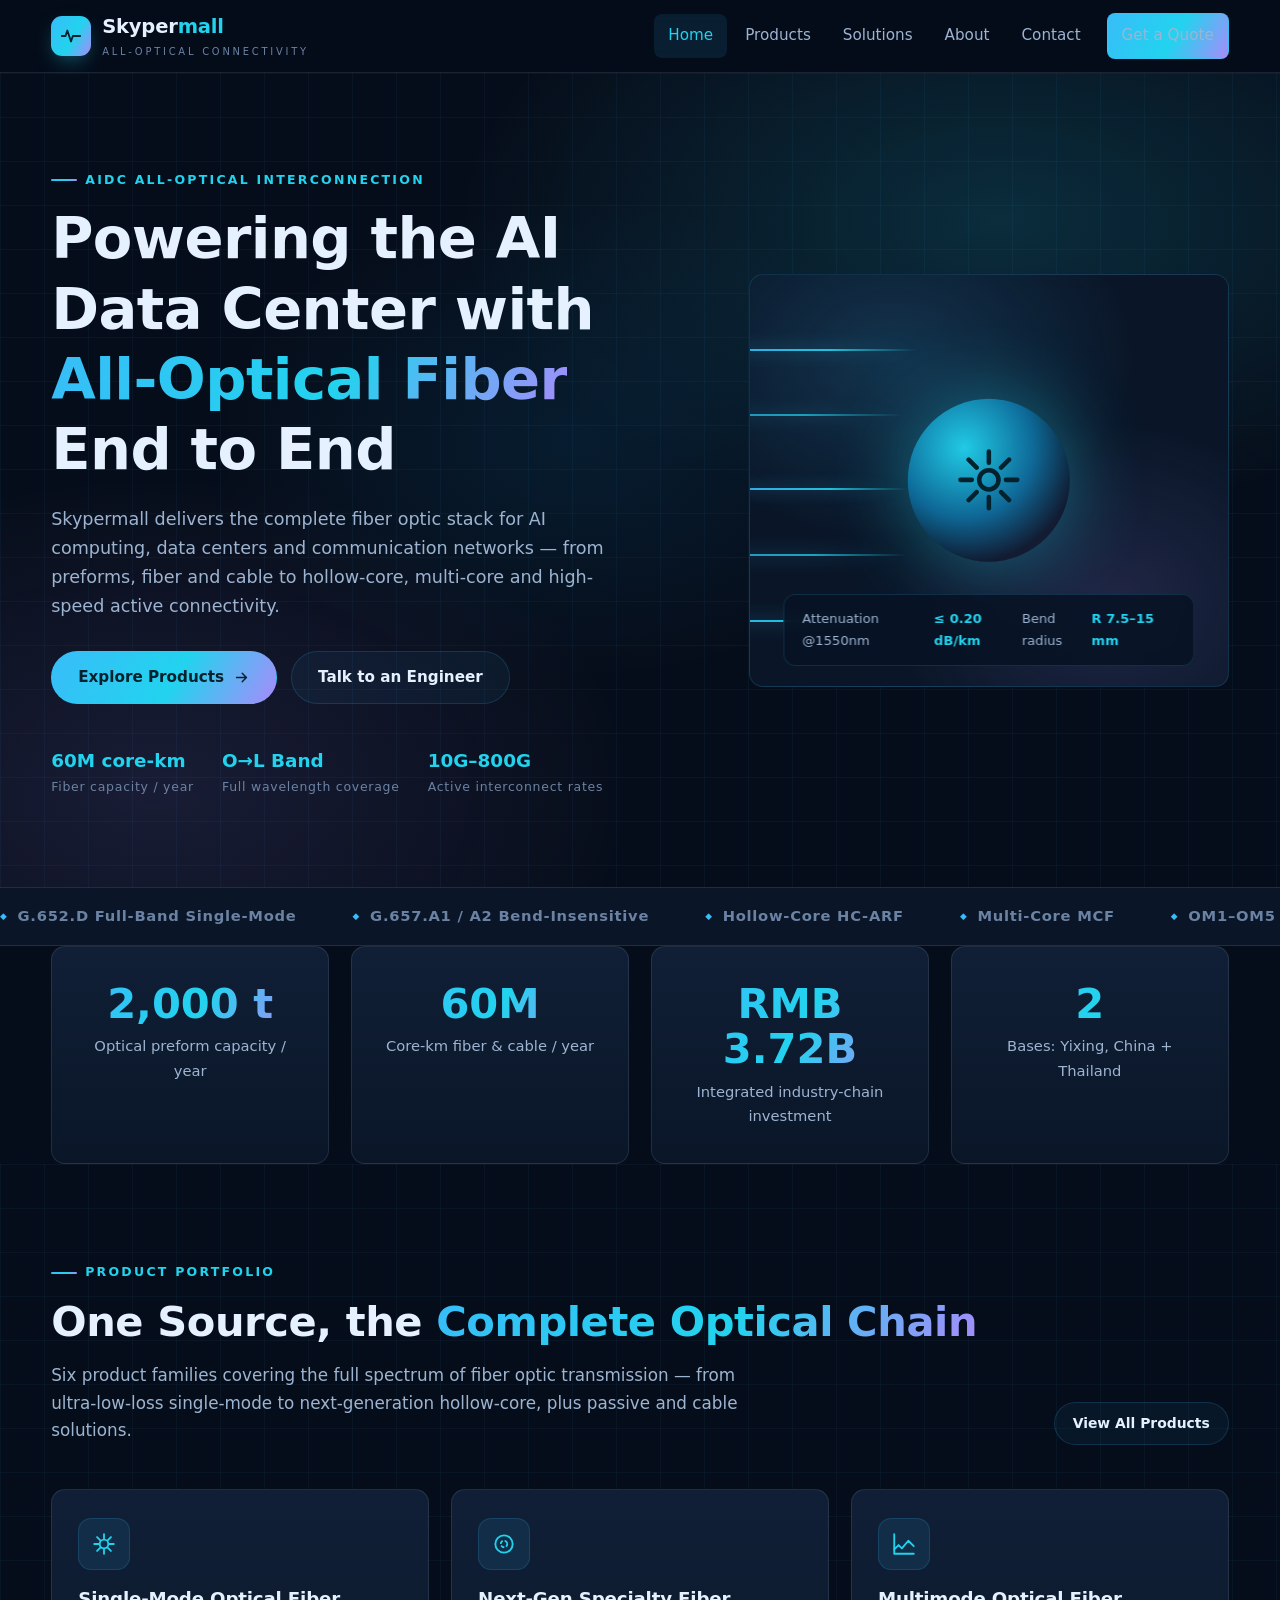
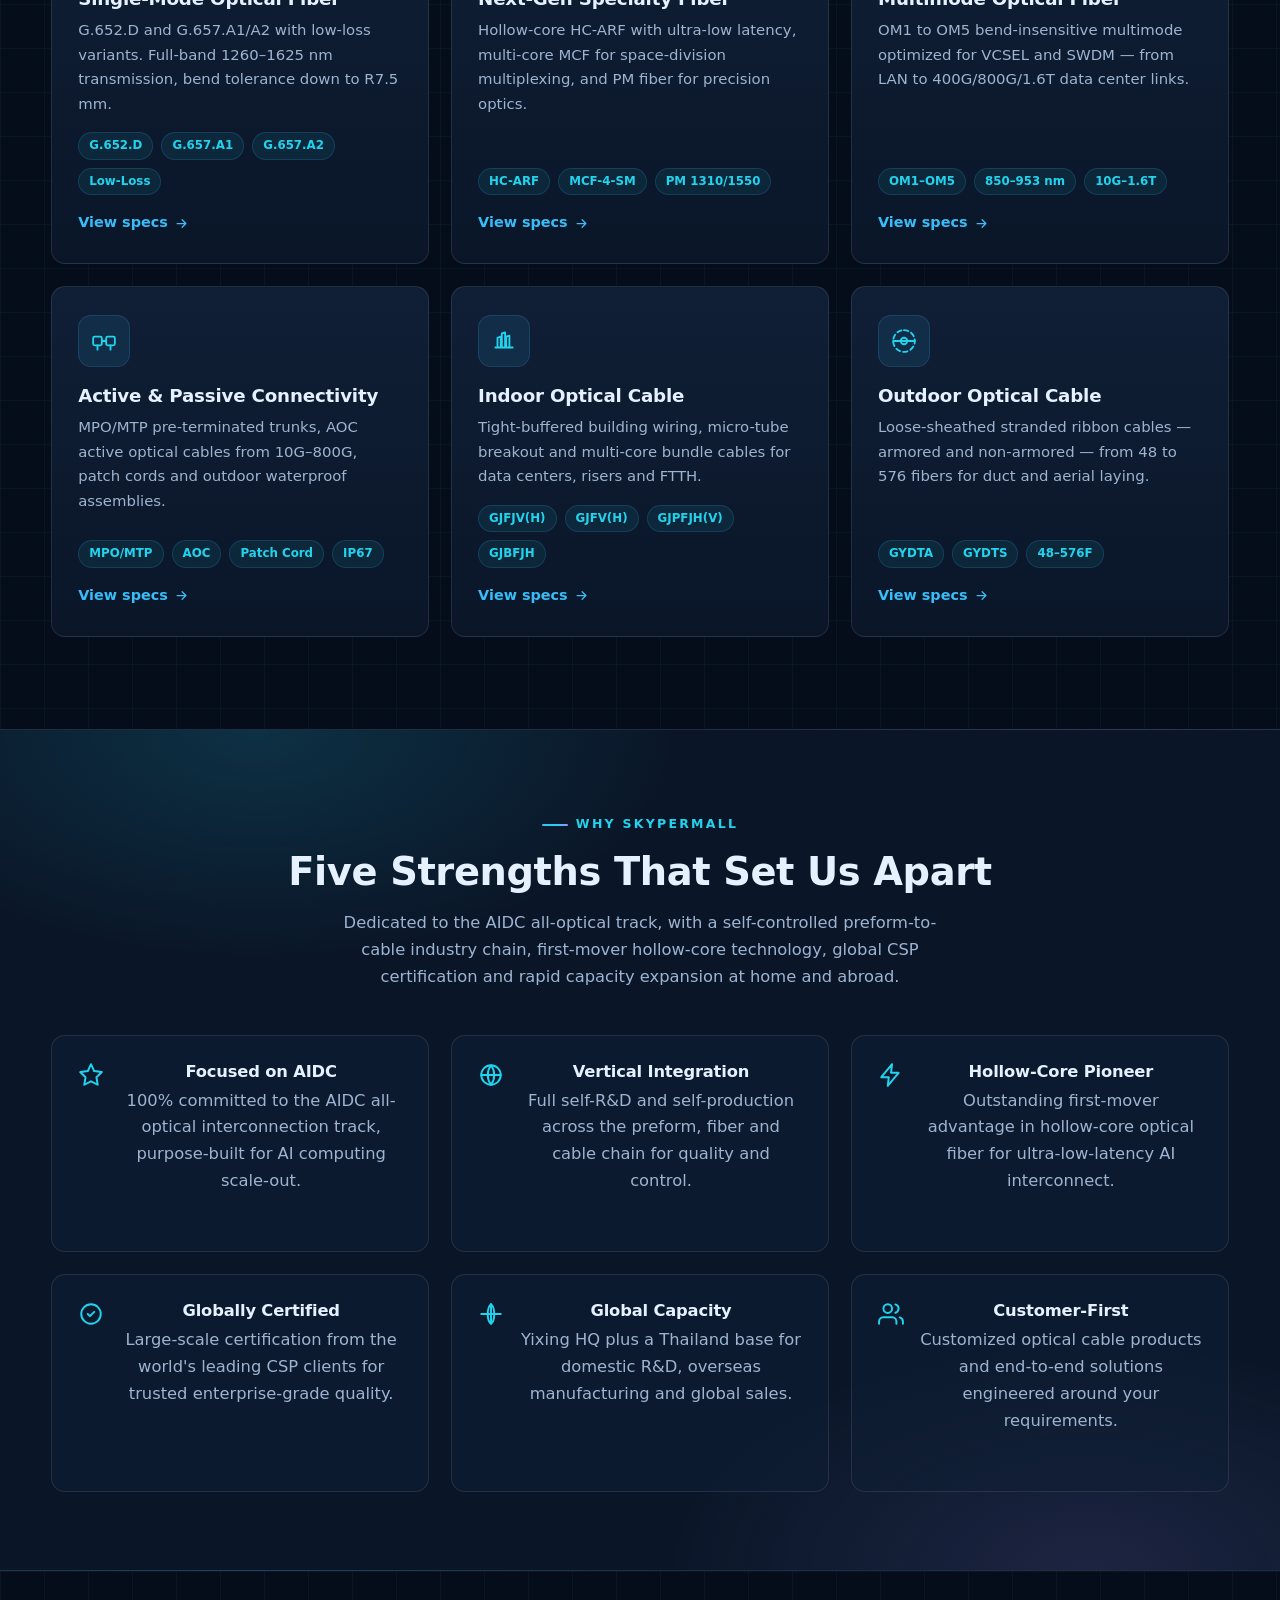
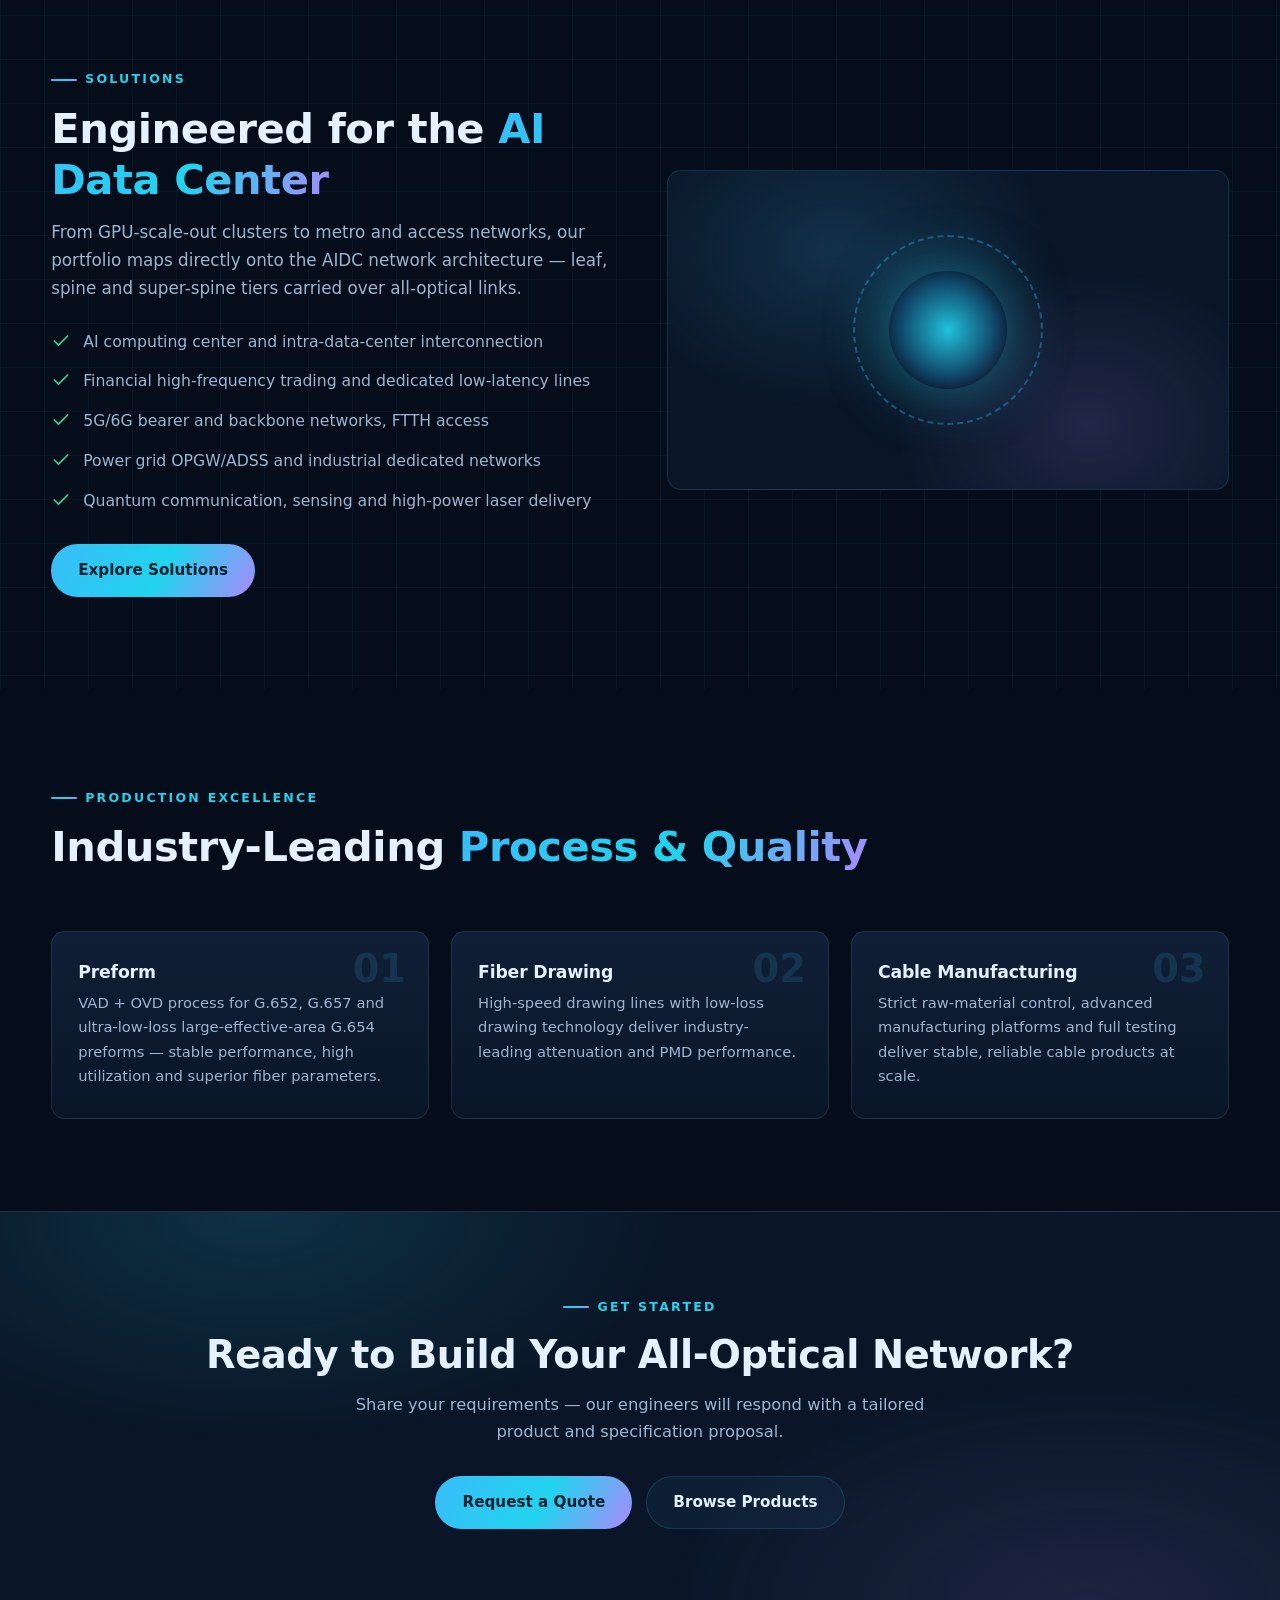
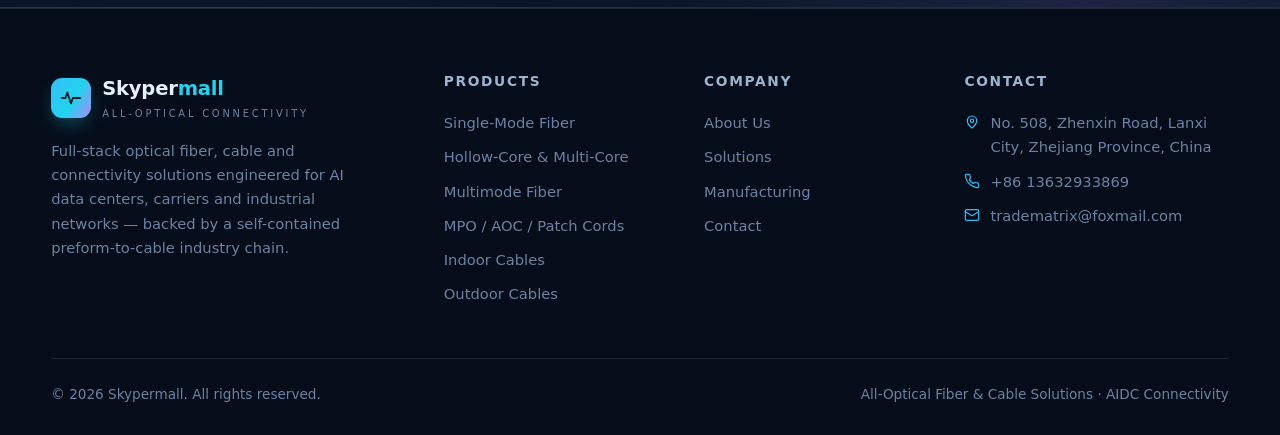
<file: index.html>
<!DOCTYPE html>
<html lang="en">
<head>
  <meta charset="UTF-8" />
  <meta name="viewport" content="width=device-width, initial-scale=1.0" />
  <title>Skypermall — AIDC All-Optical Fiber & Cable Solutions</title>
  <meta name="description" content="Skypermall delivers full-stack fiber optic solutions for AI data centers — single-mode, hollow-core, multi-core and multimode optical fibers, MPO/AOC connectivity and optical cables." />
  <link rel="stylesheet" href="css/style.css" />
  <link rel="icon" href="data:image/svg+xml,<svg xmlns='http://www.w3.org/2000/svg' viewBox='0 0 24 24'><circle cx='12' cy='12' r='9' fill='none' stroke='%2338bdf8' stroke-width='2'/><circle cx='12' cy='12' r='3' fill='%2322d3ee'/></svg>" />
</head>
<body>
  <header class="site-header">
    <div class="container nav">
      <a href="index.html" class="brand">
        <span class="brand-mark">
          <svg viewBox="0 0 24 24" fill="none" stroke="currentColor" stroke-width="2" stroke-linecap="round" stroke-linejoin="round"><path d="M2 12h4l2-6 4 12 2-6h8"/></svg>
        </span>
        <span>
          <span class="brand-name">Skyper<span>mall</span></span>
          <span class="brand-tag">All-Optical Connectivity</span>
        </span>
      </a>
      <nav class="nav-links" id="nav-links">
        <a href="index.html">Home</a>
        <a href="products.html">Products</a>
        <a href="solutions.html">Solutions</a>
        <a href="about.html">About</a>
        <a href="contact.html">Contact</a>
        <span class="nav-cta"><a href="contact.html" class="btn btn-primary btn-sm">Get a Quote</a></span>
      </nav>
      <button class="nav-toggle" aria-label="Menu" aria-expanded="false">
        <svg viewBox="0 0 24 24" fill="none" stroke="currentColor" stroke-width="2" stroke-linecap="round"><use href="#icon-menu"/></svg>
      </button>
    </div>
  </header>

  <section class="hero bg-grid">
    <div class="container hero-inner">
      <div class="hero-copy">
        <span class="eyebrow">AIDC All-Optical Interconnection</span>
        <h1>Powering the AI Data Center with <span class="grad-text">All-Optical Fiber</span> End to End</h1>
        <p>Skypermall delivers the complete fiber optic stack for AI computing, data centers and communication networks — from preforms, fiber and cable to hollow-core, multi-core and high-speed active connectivity.</p>
        <div class="hero-actions">
          <a href="products.html" class="btn btn-primary">
            Explore Products
            <svg viewBox="0 0 24 24" fill="none" stroke="currentColor" stroke-width="2" stroke-linecap="round" stroke-linejoin="round"><path d="M5 12h14M13 6l6 6-6 6"/></svg>
          </a>
          <a href="contact.html" class="btn btn-ghost">Talk to an Engineer</a>
        </div>
        <div class="hero-meta">
          <div><div class="stat-num">60M core-km</div><div class="stat-label">Fiber capacity / year</div></div>
          <div><div class="stat-num">O→L Band</div><div class="stat-label">Full wavelength coverage</div></div>
          <div><div class="stat-num">10G–800G</div><div class="stat-label">Active interconnect rates</div></div>
        </div>
      </div>
      <div class="hero-visual">
        <div class="fiber-wrap">
          <div class="fiber-lines"><span></span><span></span><span></span><span></span><span></span></div>
          <div class="fiber-core">
            <svg viewBox="0 0 24 24" fill="none" stroke="currentColor" stroke-width="1.6" stroke-linecap="round" stroke-linejoin="round"><circle cx="12" cy="12" r="3.4"/><path d="M12 2v4M12 18v4M2 12h4M18 12h4M4.9 4.9l2.8 2.8M16.3 16.3l2.8 2.8M19.1 4.9l-2.8 2.8M7.7 16.3l-2.8 2.8"/></svg>
          </div>
          <div class="fiber-badge">
            <span>Attenuation @1550nm</span><b>≤ 0.20 dB/km</b>
            <span>Bend radius</span><b>R 7.5–15 mm</b>
          </div>
        </div>
      </div>
    </div>
  </section>

  <div class="marquee" aria-hidden="true">
    <div class="marquee-track">
      <span>G.652.D Full-Band Single-Mode</span>
      <span>G.657.A1 / A2 Bend-Insensitive</span>
      <span>Hollow-Core HC-ARF</span>
      <span>Multi-Core MCF</span>
      <span>OM1–OM5 Multimode</span>
      <span>PM 1310 / 1550</span>
      <span>MPO / MTP Patch Cords</span>
      <span>AOC 10G–800G</span>
      <span>Indoor & Outdoor Cables</span>
      <span>GYDTA / GYDTS 48–576F</span>
    </div>
  </div>

  <section class="stats-band">
    <div class="container">
      <div class="stats-grid">
        <div class="stat-card reveal">
          <div class="num">2,000 t</div>
          <div class="lbl">Optical preform capacity / year</div>
        </div>
        <div class="stat-card reveal">
          <div class="num">60M</div>
          <div class="lbl">Core-km fiber & cable / year</div>
        </div>
        <div class="stat-card reveal">
          <div class="num">RMB 3.72B</div>
          <div class="lbl">Integrated industry-chain investment</div>
        </div>
        <div class="stat-card reveal">
          <div class="num">2</div>
          <div class="lbl">Bases: Yixing, China + Thailand</div>
        </div>
      </div>
    </div>
  </section>

  <section class="bg-grid">
    <div class="container">
      <div class="sec-head reveal">
        <div>
          <span class="eyebrow">Product Portfolio</span>
          <h2 class="section-title">One Source, the <span class="grad-text">Complete Optical Chain</span></h2>
          <p class="section-sub">Six product families covering the full spectrum of fiber optic transmission — from ultra-low-loss single-mode to next-generation hollow-core, plus passive and cable solutions.</p>
        </div>
        <a href="products.html" class="btn btn-ghost btn-sm">View All Products</a>
      </div>
      <div class="cards">
        <div class="card reveal">
          <div class="icon"><svg viewBox="0 0 24 24" fill="none" stroke="currentColor" stroke-width="1.7" stroke-linecap="round" stroke-linejoin="round"><path d="M12 3v4M12 17v4M3 12h4M17 12h4M5.6 5.6l2.8 2.8M15.6 15.6l2.8 2.8M18.4 5.6l-2.8 2.8M8.4 15.6l-2.8 2.8M12 8a4 4 0 100 8 4 4 0 000-8z"/></svg></div>
          <h3><a href="products.html#single-mode">Single-Mode Optical Fiber</a></h3>
          <p class="desc">G.652.D and G.657.A1/A2 with low-loss variants. Full-band 1260–1625 nm transmission, bend tolerance down to R7.5 mm.</p>
          <div class="meta"><span>G.652.D</span><span>G.657.A1</span><span>G.657.A2</span><span>Low-Loss</span></div>
          <a class="more" href="products.html#single-mode">View specs <svg viewBox="0 0 24 24" fill="none" stroke="currentColor" stroke-width="2" stroke-linecap="round" stroke-linejoin="round"><path d="M5 12h14M13 6l6 6-6 6"/></svg></a>
        </div>
        <div class="card reveal">
          <div class="icon"><svg viewBox="0 0 24 24" fill="none" stroke="currentColor" stroke-width="1.7" stroke-linecap="round" stroke-linejoin="round"><circle cx="12" cy="12" r="8"/><circle cx="12" cy="12" r="3" stroke-dasharray="2 3"/></svg></div>
          <h3><a href="products.html#specialty">Next-Gen Specialty Fiber</a></h3>
          <p class="desc">Hollow-core HC-ARF with ultra-low latency, multi-core MCF for space-division multiplexing, and PM fiber for precision optics.</p>
          <div class="meta"><span>HC-ARF</span><span>MCF-4-SM</span><span>PM 1310/1550</span></div>
          <a class="more" href="products.html#specialty">View specs <svg viewBox="0 0 24 24" fill="none" stroke="currentColor" stroke-width="2" stroke-linecap="round" stroke-linejoin="round"><path d="M5 12h14M13 6l6 6-6 6"/></svg></a>
        </div>
        <div class="card reveal">
          <div class="icon"><svg viewBox="0 0 24 24" fill="none" stroke="currentColor" stroke-width="1.7" stroke-linecap="round" stroke-linejoin="round"><path d="M3 17l4-4 3 3 6-7 5 5"/><path d="M3 3v18h18"/></svg></div>
          <h3><a href="products.html#multimode">Multimode Optical Fiber</a></h3>
          <p class="desc">OM1 to OM5 bend-insensitive multimode optimized for VCSEL and SWDM — from LAN to 400G/800G/1.6T data center links.</p>
          <div class="meta"><span>OM1–OM5</span><span>850–953 nm</span><span>10G–1.6T</span></div>
          <a class="more" href="products.html#multimode">View specs <svg viewBox="0 0 24 24" fill="none" stroke="currentColor" stroke-width="2" stroke-linecap="round" stroke-linejoin="round"><path d="M5 12h14M13 6l6 6-6 6"/></svg></a>
        </div>
        <div class="card reveal">
          <div class="icon"><svg viewBox="0 0 24 24" fill="none" stroke="currentColor" stroke-width="1.7" stroke-linecap="round" stroke-linejoin="round"><rect x="2" y="8" width="8" height="8" rx="1.4"/><rect x="14" y="8" width="8" height="8" rx="1.4"/><path d="M10 12h4M6 20v-4M18 20v-4"/></svg></div>
          <h3><a href="products.html#passive">Active & Passive Connectivity</a></h3>
          <p class="desc">MPO/MTP pre-terminated trunks, AOC active optical cables from 10G–800G, patch cords and outdoor waterproof assemblies.</p>
          <div class="meta"><span>MPO/MTP</span><span>AOC</span><span>Patch Cord</span><span>IP67</span></div>
          <a class="more" href="products.html#passive">View specs <svg viewBox="0 0 24 24" fill="none" stroke="currentColor" stroke-width="2" stroke-linecap="round" stroke-linejoin="round"><path d="M5 12h14M13 6l6 6-6 6"/></svg></a>
        </div>
        <div class="card reveal">
          <div class="icon"><svg viewBox="0 0 24 24" fill="none" stroke="currentColor" stroke-width="1.7" stroke-linecap="round" stroke-linejoin="round"><path d="M4 18h16M6 18V9l3-1v10M10 18V5l3-1v14M14 18V8l3-1v11"/></svg></div>
          <h3><a href="products.html#indoor-cable">Indoor Optical Cable</a></h3>
          <p class="desc">Tight-buffered building wiring, micro-tube breakout and multi-core bundle cables for data centers, risers and FTTH.</p>
          <div class="meta"><span>GJFJV(H)</span><span>GJFV(H)</span><span>GJPFJH(V)</span><span>GJBFJH</span></div>
          <a class="more" href="products.html#indoor-cable">View specs <svg viewBox="0 0 24 24" fill="none" stroke="currentColor" stroke-width="2" stroke-linecap="round" stroke-linejoin="round"><path d="M5 12h14M13 6l6 6-6 6"/></svg></a>
        </div>
        <div class="card reveal">
          <div class="icon"><svg viewBox="0 0 24 24" fill="none" stroke="currentColor" stroke-width="1.7" stroke-linecap="round" stroke-linejoin="round"><circle cx="12" cy="12" r="3"/><path d="M12 2a10 10 0 010 20 10 10 0 010-20z" stroke-dasharray="4 3"/><path d="M2 12h20"/></svg></div>
          <h3><a href="products.html#outdoor-cable">Outdoor Optical Cable</a></h3>
          <p class="desc">Loose-sheathed stranded ribbon cables — armored and non-armored — from 48 to 576 fibers for duct and aerial laying.</p>
          <div class="meta"><span>GYDTA</span><span>GYDTS</span><span>48–576F</span></div>
          <a class="more" href="products.html#outdoor-cable">View specs <svg viewBox="0 0 24 24" fill="none" stroke="currentColor" stroke-width="2" stroke-linecap="round" stroke-linejoin="round"><path d="M5 12h14M13 6l6 6-6 6"/></svg></a>
        </div>
      </div>
    </div>
  </section>

  <section class="cta-band">
    <div class="container">
      <span class="eyebrow">Why Skypermall</span>
      <h2>Five Strengths That Set Us Apart</h2>
      <p>Dedicated to the AIDC all-optical track, with a self-controlled preform-to-cable industry chain, first-mover hollow-core technology, global CSP certification and rapid capacity expansion at home and abroad.</p>
    </div>
    <div class="container" style="margin-top:44px">
      <div class="features">
        <div class="feature reveal">
          <div class="ficon"><svg viewBox="0 0 24 24" fill="none" stroke="currentColor" stroke-width="1.8" stroke-linecap="round" stroke-linejoin="round"><path d="M12 2l2.9 6.3L22 9.3l-5 4.8 1.2 6.9L12 17.8 5.8 21l1.2-6.9-5-4.8 7.1-1z"/></svg></div>
          <div><h4>Focused on AIDC</h4><p>100% committed to the AIDC all-optical interconnection track, purpose-built for AI computing scale-out.</p></div>
        </div>
        <div class="feature reveal">
          <div class="ficon"><svg viewBox="0 0 24 24" fill="none" stroke="currentColor" stroke-width="1.8" stroke-linecap="round" stroke-linejoin="round"><circle cx="12" cy="12" r="9"/><path d="M3 12h18M12 3a15 15 0 010 18M12 3a15 15 0 000 18"/></svg></div>
          <div><h4>Vertical Integration</h4><p>Full self-R&D and self-production across the preform, fiber and cable chain for quality and control.</p></div>
        </div>
        <div class="feature reveal">
          <div class="ficon"><svg viewBox="0 0 24 24" fill="none" stroke="currentColor" stroke-width="1.8" stroke-linecap="round" stroke-linejoin="round"><path d="M13 2L3 14h7l-1 8 10-12h-7l1-8z"/></svg></div>
          <div><h4>Hollow-Core Pioneer</h4><p>Outstanding first-mover advantage in hollow-core optical fiber for ultra-low-latency AI interconnect.</p></div>
        </div>
        <div class="feature reveal">
          <div class="ficon"><svg viewBox="0 0 24 24" fill="none" stroke="currentColor" stroke-width="1.8" stroke-linecap="round" stroke-linejoin="round"><path d="M9 12l2 2 4-4"/><circle cx="12" cy="12" r="9"/></svg></div>
          <div><h4>Globally Certified</h4><p>Large-scale certification from the world's leading CSP clients for trusted enterprise-grade quality.</p></div>
        </div>
        <div class="feature reveal">
          <div class="ficon"><svg viewBox="0 0 24 24" fill="none" stroke="currentColor" stroke-width="1.8" stroke-linecap="round" stroke-linejoin="round"><path d="M3 12h18M12 3v18"/><path d="M12 3c4 3 4 15 0 18M12 3c-4 3-4 15 0 18"/></svg></div>
          <div><h4>Global Capacity</h4><p>Yixing HQ plus a Thailand base for domestic R&D, overseas manufacturing and global sales.</p></div>
        </div>
        <div class="feature reveal">
          <div class="ficon"><svg viewBox="0 0 24 24" fill="none" stroke="currentColor" stroke-width="1.8" stroke-linecap="round" stroke-linejoin="round"><path d="M17 21v-2a4 4 0 00-4-4H5a4 4 0 00-4 4v2"/><circle cx="9" cy="7" r="4"/><path d="M23 21v-2a4 4 0 00-3-3.87M16 3.13a4 4 0 010 7.75"/></svg></div>
          <div><h4>Customer-First</h4><p>Customized optical cable products and end-to-end solutions engineered around your requirements.</p></div>
        </div>
      </div>
    </div>
  </section>

  <section class="bg-grid">
    <div class="container">
      <div class="split">
        <div>
          <span class="eyebrow">Solutions</span>
          <h2 class="section-title">Engineered for the <span class="grad-text">AI Data Center</span></h2>
          <p class="section-sub">From GPU-scale-out clusters to metro and access networks, our portfolio maps directly onto the AIDC network architecture — leaf, spine and super-spine tiers carried over all-optical links.</p>
          <ul class="checks">
            <li><svg viewBox="0 0 24 24" fill="none" stroke="currentColor" stroke-width="2" stroke-linecap="round" stroke-linejoin="round"><path d="M20 6L9 17l-5-5"/></svg>AI computing center and intra-data-center interconnection</li>
            <li><svg viewBox="0 0 24 24" fill="none" stroke="currentColor" stroke-width="2" stroke-linecap="round" stroke-linejoin="round"><path d="M20 6L9 17l-5-5"/></svg>Financial high-frequency trading and dedicated low-latency lines</li>
            <li><svg viewBox="0 0 24 24" fill="none" stroke="currentColor" stroke-width="2" stroke-linecap="round" stroke-linejoin="round"><path d="M20 6L9 17l-5-5"/></svg>5G/6G bearer and backbone networks, FTTH access</li>
            <li><svg viewBox="0 0 24 24" fill="none" stroke="currentColor" stroke-width="2" stroke-linecap="round" stroke-linejoin="round"><path d="M20 6L9 17l-5-5"/></svg>Power grid OPGW/ADSS and industrial dedicated networks</li>
            <li><svg viewBox="0 0 24 24" fill="none" stroke="currentColor" stroke-width="2" stroke-linecap="round" stroke-linejoin="round"><path d="M20 6L9 17l-5-5"/></svg>Quantum communication, sensing and high-power laser delivery</li>
          </ul>
          <div style="margin-top:30px">
            <a href="solutions.html" class="btn btn-primary">Explore Solutions</a>
          </div>
        </div>
        <div class="split-visual">
          <div class="ring"></div>
        </div>
      </div>
    </div>
  </section>

  <section>
    <div class="container">
      <div class="sec-head reveal">
        <div>
          <span class="eyebrow">Production Excellence</span>
          <h2 class="section-title">Industry-Leading <span class="grad-text">Process & Quality</span></h2>
        </div>
      </div>
      <div class="steps">
        <div class="step reveal">
          <h3>Preform</h3>
          <p>VAD + OVD process for G.652, G.657 and ultra-low-loss large-effective-area G.654 preforms — stable performance, high utilization and superior fiber parameters.</p>
        </div>
        <div class="step reveal">
          <h3>Fiber Drawing</h3>
          <p>High-speed drawing lines with low-loss drawing technology deliver industry-leading attenuation and PMD performance.</p>
        </div>
        <div class="step reveal">
          <h3>Cable Manufacturing</h3>
          <p>Strict raw-material control, advanced manufacturing platforms and full testing deliver stable, reliable cable products at scale.</p>
        </div>
      </div>
    </div>
  </section>

  <section class="cta-band">
    <div class="container">
      <span class="eyebrow">Get Started</span>
      <h2>Ready to Build Your All-Optical Network?</h2>
      <p>Share your requirements — our engineers will respond with a tailored product and specification proposal.</p>
      <div class="cta-actions">
        <a href="contact.html" class="btn btn-primary">Request a Quote</a>
        <a href="products.html" class="btn btn-ghost">Browse Products</a>
      </div>
    </div>
  </section>

  <footer class="site-footer">
    <div class="container">
      <div class="footer-grid">
        <div class="footer-brand">
          <a href="index.html" class="brand">
            <span class="brand-mark"><svg viewBox="0 0 24 24" fill="none" stroke="currentColor" stroke-width="2" stroke-linecap="round" stroke-linejoin="round"><path d="M2 12h4l2-6 4 12 2-6h8"/></svg></span>
            <span>
              <span class="brand-name">Skyper<span>mall</span></span>
              <span class="brand-tag">All-Optical Connectivity</span>
            </span>
          </a>
          <p>Full-stack optical fiber, cable and connectivity solutions engineered for AI data centers, carriers and industrial networks — backed by a self-contained preform-to-cable industry chain.</p>
        </div>
        <div class="footer-col">
          <h4>Products</h4>
          <a href="products.html#single-mode">Single-Mode Fiber</a>
          <a href="products.html#specialty">Hollow-Core & Multi-Core</a>
          <a href="products.html#multimode">Multimode Fiber</a>
          <a href="products.html#passive">MPO / AOC / Patch Cords</a>
          <a href="products.html#indoor-cable">Indoor Cables</a>
          <a href="products.html#outdoor-cable">Outdoor Cables</a>
        </div>
        <div class="footer-col">
          <h4>Company</h4>
          <a href="about.html">About Us</a>
          <a href="solutions.html">Solutions</a>
          <a href="about.html#capability">Manufacturing</a>
          <a href="contact.html">Contact</a>
        </div>
        <div class="footer-col">
          <h4>Contact</h4>
          <ul class="footer-contact">
            <li><svg viewBox="0 0 24 24" fill="none" stroke="currentColor" stroke-width="1.8" stroke-linecap="round" stroke-linejoin="round"><path d="M12 21s-7-5.6-7-11a7 7 0 0114 0c0 5.4-7 11-7 11z"/><circle cx="12" cy="10" r="2.5"/></svg><span>No. 508, Zhenxin Road, Lanxi City, Zhejiang Province, China</span></li>
            <li><svg viewBox="0 0 24 24" fill="none" stroke="currentColor" stroke-width="1.8" stroke-linecap="round" stroke-linejoin="round"><path d="M22 16.9v3a2 2 0 01-2.2 2 19.8 19.8 0 01-8.6-3.1 19.5 19.5 0 01-6-6A19.8 19.8 0 012.1 4.2 2 2 0 014.1 2h3a2 2 0 012 1.7c.1.9.3 1.8.6 2.7a2 2 0 01-.5 2.1L8 9.9a16 16 0 006 6l1.4-1.2a2 2 0 012.1-.5c.9.3 1.8.5 2.7.6a2 2 0 011.7 2z"/></svg><span>+86 13632933869</span></li>
            <li><svg viewBox="0 0 24 24" fill="none" stroke="currentColor" stroke-width="1.8" stroke-linecap="round" stroke-linejoin="round"><rect x="2" y="4" width="20" height="16" rx="2"/><path d="M22 7l-10 6L2 7"/></svg><span>tradematrix@foxmail.com</span></li>
          </ul>
        </div>
      </div>
      <div class="footer-bottom">
        <span>&copy; <span class="footer-year">2026</span> Skypermall. All rights reserved.</span>
        <span>All-Optical Fiber & Cable Solutions · AIDC Connectivity</span>
      </div>
    </div>
  </footer>

  <button class="back-to-top" aria-label="Back to top">
    <svg viewBox="0 0 24 24" fill="none" stroke="currentColor" stroke-width="2" stroke-linecap="round" stroke-linejoin="round"><path d="M12 19V5M5 12l7-7 7 7"/></svg>
  </button>

  <svg width="0" height="0" style="position:absolute" aria-hidden="true">
    <defs>
      <symbol id="icon-menu" viewBox="0 0 24 24"><path d="M3 6h18M3 12h18M3 18h18"/></symbol>
      <symbol id="icon-close" viewBox="0 0 24 24"><path d="M18 6L6 18M6 6l12 12"/></symbol>
    </defs>
  </svg>

  <script src="js/main.js"></script>
</body>
</html>
</file>
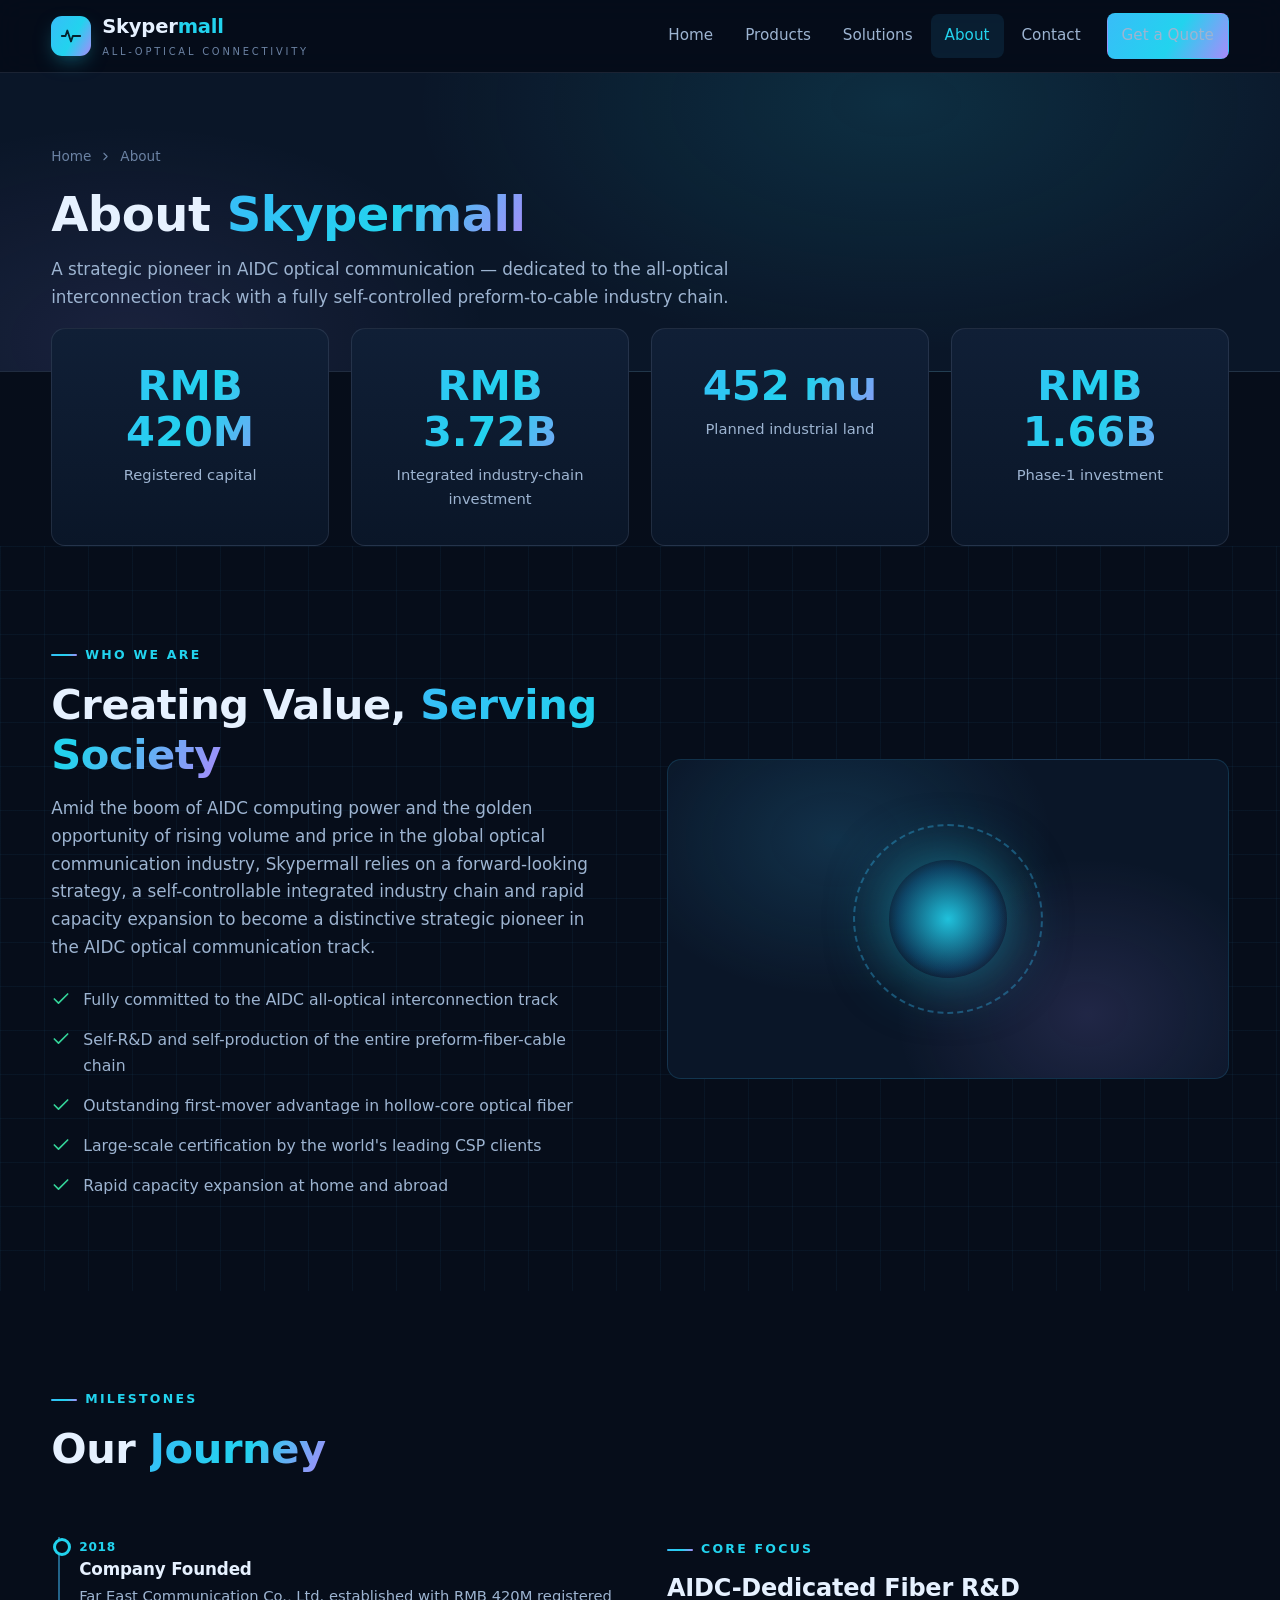
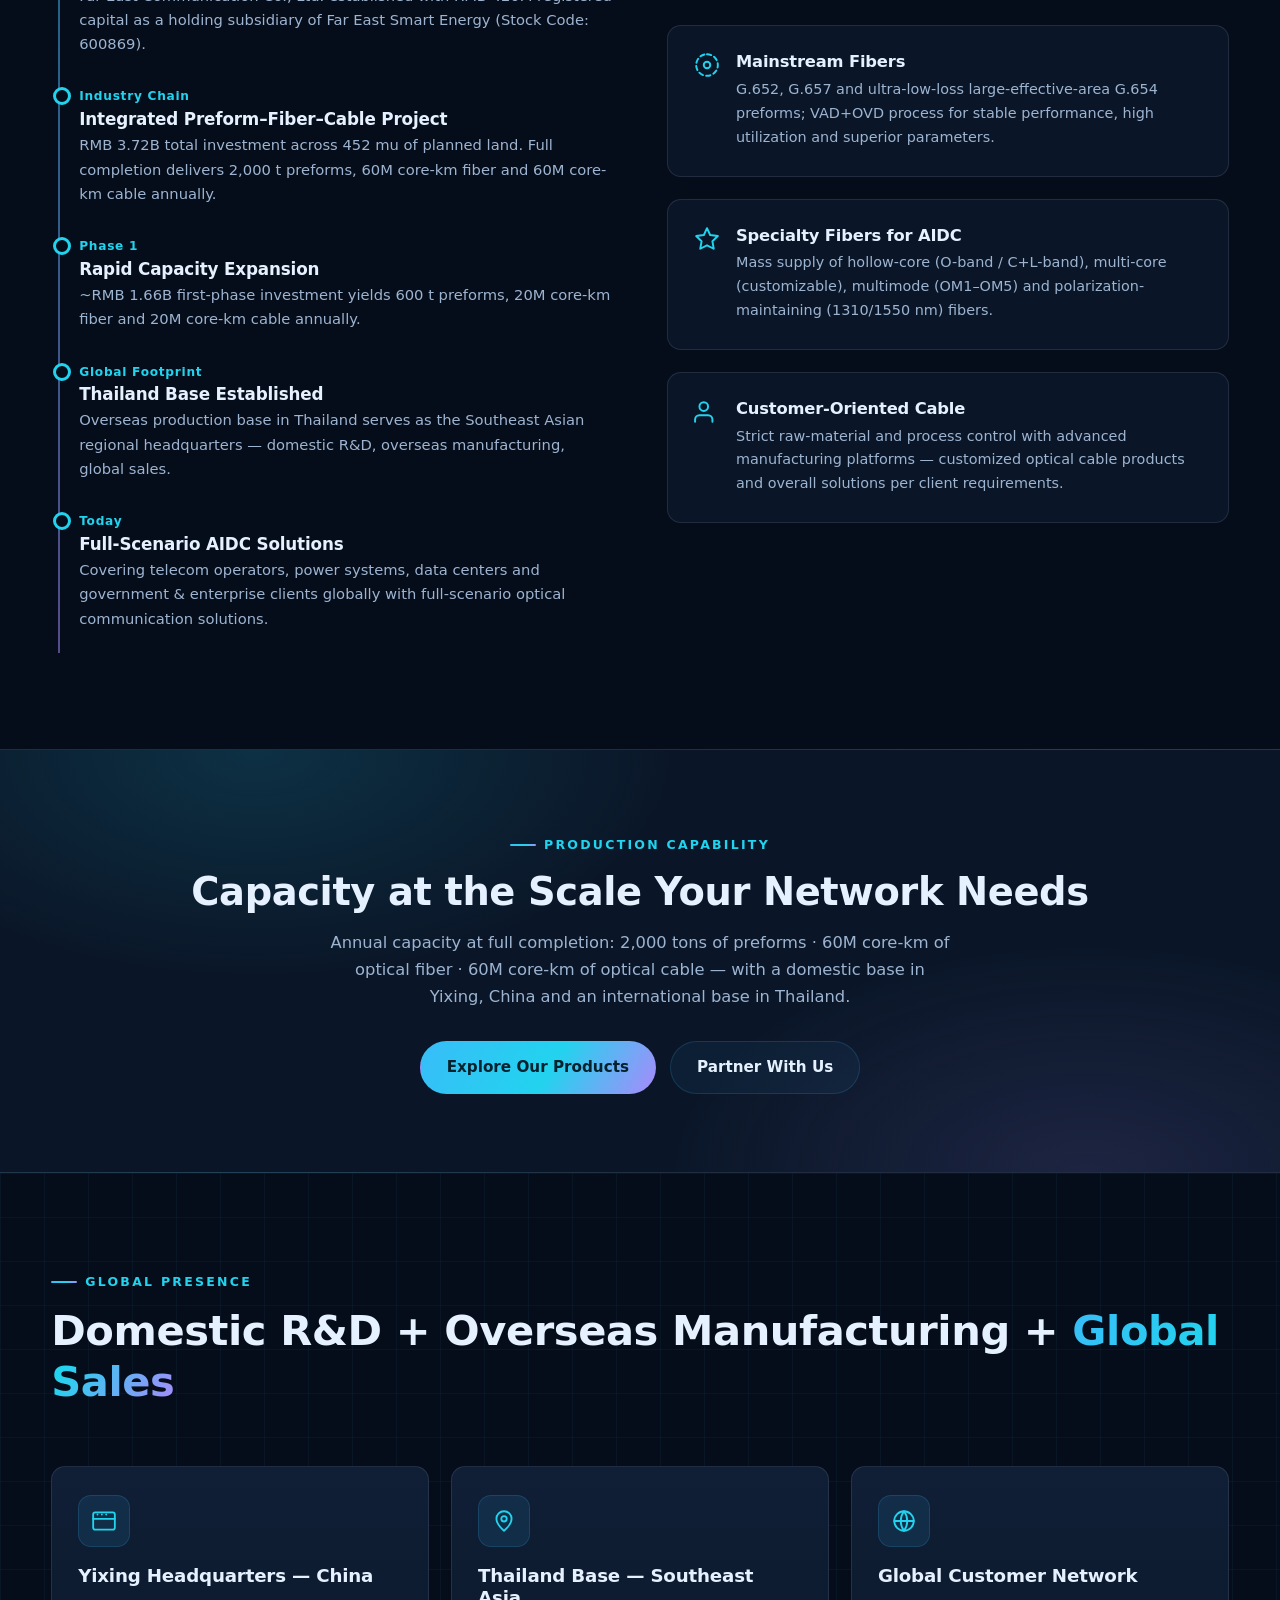
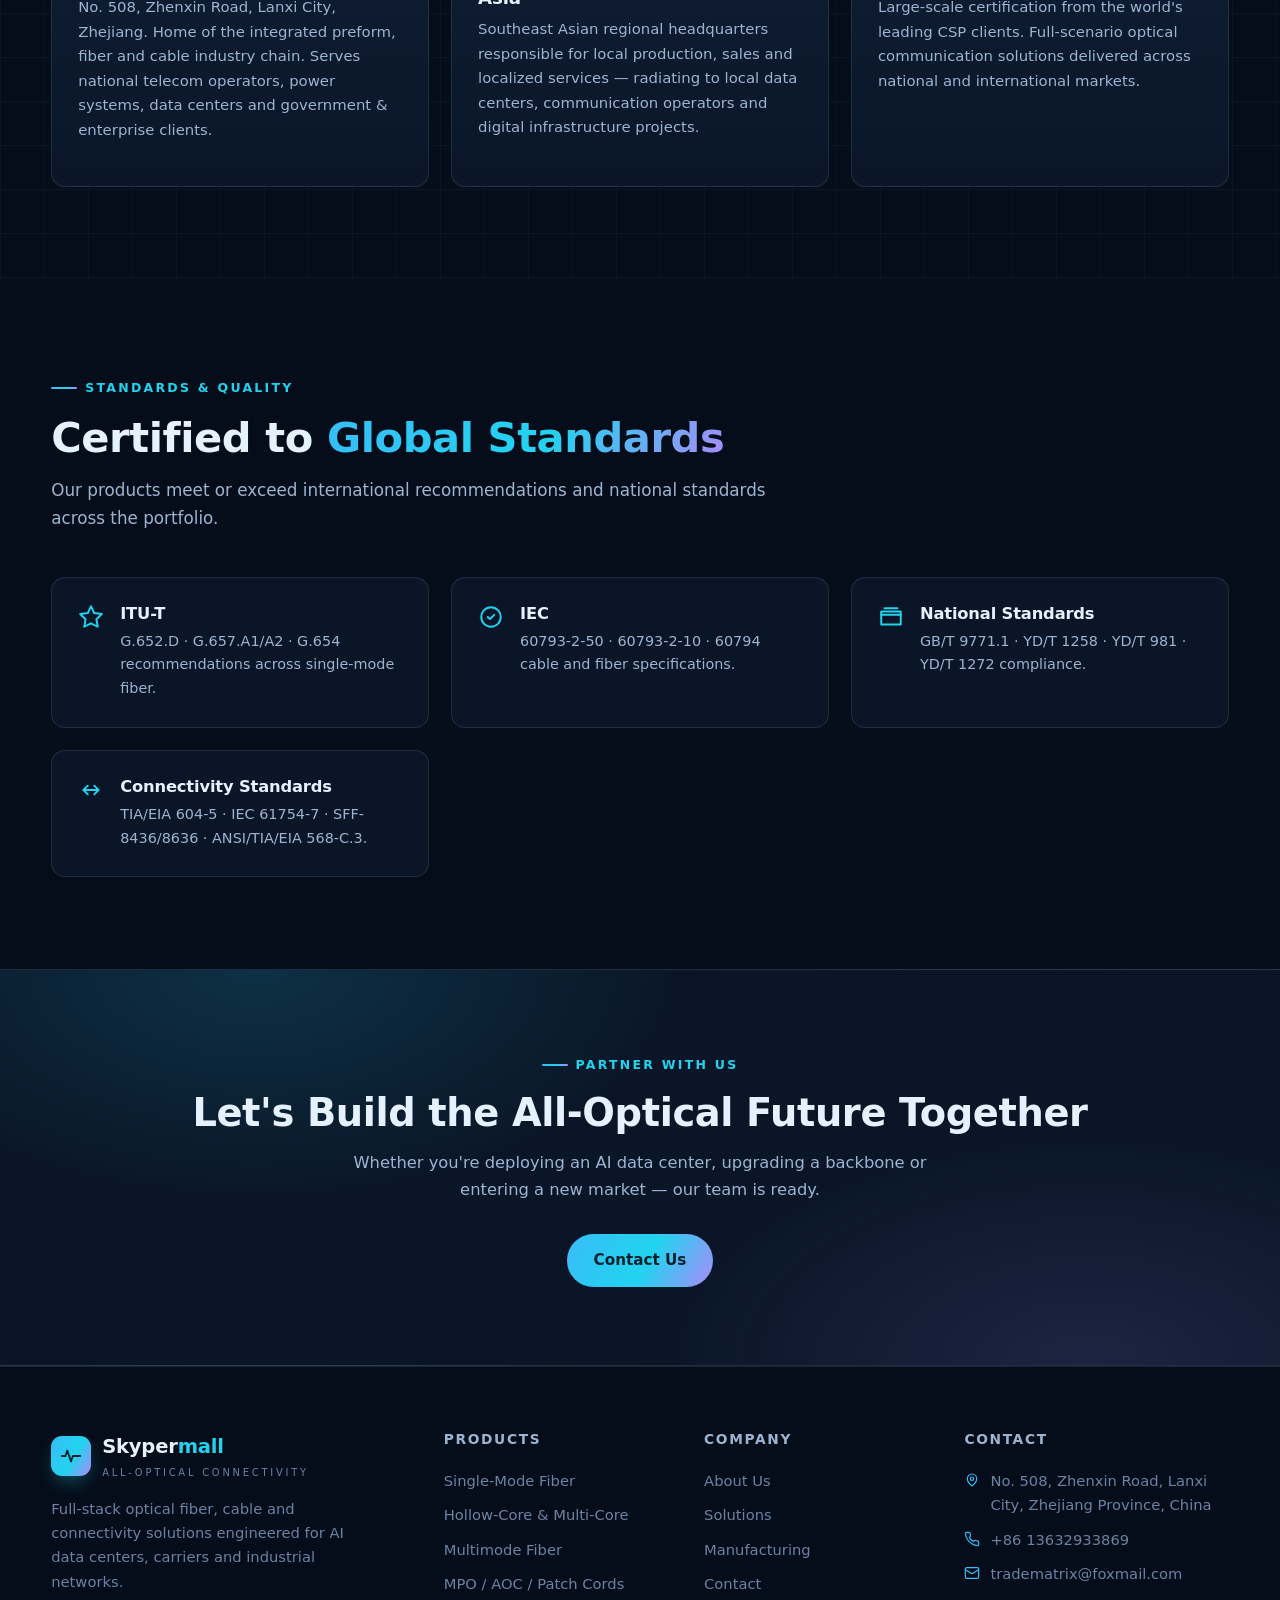
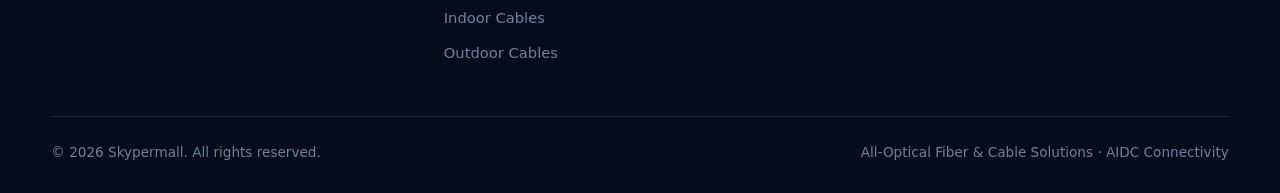
<file: about.html>
<!DOCTYPE html>
<html lang="en">
<head>
  <meta charset="UTF-8" />
  <meta name="viewport" content="width=device-width, initial-scale=1.0" />
  <title>About Us — Skypermall All-Optical Connectivity</title>
  <meta name="description" content="Skypermall delivers AIDC all-optical interconnection solutions backed by a self-controlled preform-fiber-cable industry chain with manufacturing bases in China and Thailand." />
  <link rel="stylesheet" href="css/style.css" />
  <link rel="icon" href="data:image/svg+xml,<svg xmlns='http://www.w3.org/2000/svg' viewBox='0 0 24 24'><circle cx='12' cy='12' r='9' fill='none' stroke='%2338bdf8' stroke-width='2'/><circle cx='12' cy='12' r='3' fill='%2322d3ee'/></svg>" />
</head>
<body>
  <header class="site-header">
    <div class="container nav">
      <a href="index.html" class="brand">
        <span class="brand-mark"><svg viewBox="0 0 24 24" fill="none" stroke="currentColor" stroke-width="2" stroke-linecap="round" stroke-linejoin="round"><path d="M2 12h4l2-6 4 12 2-6h8"/></svg></span>
        <span>
          <span class="brand-name">Skyper<span>mall</span></span>
          <span class="brand-tag">All-Optical Connectivity</span>
        </span>
      </a>
      <nav class="nav-links" id="nav-links">
        <a href="index.html">Home</a>
        <a href="products.html">Products</a>
        <a href="solutions.html">Solutions</a>
        <a href="about.html">About</a>
        <a href="contact.html">Contact</a>
        <span class="nav-cta"><a href="contact.html" class="btn btn-primary btn-sm">Get a Quote</a></span>
      </nav>
      <button class="nav-toggle" aria-label="Menu" aria-expanded="false">
        <svg viewBox="0 0 24 24" fill="none" stroke="currentColor" stroke-width="2" stroke-linecap="round"><use href="#icon-menu"/></svg>
      </button>
    </div>
  </header>

  <section class="page-hero">
    <div class="container">
      <nav class="breadcrumb">
        <a href="index.html">Home</a>
        <svg viewBox="0 0 24 24" fill="none" stroke="currentColor" stroke-width="2" stroke-linecap="round" stroke-linejoin="round"><path d="M9 6l6 6-6 6"/></svg>
        <span>About</span>
      </nav>
      <h1>About <span class="grad-text">Skypermall</span></h1>
      <p>A strategic pioneer in AIDC optical communication — dedicated to the all-optical interconnection track with a fully self-controlled preform-to-cable industry chain.</p>
    </div>
  </section>

  <section class="stats-band" style="margin-top:-44px;position:relative;z-index:2">
    <div class="container">
      <div class="stats-grid">
        <div class="stat-card reveal">
          <div class="num">RMB 420M</div>
          <div class="lbl">Registered capital</div>
        </div>
        <div class="stat-card reveal">
          <div class="num">RMB 3.72B</div>
          <div class="lbl">Integrated industry-chain investment</div>
        </div>
        <div class="stat-card reveal">
          <div class="num">452 mu</div>
          <div class="lbl">Planned industrial land</div>
        </div>
        <div class="stat-card reveal">
          <div class="num">RMB 1.66B</div>
          <div class="lbl">Phase-1 investment</div>
        </div>
      </div>
    </div>
  </section>

  <section class="bg-grid">
    <div class="container">
      <div class="split">
        <div>
          <span class="eyebrow">Who We Are</span>
          <h2 class="section-title">Creating Value, <span class="grad-text">Serving Society</span></h2>
          <p class="section-sub">Amid the boom of AIDC computing power and the golden opportunity of rising volume and price in the global optical communication industry, Skypermall relies on a forward-looking strategy, a self-controllable integrated industry chain and rapid capacity expansion to become a distinctive strategic pioneer in the AIDC optical communication track.</p>
          <ul class="checks">
            <li><svg viewBox="0 0 24 24" fill="none" stroke="currentColor" stroke-width="2" stroke-linecap="round" stroke-linejoin="round"><path d="M20 6L9 17l-5-5"/></svg>Fully committed to the AIDC all-optical interconnection track</li>
            <li><svg viewBox="0 0 24 24" fill="none" stroke="currentColor" stroke-width="2" stroke-linecap="round" stroke-linejoin="round"><path d="M20 6L9 17l-5-5"/></svg>Self-R&D and self-production of the entire preform-fiber-cable chain</li>
            <li><svg viewBox="0 0 24 24" fill="none" stroke="currentColor" stroke-width="2" stroke-linecap="round" stroke-linejoin="round"><path d="M20 6L9 17l-5-5"/></svg>Outstanding first-mover advantage in hollow-core optical fiber</li>
            <li><svg viewBox="0 0 24 24" fill="none" stroke="currentColor" stroke-width="2" stroke-linecap="round" stroke-linejoin="round"><path d="M20 6L9 17l-5-5"/></svg>Large-scale certification by the world's leading CSP clients</li>
            <li><svg viewBox="0 0 24 24" fill="none" stroke="currentColor" stroke-width="2" stroke-linecap="round" stroke-linejoin="round"><path d="M20 6L9 17l-5-5"/></svg>Rapid capacity expansion at home and abroad</li>
          </ul>
        </div>
        <div class="split-visual">
          <div class="ring"></div>
        </div>
      </div>
    </div>
  </section>

  <section>
    <div class="container">
      <div class="sec-head reveal">
        <div>
          <span class="eyebrow">Milestones</span>
          <h2 class="section-title">Our <span class="grad-text">Journey</span></h2>
        </div>
      </div>
      <div class="split" style="align-items:start">
        <div class="timeline reveal">
          <div class="tl-item">
            <span class="tag">2018</span>
            <h4>Company Founded</h4>
            <p>Far East Communication Co., Ltd. established with RMB 420M registered capital as a holding subsidiary of Far East Smart Energy (Stock Code: 600869).</p>
          </div>
          <div class="tl-item">
            <span class="tag">Industry Chain</span>
            <h4>Integrated Preform–Fiber–Cable Project</h4>
            <p>RMB 3.72B total investment across 452 mu of planned land. Full completion delivers 2,000 t preforms, 60M core-km fiber and 60M core-km cable annually.</p>
          </div>
          <div class="tl-item">
            <span class="tag">Phase 1</span>
            <h4>Rapid Capacity Expansion</h4>
            <p>~RMB 1.66B first-phase investment yields 600 t preforms, 20M core-km fiber and 20M core-km cable annually.</p>
          </div>
          <div class="tl-item">
            <span class="tag">Global Footprint</span>
            <h4>Thailand Base Established</h4>
            <p>Overseas production base in Thailand serves as the Southeast Asian regional headquarters — domestic R&D, overseas manufacturing, global sales.</p>
          </div>
          <div class="tl-item">
            <span class="tag">Today</span>
            <h4>Full-Scenario AIDC Solutions</h4>
            <p>Covering telecom operators, power systems, data centers and government & enterprise clients globally with full-scenario optical communication solutions.</p>
          </div>
        </div>
        <div>
          <div class="sec-head" style="margin-bottom:22px">
            <div>
              <span class="eyebrow">Core Focus</span>
              <h3 style="font-size:1.5rem">AIDC-Dedicated Fiber R&D</h3>
            </div>
          </div>
          <div class="features" style="grid-template-columns:1fr">
            <div class="feature reveal">
              <div class="ficon"><svg viewBox="0 0 24 24" fill="none" stroke="currentColor" stroke-width="1.8" stroke-linecap="round" stroke-linejoin="round"><circle cx="12" cy="12" r="3"/><path d="M12 2a10 10 0 010 20 10 10 0 010-20z" stroke-dasharray="4 3"/></svg></div>
              <div><h4>Mainstream Fibers</h4><p>G.652, G.657 and ultra-low-loss large-effective-area G.654 preforms; VAD+OVD process for stable performance, high utilization and superior parameters.</p></div>
            </div>
            <div class="feature reveal">
              <div class="ficon"><svg viewBox="0 0 24 24" fill="none" stroke="currentColor" stroke-width="1.8" stroke-linecap="round" stroke-linejoin="round"><path d="M12 2l2.9 6.3L22 9.3l-5 4.8 1.2 6.9L12 17.8 5.8 21l1.2-6.9-5-4.8 7.1-1z"/></svg></div>
              <div><h4>Specialty Fibers for AIDC</h4><p>Mass supply of hollow-core (O-band / C+L-band), multi-core (customizable), multimode (OM1–OM5) and polarization-maintaining (1310/1550 nm) fibers.</p></div>
            </div>
            <div class="feature reveal">
              <div class="ficon"><svg viewBox="0 0 24 24" fill="none" stroke="currentColor" stroke-width="1.8" stroke-linecap="round" stroke-linejoin="round"><path d="M17 21v-2a4 4 0 00-4-4H5a4 4 0 00-4 4v2"/><circle cx="9" cy="7" r="4"/></svg></div>
              <div><h4>Customer-Oriented Cable</h4><p>Strict raw-material and process control with advanced manufacturing platforms — customized optical cable products and overall solutions per client requirements.</p></div>
            </div>
          </div>
        </div>
      </div>
    </div>
  </section>

  <section class="cta-band" id="capability">
    <div class="container">
      <span class="eyebrow">Production Capability</span>
      <h2>Capacity at the Scale Your Network Needs</h2>
      <p>Annual capacity at full completion: 2,000 tons of preforms · 60M core-km of optical fiber · 60M core-km of optical cable — with a domestic base in Yixing, China and an international base in Thailand.</p>
      <div class="cta-actions">
        <a href="products.html" class="btn btn-primary">Explore Our Products</a>
        <a href="contact.html" class="btn btn-ghost">Partner With Us</a>
      </div>
    </div>
  </section>

  <section class="bg-grid">
    <div class="container">
      <div class="sec-head reveal">
        <div>
          <span class="eyebrow">Global Presence</span>
          <h2 class="section-title">Domestic R&D + Overseas Manufacturing + <span class="grad-text">Global Sales</span></h2>
        </div>
      </div>
      <div class="cards">
        <div class="card reveal">
          <div class="icon"><svg viewBox="0 0 24 24" fill="none" stroke="currentColor" stroke-width="1.7" stroke-linecap="round" stroke-linejoin="round"><rect x="2" y="4" width="20" height="16" rx="2"/><path d="M2 10h20M6 6h.01M10 6h.01M14 6h.01"/></svg></div>
          <h3>Yixing Headquarters — China</h3>
          <p class="desc">No. 508, Zhenxin Road, Lanxi City, Zhejiang. Home of the integrated preform, fiber and cable industry chain. Serves national telecom operators, power systems, data centers and government & enterprise clients.</p>
        </div>
        <div class="card reveal">
          <div class="icon"><svg viewBox="0 0 24 24" fill="none" stroke="currentColor" stroke-width="1.7" stroke-linecap="round" stroke-linejoin="round"><path d="M12 21s-7-5.6-7-11a7 7 0 0114 0c0 5.4-7 11-7 11z"/><circle cx="12" cy="10" r="2.5"/></svg></div>
          <h3>Thailand Base — Southeast Asia</h3>
          <p class="desc">Southeast Asian regional headquarters responsible for local production, sales and localized services — radiating to local data centers, communication operators and digital infrastructure projects.</p>
        </div>
        <div class="card reveal">
          <div class="icon"><svg viewBox="0 0 24 24" fill="none" stroke="currentColor" stroke-width="1.7" stroke-linecap="round" stroke-linejoin="round"><circle cx="12" cy="12" r="9"/><path d="M3 12h18M12 3a15 15 0 010 18M12 3a15 15 0 000 18"/></svg></div>
          <h3>Global Customer Network</h3>
          <p class="desc">Large-scale certification from the world's leading CSP clients. Full-scenario optical communication solutions delivered across national and international markets.</p>
        </div>
      </div>
    </div>
  </section>

  <section>
    <div class="container">
      <div class="sec-head reveal">
        <div>
          <span class="eyebrow">Standards & Quality</span>
          <h2 class="section-title">Certified to <span class="grad-text">Global Standards</span></h2>
          <p class="section-sub">Our products meet or exceed international recommendations and national standards across the portfolio.</p>
        </div>
      </div>
      <div class="features">
        <div class="feature reveal">
          <div class="ficon"><svg viewBox="0 0 24 24" fill="none" stroke="currentColor" stroke-width="1.8" stroke-linecap="round" stroke-linejoin="round"><path d="M12 2l2.9 6.3L22 9.3l-5 4.8 1.2 6.9L12 17.8 5.8 21l1.2-6.9-5-4.8 7.1-1z"/></svg></div>
          <div><h4>ITU-T</h4><p>G.652.D · G.657.A1/A2 · G.654 recommendations across single-mode fiber.</p></div>
        </div>
        <div class="feature reveal">
          <div class="ficon"><svg viewBox="0 0 24 24" fill="none" stroke="currentColor" stroke-width="1.8" stroke-linecap="round" stroke-linejoin="round"><path d="M9 12l2 2 4-4"/><circle cx="12" cy="12" r="9"/></svg></div>
          <div><h4>IEC</h4><p>60793-2-50 · 60793-2-10 · 60794 cable and fiber specifications.</p></div>
        </div>
        <div class="feature reveal">
          <div class="ficon"><svg viewBox="0 0 24 24" fill="none" stroke="currentColor" stroke-width="1.8" stroke-linecap="round" stroke-linejoin="round"><path d="M3 7h18v12H3z"/><path d="M3 10h18M6 4h12"/></svg></div>
          <div><h4>National Standards</h4><p>GB/T 9771.1 · YD/T 1258 · YD/T 981 · YD/T 1272 compliance.</p></div>
        </div>
        <div class="feature reveal">
          <div class="ficon"><svg viewBox="0 0 24 24" fill="none" stroke="currentColor" stroke-width="1.8" stroke-linecap="round" stroke-linejoin="round"><path d="M6 12h12M9 8l-4 4 4 4M15 8l4 4-4 4"/></svg></div>
          <div><h4>Connectivity Standards</h4><p>TIA/EIA 604-5 · IEC 61754-7 · SFF-8436/8636 · ANSI/TIA/EIA 568-C.3.</p></div>
        </div>
      </div>
    </div>
  </section>

  <section class="cta-band">
    <div class="container">
      <span class="eyebrow">Partner With Us</span>
      <h2>Let's Build the All-Optical Future Together</h2>
      <p>Whether you're deploying an AI data center, upgrading a backbone or entering a new market — our team is ready.</p>
      <div class="cta-actions">
        <a href="contact.html" class="btn btn-primary">Contact Us</a>
      </div>
    </div>
  </section>

  <footer class="site-footer">
    <div class="container">
      <div class="footer-grid">
        <div class="footer-brand">
          <a href="index.html" class="brand">
            <span class="brand-mark"><svg viewBox="0 0 24 24" fill="none" stroke="currentColor" stroke-width="2" stroke-linecap="round" stroke-linejoin="round"><path d="M2 12h4l2-6 4 12 2-6h8"/></svg></span>
            <span>
              <span class="brand-name">Skyper<span>mall</span></span>
              <span class="brand-tag">All-Optical Connectivity</span>
            </span>
          </a>
          <p>Full-stack optical fiber, cable and connectivity solutions engineered for AI data centers, carriers and industrial networks.</p>
        </div>
        <div class="footer-col">
          <h4>Products</h4>
          <a href="products.html#single-mode">Single-Mode Fiber</a>
          <a href="products.html#specialty">Hollow-Core & Multi-Core</a>
          <a href="products.html#multimode">Multimode Fiber</a>
          <a href="products.html#passive">MPO / AOC / Patch Cords</a>
          <a href="products.html#indoor-cable">Indoor Cables</a>
          <a href="products.html#outdoor-cable">Outdoor Cables</a>
        </div>
        <div class="footer-col">
          <h4>Company</h4>
          <a href="about.html">About Us</a>
          <a href="solutions.html">Solutions</a>
          <a href="about.html#capability">Manufacturing</a>
          <a href="contact.html">Contact</a>
        </div>
        <div class="footer-col">
          <h4>Contact</h4>
          <ul class="footer-contact">
            <li><svg viewBox="0 0 24 24" fill="none" stroke="currentColor" stroke-width="1.8" stroke-linecap="round" stroke-linejoin="round"><path d="M12 21s-7-5.6-7-11a7 7 0 0114 0c0 5.4-7 11-7 11z"/><circle cx="12" cy="10" r="2.5"/></svg><span>No. 508, Zhenxin Road, Lanxi City, Zhejiang Province, China</span></li>
            <li><svg viewBox="0 0 24 24" fill="none" stroke="currentColor" stroke-width="1.8" stroke-linecap="round" stroke-linejoin="round"><path d="M22 16.9v3a2 2 0 01-2.2 2 19.8 19.8 0 01-8.6-3.1 19.5 19.5 0 01-6-6A19.8 19.8 0 012.1 4.2 2 2 0 014.1 2h3a2 2 0 012 1.7c.1.9.3 1.8.6 2.7a2 2 0 01-.5 2.1L8 9.9a16 16 0 006 6l1.4-1.2a2 2 0 012.1-.5c.9.3 1.8.5 2.7.6a2 2 0 011.7 2z"/></svg><span>+86 13632933869</span></li>
            <li><svg viewBox="0 0 24 24" fill="none" stroke="currentColor" stroke-width="1.8" stroke-linecap="round" stroke-linejoin="round"><rect x="2" y="4" width="20" height="16" rx="2"/><path d="M22 7l-10 6L2 7"/></svg><span>tradematrix@foxmail.com</span></li>
          </ul>
        </div>
      </div>
      <div class="footer-bottom">
        <span>&copy; <span class="footer-year">2026</span> Skypermall. All rights reserved.</span>
        <span>All-Optical Fiber & Cable Solutions · AIDC Connectivity</span>
      </div>
    </div>
  </footer>

  <button class="back-to-top" aria-label="Back to top">
    <svg viewBox="0 0 24 24" fill="none" stroke="currentColor" stroke-width="2" stroke-linecap="round" stroke-linejoin="round"><path d="M12 19V5M5 12l7-7 7 7"/></svg>
  </button>

  <svg width="0" height="0" style="position:absolute" aria-hidden="true">
    <defs>
      <symbol id="icon-menu" viewBox="0 0 24 24"><path d="M3 6h18M3 12h18M3 18h18"/></symbol>
      <symbol id="icon-close" viewBox="0 0 24 24"><path d="M18 6L6 18M6 6l12 12"/></symbol>
    </defs>
  </svg>

  <script src="js/main.js"></script>
</body>
</html>
</file>
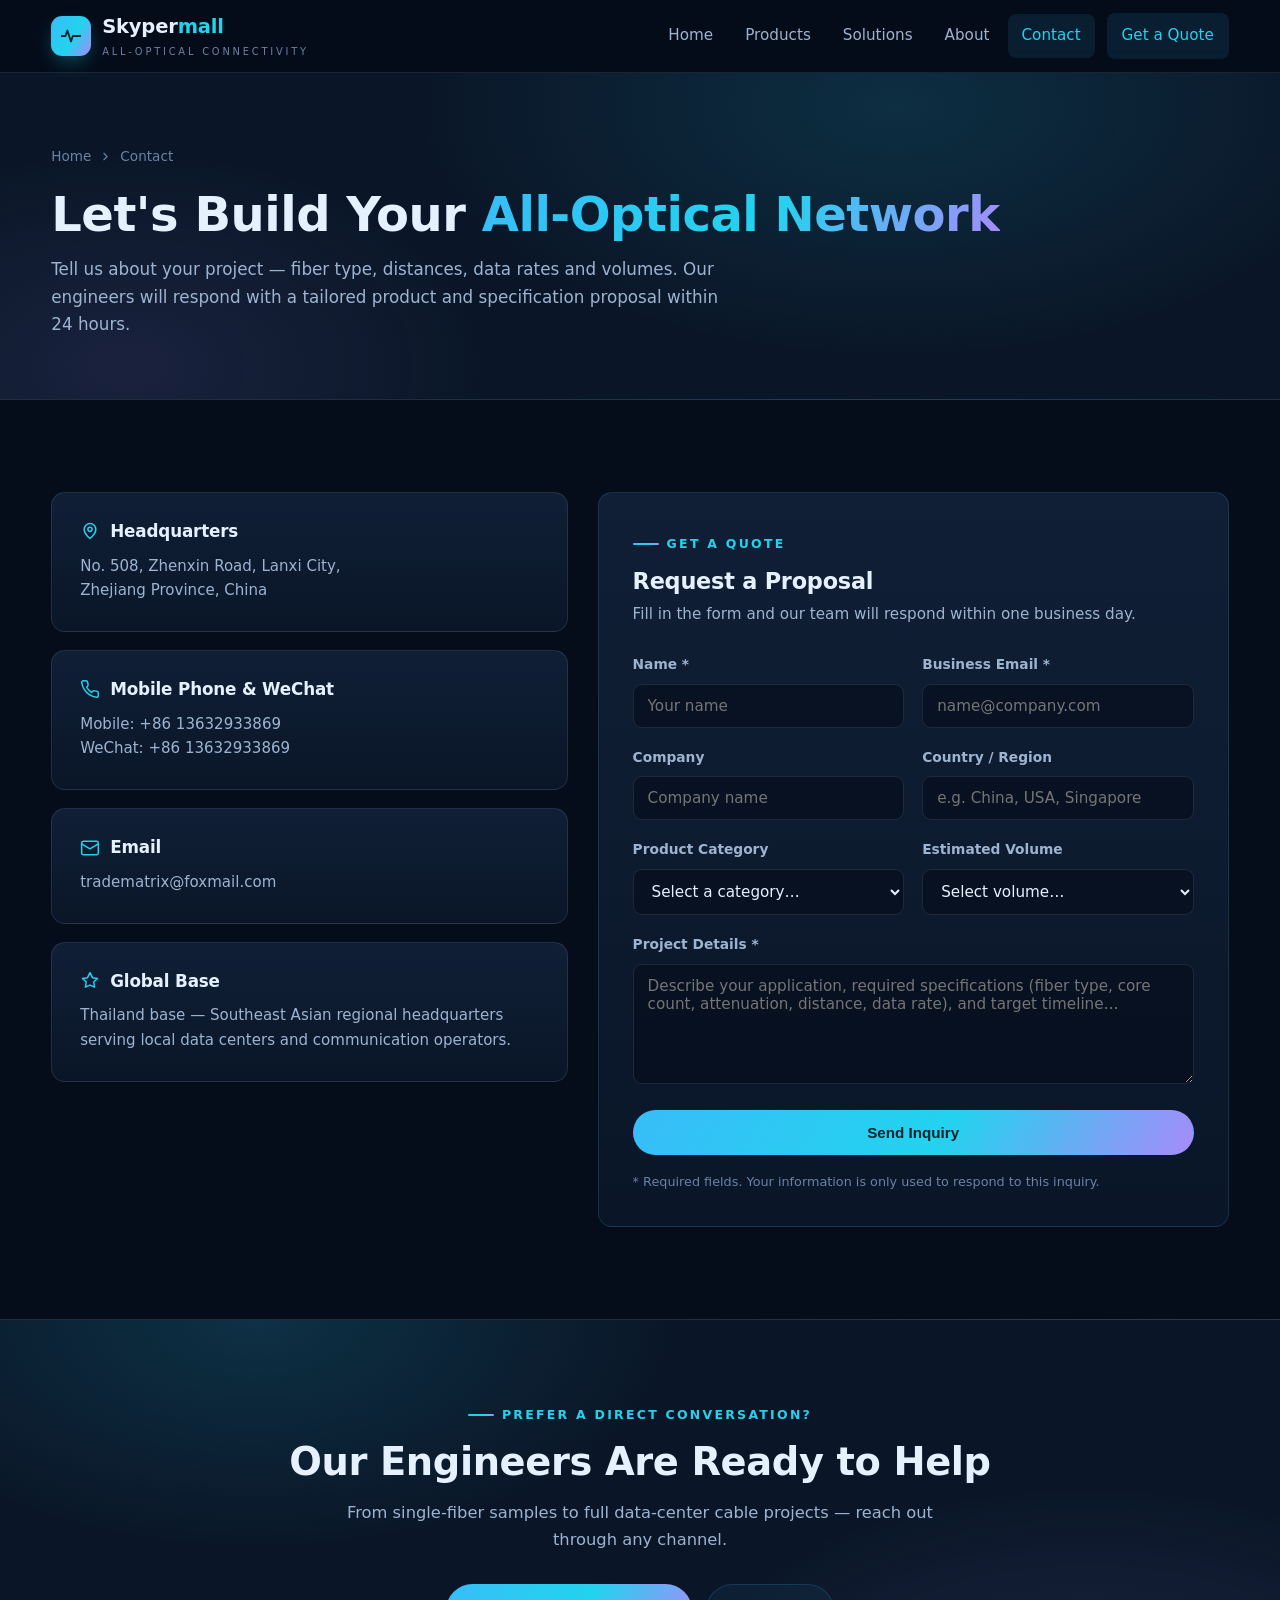
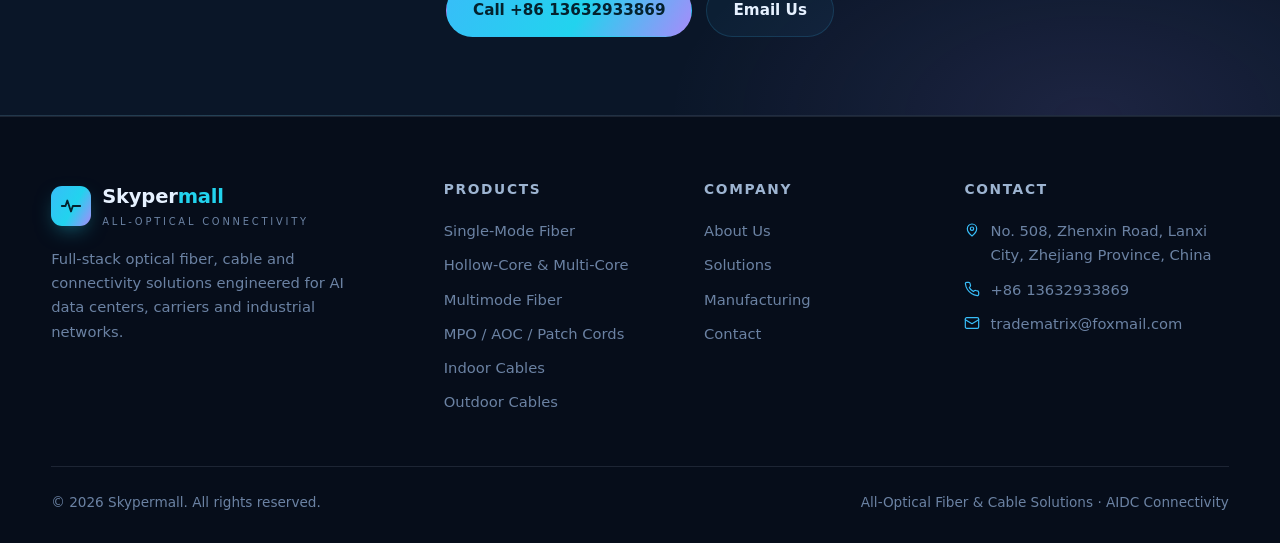
<file: contact.html>
<!DOCTYPE html>
<html lang="en">
<head>
  <meta charset="UTF-8" />
  <meta name="viewport" content="width=device-width, initial-scale=1.0" />
  <title>Contact Us — Skypermall Fiber & Cable Solutions</title>
  <meta name="description" content="Contact Skypermall for optical fiber, cable and AIDC connectivity inquiries. Get a tailored product and specification proposal within 24 hours." />
  <link rel="stylesheet" href="css/style.css" />
  <link rel="icon" href="data:image/svg+xml,<svg xmlns='http://www.w3.org/2000/svg' viewBox='0 0 24 24'><circle cx='12' cy='12' r='9' fill='none' stroke='%2338bdf8' stroke-width='2'/><circle cx='12' cy='12' r='3' fill='%2322d3ee'/></svg>" />
</head>
<body>
  <header class="site-header">
    <div class="container nav">
      <a href="index.html" class="brand">
        <span class="brand-mark"><svg viewBox="0 0 24 24" fill="none" stroke="currentColor" stroke-width="2" stroke-linecap="round" stroke-linejoin="round"><path d="M2 12h4l2-6 4 12 2-6h8"/></svg></span>
        <span>
          <span class="brand-name">Skyper<span>mall</span></span>
          <span class="brand-tag">All-Optical Connectivity</span>
        </span>
      </a>
      <nav class="nav-links" id="nav-links">
        <a href="index.html">Home</a>
        <a href="products.html">Products</a>
        <a href="solutions.html">Solutions</a>
        <a href="about.html">About</a>
        <a href="contact.html">Contact</a>
        <span class="nav-cta"><a href="contact.html" class="btn btn-primary btn-sm">Get a Quote</a></span>
      </nav>
      <button class="nav-toggle" aria-label="Menu" aria-expanded="false">
        <svg viewBox="0 0 24 24" fill="none" stroke="currentColor" stroke-width="2" stroke-linecap="round"><use href="#icon-menu"/></svg>
      </button>
    </div>
  </header>

  <section class="page-hero">
    <div class="container">
      <nav class="breadcrumb">
        <a href="index.html">Home</a>
        <svg viewBox="0 0 24 24" fill="none" stroke="currentColor" stroke-width="2" stroke-linecap="round" stroke-linejoin="round"><path d="M9 6l6 6-6 6"/></svg>
        <span>Contact</span>
      </nav>
      <h1>Let's Build Your <span class="grad-text">All-Optical Network</span></h1>
      <p>Tell us about your project — fiber type, distances, data rates and volumes. Our engineers will respond with a tailored product and specification proposal within 24 hours.</p>
    </div>
  </section>

  <section>
    <div class="container">
      <div class="contact-grid">
        <div>
          <div class="info-card reveal">
            <h3><svg viewBox="0 0 24 24" fill="none" stroke="currentColor" stroke-width="1.8" stroke-linecap="round" stroke-linejoin="round"><path d="M12 21s-7-5.6-7-11a7 7 0 0114 0c0 5.4-7 11-7 11z"/><circle cx="12" cy="10" r="2.5"/></svg>Headquarters</h3>
            <p>No. 508, Zhenxin Road, Lanxi City,<br />Zhejiang Province, China</p>
          </div>
          <div class="info-card reveal">
            <h3><svg viewBox="0 0 24 24" fill="none" stroke="currentColor" stroke-width="1.8" stroke-linecap="round" stroke-linejoin="round"><path d="M22 16.9v3a2 2 0 01-2.2 2 19.8 19.8 0 01-8.6-3.1 19.5 19.5 0 01-6-6A19.8 19.8 0 012.1 4.2 2 2 0 014.1 2h3a2 2 0 012 1.7c.1.9.3 1.8.6 2.7a2 2 0 01-.5 2.1L8 9.9a16 16 0 006 6l1.4-1.2a2 2 0 012.1-.5c.9.3 1.8.5 2.7.6a2 2 0 011.7 2z"/></svg>Mobile Phone & WeChat</h3>
            <p>Mobile: <a href="tel:+8613632933869">+86 13632933869</a><br />WeChat: +86 13632933869</p>
          </div>
          <div class="info-card reveal">
            <h3><svg viewBox="0 0 24 24" fill="none" stroke="currentColor" stroke-width="1.8" stroke-linecap="round" stroke-linejoin="round"><rect x="2" y="4" width="20" height="16" rx="2"/><path d="M22 7l-10 6L2 7"/></svg>Email</h3>
            <p><a href="mailto:tradematrix@foxmail.com">tradematrix@foxmail.com</a></p>
          </div>
          <div class="info-card reveal">
            <h3><svg viewBox="0 0 24 24" fill="none" stroke="currentColor" stroke-width="1.8" stroke-linecap="round" stroke-linejoin="round"><path d="M12 2l3 6 6 .9-4.5 4.3 1 6.1L12 16.9 6.5 19.3l1-6.1L3 8.9 9 8z"/></svg>Global Base</h3>
            <p>Thailand base — Southeast Asian regional headquarters serving local data centers and communication operators.</p>
          </div>
        </div>

        <div class="form-card reveal">
          <span class="eyebrow">Get a Quote</span>
          <h3 style="font-size:1.4rem;margin-bottom:6px">Request a Proposal</h3>
          <p class="section-sub" style="font-size:0.95rem;margin-bottom:26px">Fill in the form and our team will respond within one business day.</p>
          <form data-contact-form>
            <div class="field-row">
              <div class="field">
                <label for="name">Name *</label>
                <input type="text" id="name" name="name" required placeholder="Your name" />
              </div>
              <div class="field">
                <label for="email">Business Email *</label>
                <input type="email" id="email" name="email" required placeholder="name@company.com" />
              </div>
            </div>
            <div class="field-row">
              <div class="field">
                <label for="company">Company</label>
                <input type="text" id="company" name="company" placeholder="Company name" />
              </div>
              <div class="field">
                <label for="country">Country / Region</label>
                <input type="text" id="country" name="country" placeholder="e.g. China, USA, Singapore" />
              </div>
            </div>
            <div class="field-row">
              <div class="field">
                <label for="category">Product Category</label>
                <select id="category" name="category">
                  <option value="">Select a category…</option>
                  <option>Single-Mode Optical Fiber</option>
                  <option>Hollow-Core / Multi-Core / PM Fiber</option>
                  <option>Multimode Optical Fiber (OM1–OM5)</option>
                  <option>MPO/MTP · AOC · Patch Cords</option>
                  <option>Indoor Optical Cable</option>
                  <option>Outdoor Optical Cable</option>
                  <option>Custom / Full Solution</option>
                </select>
              </div>
              <div class="field">
                <label for="volume">Estimated Volume</label>
                <select id="volume" name="volume">
                  <option value="">Select volume…</option>
                  <option>Sample / evaluation</option>
                  <option>1–100 km (or cores)</option>
                  <option>100–1,000 km (or cores)</option>
                  <option>1,000+ km (or cores)</option>
                  <option>Ongoing supply agreement</option>
                </select>
              </div>
            </div>
            <div class="field">
              <label for="message">Project Details *</label>
              <textarea id="message" name="message" required placeholder="Describe your application, required specifications (fiber type, core count, attenuation, distance, data rate), and target timeline…"></textarea>
            </div>
            <button type="submit" class="btn btn-primary" style="width:100%">Send Inquiry</button>
            <p class="form-status" aria-live="polite"></p>
            <p class="form-note">* Required fields. Your information is only used to respond to this inquiry.</p>
          </form>
        </div>
      </div>
    </div>
  </section>

  <section class="cta-band">
    <div class="container">
      <span class="eyebrow">Prefer a Direct Conversation?</span>
      <h2>Our Engineers Are Ready to Help</h2>
      <p>From single-fiber samples to full data-center cable projects — reach out through any channel.</p>
      <div class="cta-actions">
        <a href="tel:+8613632933869" class="btn btn-primary">Call +86 13632933869</a>
        <a href="mailto:tradematrix@foxmail.com" class="btn btn-ghost">Email Us</a>
      </div>
    </div>
  </section>

  <footer class="site-footer">
    <div class="container">
      <div class="footer-grid">
        <div class="footer-brand">
          <a href="index.html" class="brand">
            <span class="brand-mark"><svg viewBox="0 0 24 24" fill="none" stroke="currentColor" stroke-width="2" stroke-linecap="round" stroke-linejoin="round"><path d="M2 12h4l2-6 4 12 2-6h8"/></svg></span>
            <span>
              <span class="brand-name">Skyper<span>mall</span></span>
              <span class="brand-tag">All-Optical Connectivity</span>
            </span>
          </a>
          <p>Full-stack optical fiber, cable and connectivity solutions engineered for AI data centers, carriers and industrial networks.</p>
        </div>
        <div class="footer-col">
          <h4>Products</h4>
          <a href="products.html#single-mode">Single-Mode Fiber</a>
          <a href="products.html#specialty">Hollow-Core & Multi-Core</a>
          <a href="products.html#multimode">Multimode Fiber</a>
          <a href="products.html#passive">MPO / AOC / Patch Cords</a>
          <a href="products.html#indoor-cable">Indoor Cables</a>
          <a href="products.html#outdoor-cable">Outdoor Cables</a>
        </div>
        <div class="footer-col">
          <h4>Company</h4>
          <a href="about.html">About Us</a>
          <a href="solutions.html">Solutions</a>
          <a href="about.html#capability">Manufacturing</a>
          <a href="contact.html">Contact</a>
        </div>
        <div class="footer-col">
          <h4>Contact</h4>
          <ul class="footer-contact">
            <li><svg viewBox="0 0 24 24" fill="none" stroke="currentColor" stroke-width="1.8" stroke-linecap="round" stroke-linejoin="round"><path d="M12 21s-7-5.6-7-11a7 7 0 0114 0c0 5.4-7 11-7 11z"/><circle cx="12" cy="10" r="2.5"/></svg><span>No. 508, Zhenxin Road, Lanxi City, Zhejiang Province, China</span></li>
            <li><svg viewBox="0 0 24 24" fill="none" stroke="currentColor" stroke-width="1.8" stroke-linecap="round" stroke-linejoin="round"><path d="M22 16.9v3a2 2 0 01-2.2 2 19.8 19.8 0 01-8.6-3.1 19.5 19.5 0 01-6-6A19.8 19.8 0 012.1 4.2 2 2 0 014.1 2h3a2 2 0 012 1.7c.1.9.3 1.8.6 2.7a2 2 0 01-.5 2.1L8 9.9a16 16 0 006 6l1.4-1.2a2 2 0 012.1-.5c.9.3 1.8.5 2.7.6a2 2 0 011.7 2z"/></svg><span>+86 13632933869</span></li>
            <li><svg viewBox="0 0 24 24" fill="none" stroke="currentColor" stroke-width="1.8" stroke-linecap="round" stroke-linejoin="round"><rect x="2" y="4" width="20" height="16" rx="2"/><path d="M22 7l-10 6L2 7"/></svg><span>tradematrix@foxmail.com</span></li>
          </ul>
        </div>
      </div>
      <div class="footer-bottom">
        <span>&copy; <span class="footer-year">2026</span> Skypermall. All rights reserved.</span>
        <span>All-Optical Fiber & Cable Solutions · AIDC Connectivity</span>
      </div>
    </div>
  </footer>

  <button class="back-to-top" aria-label="Back to top">
    <svg viewBox="0 0 24 24" fill="none" stroke="currentColor" stroke-width="2" stroke-linecap="round" stroke-linejoin="round"><path d="M12 19V5M5 12l7-7 7 7"/></svg>
  </button>

  <svg width="0" height="0" style="position:absolute" aria-hidden="true">
    <defs>
      <symbol id="icon-menu" viewBox="0 0 24 24"><path d="M3 6h18M3 12h18M3 18h18"/></symbol>
      <symbol id="icon-close" viewBox="0 0 24 24"><path d="M18 6L6 18M6 6l12 12"/></symbol>
    </defs>
  </svg>

  <script src="js/main.js"></script>
</body>
</html>
</file>
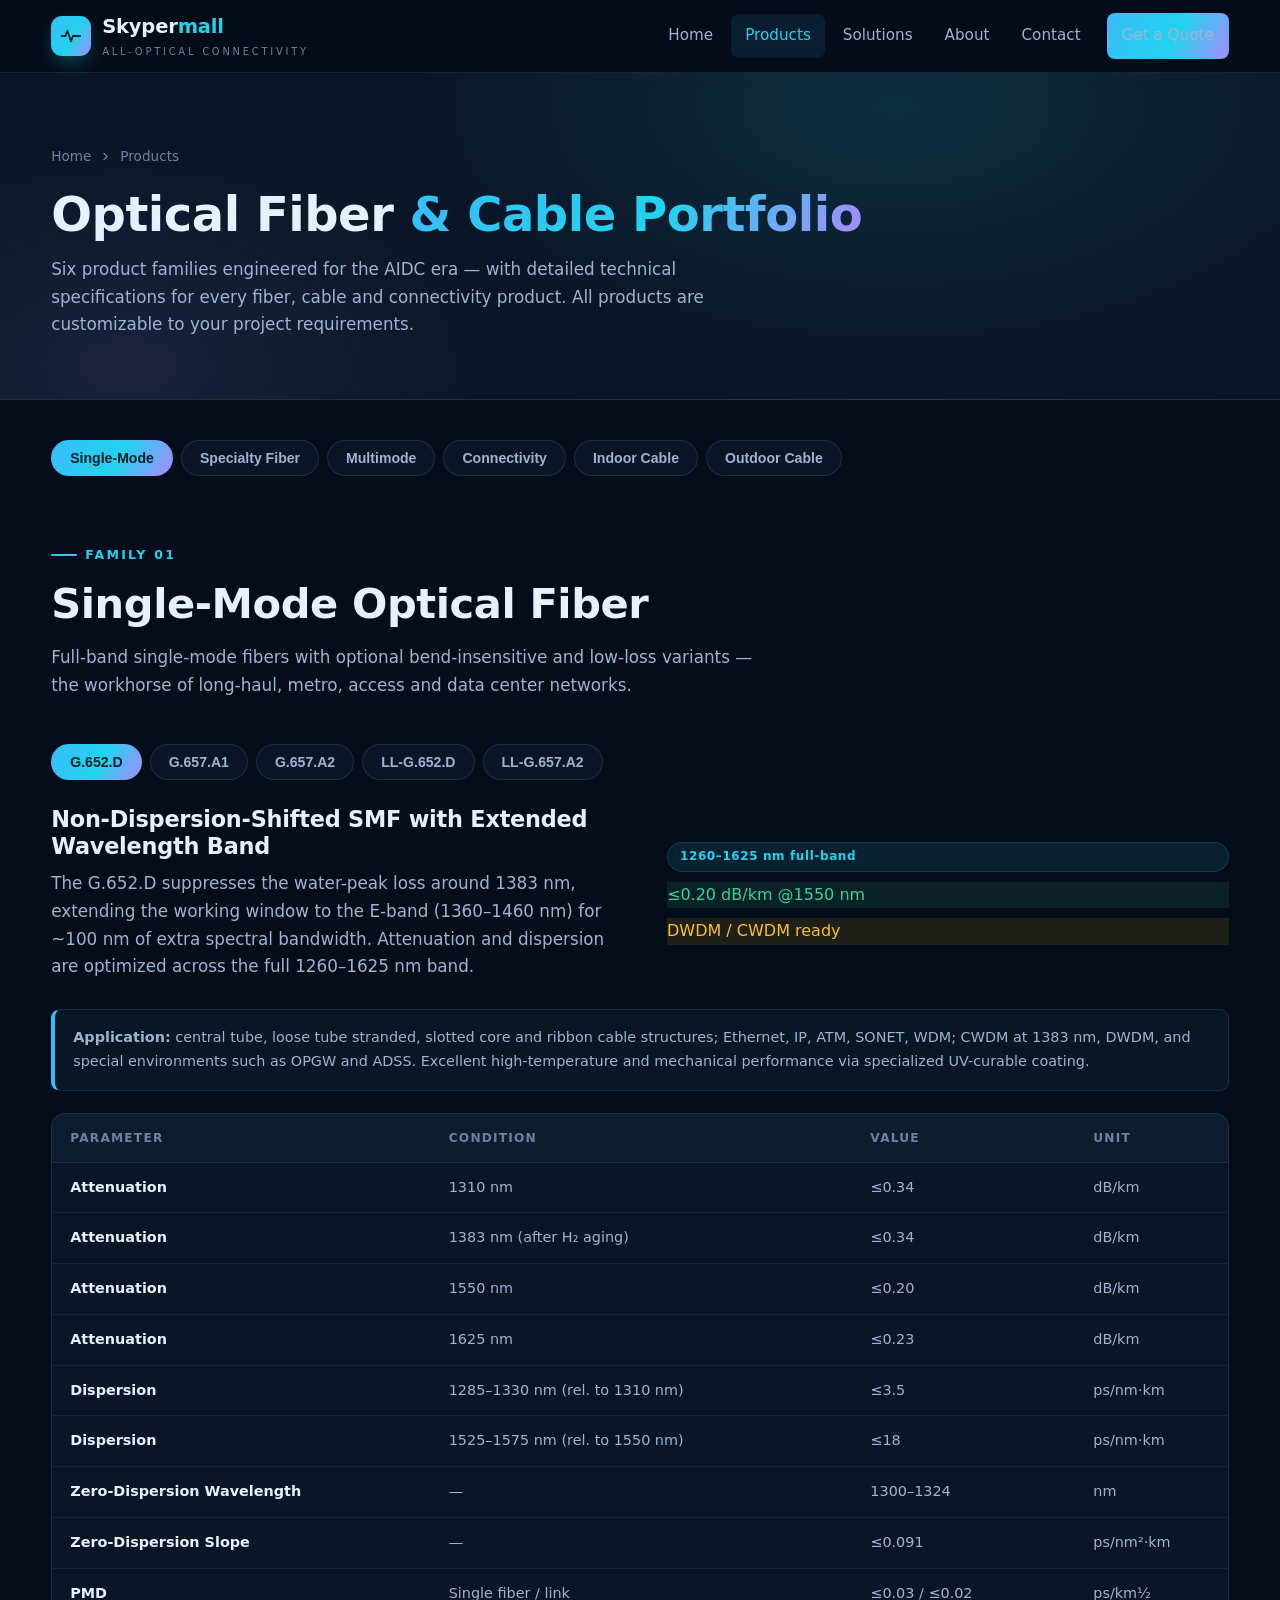
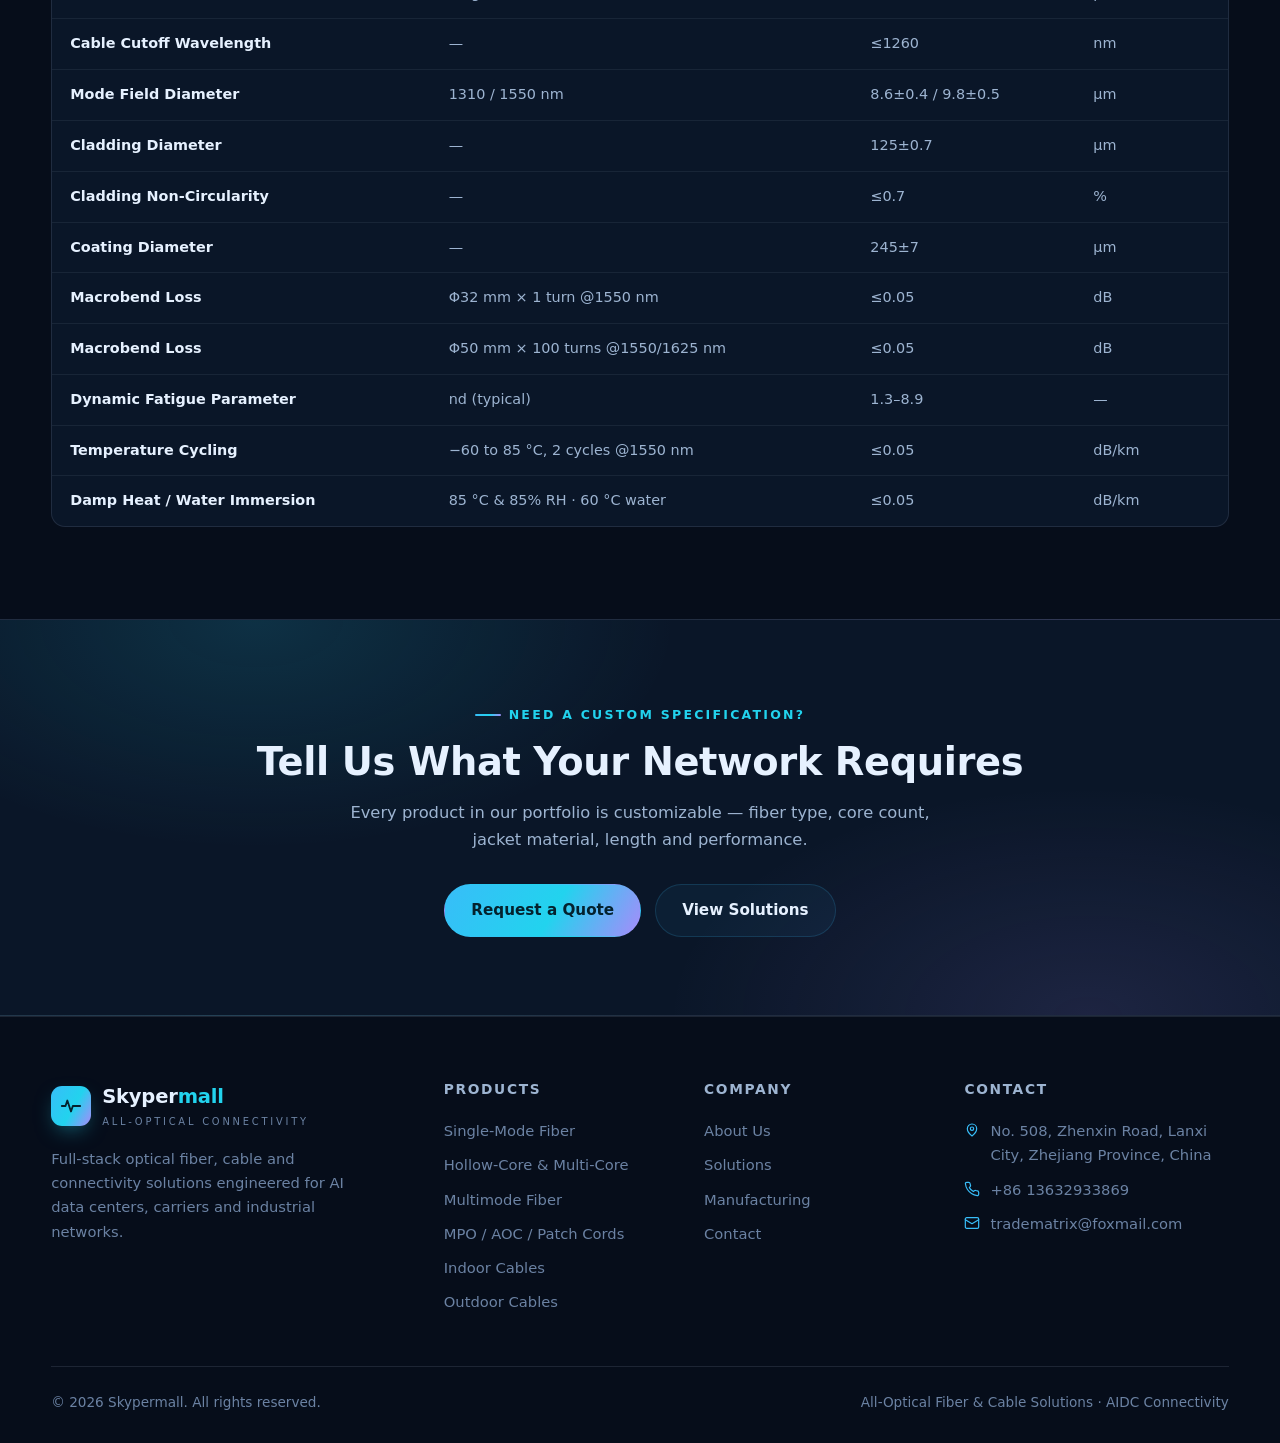
<file: products.html>
<!DOCTYPE html>
<html lang="en">
<head>
  <meta charset="UTF-8" />
  <meta name="viewport" content="width=device-width, initial-scale=1.0" />
  <title>Products — Skypermall Fiber & Cable Portfolio</title>
  <meta name="description" content="Complete fiber optic product portfolio: single-mode, hollow-core, multi-core and multimode fibers, MPO/MTP, AOC, patch cords and indoor/outdoor optical cables." />
  <link rel="stylesheet" href="css/style.css" />
  <link rel="icon" href="data:image/svg+xml,<svg xmlns='http://www.w3.org/2000/svg' viewBox='0 0 24 24'><circle cx='12' cy='12' r='9' fill='none' stroke='%2338bdf8' stroke-width='2'/><circle cx='12' cy='12' r='3' fill='%2322d3ee'/></svg>" />
</head>
<body>
  <header class="site-header">
    <div class="container nav">
      <a href="index.html" class="brand">
        <span class="brand-mark"><svg viewBox="0 0 24 24" fill="none" stroke="currentColor" stroke-width="2" stroke-linecap="round" stroke-linejoin="round"><path d="M2 12h4l2-6 4 12 2-6h8"/></svg></span>
        <span>
          <span class="brand-name">Skyper<span>mall</span></span>
          <span class="brand-tag">All-Optical Connectivity</span>
        </span>
      </a>
      <nav class="nav-links" id="nav-links">
        <a href="index.html">Home</a>
        <a href="products.html">Products</a>
        <a href="solutions.html">Solutions</a>
        <a href="about.html">About</a>
        <a href="contact.html">Contact</a>
        <span class="nav-cta"><a href="contact.html" class="btn btn-primary btn-sm">Get a Quote</a></span>
      </nav>
      <button class="nav-toggle" aria-label="Menu" aria-expanded="false">
        <svg viewBox="0 0 24 24" fill="none" stroke="currentColor" stroke-width="2" stroke-linecap="round"><use href="#icon-menu"/></svg>
      </button>
    </div>
  </header>

  <section class="page-hero">
    <div class="container">
      <nav class="breadcrumb">
        <a href="index.html">Home</a>
        <svg viewBox="0 0 24 24" fill="none" stroke="currentColor" stroke-width="2" stroke-linecap="round" stroke-linejoin="round"><path d="M9 6l6 6-6 6"/></svg>
        <span>Products</span>
      </nav>
      <h1>Optical Fiber <span class="grad-text">& Cable Portfolio</span></h1>
      <p>Six product families engineered for the AIDC era — with detailed technical specifications for every fiber, cable and connectivity product. All products are customizable to your project requirements.</p>
    </div>
  </section>

  <section style="padding:40px 0 0">
    <div class="container">
      <div class="tabs" data-tabs>
        <button class="tab-btn active" data-target="single-mode">Single-Mode</button>
        <button class="tab-btn" data-target="specialty">Specialty Fiber</button>
        <button class="tab-btn" data-target="multimode">Multimode</button>
        <button class="tab-btn" data-target="passive">Connectivity</button>
        <button class="tab-btn" data-target="indoor-cable">Indoor Cable</button>
        <button class="tab-btn" data-target="outdoor-cable">Outdoor Cable</button>
      </div>
    </div>
  </section>

  <section style="padding:36px 0 92px">
    <div class="container">

      <div id="single-mode" class="tab-panel active">
        <div class="sec-head">
          <div>
            <span class="eyebrow">Family 01</span>
            <h2 class="section-title">Single-Mode Optical Fiber</h2>
            <p class="section-sub">Full-band single-mode fibers with optional bend-insensitive and low-loss variants — the workhorse of long-haul, metro, access and data center networks.</p>
          </div>
        </div>

        <div class="tabs" data-tabs style="margin-top:8px">
          <button class="tab-btn active" data-target="sm-g652d">G.652.D</button>
          <button class="tab-btn" data-target="sm-g657a1">G.657.A1</button>
          <button class="tab-btn" data-target="sm-g657a2">G.657.A2</button>
          <button class="tab-btn" data-target="sm-ll652">LL-G.652.D</button>
          <button class="tab-btn" data-target="sm-ll657">LL-G.657.A2</button>
        </div>

        <div id="sm-g652d" class="tab-panel active">
          <div class="split" style="margin-bottom:28px">
            <div>
              <h3 style="font-size:1.4rem;margin-bottom:10px">Non-Dispersion-Shifted SMF with Extended Wavelength Band</h3>
              <p class="section-sub">The G.652.D suppresses the water-peak loss around 1383 nm, extending the working window to the E-band (1360–1460 nm) for ~100 nm of extra spectral bandwidth. Attenuation and dispersion are optimized across the full 1260–1625 nm band.</p>
            </div>
            <div style="display:flex;flex-direction:column;gap:10px;justify-content:center">
              <span class="pill">1260–1625 nm full-band</span>
              <span class="pill-ok">≤0.20 dB/km @1550 nm</span>
              <span class="pill-warn">DWDM / CWDM ready</span>
            </div>
          </div>
          <div class="notice"><strong>Application:</strong> central tube, loose tube stranded, slotted core and ribbon cable structures; Ethernet, IP, ATM, SONET, WDM; CWDM at 1383 nm, DWDM, and special environments such as OPGW and ADSS. Excellent high-temperature and mechanical performance via specialized UV-curable coating.</div>
          <div class="table-wrap">
            <table>
              <thead><tr><th>Parameter</th><th>Condition</th><th>Value</th><th>Unit</th></tr></thead>
              <tbody>
                <tr><td>Attenuation</td><td>1310 nm</td><td>≤0.34</td><td>dB/km</td></tr>
                <tr><td>Attenuation</td><td>1383 nm (after H₂ aging)</td><td>≤0.34</td><td>dB/km</td></tr>
                <tr><td>Attenuation</td><td>1550 nm</td><td>≤0.20</td><td>dB/km</td></tr>
                <tr><td>Attenuation</td><td>1625 nm</td><td>≤0.23</td><td>dB/km</td></tr>
                <tr><td>Dispersion</td><td>1285–1330 nm (rel. to 1310 nm)</td><td>≤3.5</td><td>ps/nm·km</td></tr>
                <tr><td>Dispersion</td><td>1525–1575 nm (rel. to 1550 nm)</td><td>≤18</td><td>ps/nm·km</td></tr>
                <tr><td>Zero-Dispersion Wavelength</td><td>—</td><td>1300–1324</td><td>nm</td></tr>
                <tr><td>Zero-Dispersion Slope</td><td>—</td><td>≤0.091</td><td>ps/nm²·km</td></tr>
                <tr><td>PMD</td><td>Single fiber / link</td><td>≤0.03 / ≤0.02</td><td>ps/km½</td></tr>
                <tr><td>Cable Cutoff Wavelength</td><td>—</td><td>≤1260</td><td>nm</td></tr>
                <tr><td>Mode Field Diameter</td><td>1310 / 1550 nm</td><td>8.6±0.4 / 9.8±0.5</td><td>μm</td></tr>
                <tr><td>Cladding Diameter</td><td>—</td><td>125±0.7</td><td>μm</td></tr>
                <tr><td>Cladding Non-Circularity</td><td>—</td><td>≤0.7</td><td>%</td></tr>
                <tr><td>Coating Diameter</td><td>—</td><td>245±7</td><td>μm</td></tr>
                <tr><td>Macrobend Loss</td><td>Φ32 mm × 1 turn @1550 nm</td><td>≤0.05</td><td>dB</td></tr>
                <tr><td>Macrobend Loss</td><td>Φ50 mm × 100 turns @1550/1625 nm</td><td>≤0.05</td><td>dB</td></tr>
                <tr><td>Dynamic Fatigue Parameter</td><td>nd (typical)</td><td>1.3–8.9</td><td>—</td></tr>
                <tr><td>Temperature Cycling</td><td>−60 to 85 °C, 2 cycles @1550 nm</td><td>≤0.05</td><td>dB/km</td></tr>
                <tr><td>Damp Heat / Water Immersion</td><td>85 °C & 85% RH · 60 °C water</td><td>≤0.05</td><td>dB/km</td></tr>
              </tbody>
            </table>
          </div>
        </div>

        <div id="sm-g657a1" class="tab-panel">
          <div class="split" style="margin-bottom:28px">
            <div>
              <h3 style="font-size:1.4rem;margin-bottom:10px">Bend-Insensitive Single-Mode Fiber</h3>
              <p class="section-sub">G.657.A1 carries all G.652.D characteristics with significantly higher macrobend resistance. Lower PMD meets high-speed long-haul needs while excellent bend performance keeps the L-band usable and installation easy — ideal for compact indoor applications.</p>
            </div>
            <div style="display:flex;flex-direction:column;gap:10px;justify-content:center">
              <span class="pill">Bend radius 10–15 mm</span>
              <span class="pill-ok">O+S+C+L band</span>
              <span class="pill-warn">FTTH & metro ready</span>
            </div>
          </div>
          <div class="table-wrap">
            <table>
              <thead><tr><th>Parameter</th><th>Condition</th><th>Value</th><th>Unit</th></tr></thead>
              <tbody>
                <tr><td>Attenuation</td><td>1310 / 1383 / 1550 / 1625 nm</td><td>≤0.34 / 0.34 / 0.20 / 0.24</td><td>dB/km</td></tr>
                <tr><td>PMD</td><td>Single fiber / link</td><td>≤0.03 / ≤0.02</td><td>ps/km½</td></tr>
                <tr><td>Cable Cutoff Wavelength</td><td>—</td><td>≤1260</td><td>nm</td></tr>
                <tr><td>Mode Field Diameter</td><td>1310 / 1550 nm</td><td>9.1±0.4 / 10.2±0.6</td><td>μm</td></tr>
                <tr><td>Cladding Diameter</td><td>—</td><td>124.3–125.2</td><td>μm</td></tr>
                <tr><td>Macrobend Loss</td><td>Φ30 mm × 10 turns @1550 / 1625 nm</td><td>≤0.25 / ≤1.0</td><td>dB</td></tr>
                <tr><td>Macrobend Loss</td><td>Φ20 mm × 1 turn @1550 / 1625 nm</td><td>≤0.75 / ≤1.5</td><td>dB</td></tr>
                <tr><td>Temperature Cycling</td><td>−60 to 85 °C, 2 cycles @1550 nm</td><td>≤0.05</td><td>dB/km</td></tr>
                <tr><td>Damp Heat / Water Immersion</td><td>85 °C & 85% RH · 60 °C water</td><td>≤0.05</td><td>dB/km</td></tr>
              </tbody>
            </table>
          </div>
          <div class="notice"><strong>Application:</strong> cable TV, utilities and intelligent transportation access and building (FTTH) networks; optical cables with small bending radius requirements; compatible with all conventional G.652.D fibers.</div>
        </div>

        <div id="sm-g657a2" class="tab-panel">
          <div class="split" style="margin-bottom:28px">
            <div>
              <h3 style="font-size:1.4rem;margin-bottom:10px">Bend-Insensitive Single-Mode Fiber — Enhanced</h3>
              <p class="section-sub">G.657.A2 adds a low-refractive-index trench in the cladding to prevent light-field escape, delivering outstanding macrobending performance. All transmission bands up to 1625 nm (L-band) stay usable in high-density, space-constrained environments.</p>
            </div>
            <div style="display:flex;flex-direction:column;gap:10px;justify-content:center">
              <span class="pill">Bend radius 7.5–15 mm</span>
              <span class="pill-ok">≤0.21 dB/km @1550 nm</span>
              <span class="pill-warn">Trench-assisted design</span>
            </div>
          </div>
          <div class="table-wrap">
            <table>
              <thead><tr><th>Parameter</th><th>Condition</th><th>Value</th><th>Unit</th></tr></thead>
              <tbody>
                <tr><td>Attenuation</td><td>1310 / 1383 / 1550 / 1625 nm</td><td>≤0.35 / 0.35 / 0.21 / 0.23</td><td>dB/km</td></tr>
                <tr><td>PMD</td><td>Single fiber / link</td><td>≤0.03 / ≤0.02</td><td>ps/km½</td></tr>
                <tr><td>Cable Cutoff Wavelength</td><td>—</td><td>≤1260</td><td>nm</td></tr>
                <tr><td>Mode Field Diameter</td><td>1310 / 1550 nm</td><td>8.6±0.4 / 9.8±0.5</td><td>μm</td></tr>
                <tr><td>Cladding Diameter</td><td>—</td><td>124.3–125.2</td><td>μm</td></tr>
                <tr><td>Macrobend Loss</td><td>Φ30 mm × 10 turns @1550 / 1625 nm</td><td>≤0.03 / ≤0.1</td><td>dB</td></tr>
                <tr><td>Macrobend Loss</td><td>Φ20 mm × 1 turn @1550 / 1625 nm</td><td>≤0.1 / ≤0.2</td><td>dB</td></tr>
                <tr><td>Macrobend Loss</td><td>Φ15 mm × 1 turn @1550 / 1625 nm</td><td>≤0.5 / ≤1</td><td>dB</td></tr>
                <tr><td>Temperature Cycling</td><td>−60 to 85 °C, 2 cycles @1550 nm</td><td>≤0.05</td><td>dB/km</td></tr>
              </tbody>
            </table>
          </div>
          <div class="notice"><strong>Application:</strong> compact in-building installation, small-volume patch panels, optical cables with higher bend requirements and small bending radius designs.</div>
        </div>

        <div id="sm-ll652" class="tab-panel">
          <div class="split" style="margin-bottom:28px">
            <div>
              <h3 style="font-size:1.4rem;margin-bottom:10px">Low-Loss G.652.D</h3>
              <p class="section-sub">LL-G.652.D combines full G.652.D compliance with industry-leading attenuation and PMD. Enables longer transmission distances in long-haul, metro and access applications — a solid foundation for new deployments or upgrades.</p>
            </div>
            <div style="display:flex;flex-direction:column;gap:10px;justify-content:center">
              <span class="pill-ok">≤0.18 dB/km @1550 nm</span>
              <span class="pill">≥20 dB longer spans</span>
              <span class="pill-warn">DWDM / CWDM ready</span>
            </div>
          </div>
          <div class="table-wrap">
            <table>
              <thead><tr><th>Parameter</th><th>Condition</th><th>Value</th><th>Unit</th></tr></thead>
              <tbody>
                <tr><td>Attenuation</td><td>1310 / 1383 / 1550 / 1625 nm</td><td>≤0.32 / 0.32 / 0.18 / 0.20</td><td>dB/km</td></tr>
                <tr><td>Dispersion</td><td>1285–1330 nm (rel. to 1310 nm)</td><td>≤3.4</td><td>ps/nm·km</td></tr>
                <tr><td>Dispersion</td><td>1525–1575 nm (rel. to 1550 nm)</td><td>≤18</td><td>ps/nm·km</td></tr>
                <tr><td>PMD</td><td>Single fiber / link</td><td>≤0.04 / ≤0.03</td><td>ps/km½</td></tr>
                <tr><td>Cable Cutoff Wavelength</td><td>—</td><td>≤1260</td><td>nm</td></tr>
                <tr><td>Mode Field Diameter</td><td>1310 / 1550 nm</td><td>8.8–9.6 / 9.9–10.9</td><td>μm</td></tr>
                <tr><td>Cladding Diameter</td><td>—</td><td>125±0.7</td><td>μm</td></tr>
                <tr><td>Cladding Non-Circularity</td><td>—</td><td>≤1.0</td><td>%</td></tr>
                <tr><td>Macrobend Loss</td><td>Φ32 mm × 1 turn @1550 nm</td><td>≤0.05</td><td>dB</td></tr>
                <tr><td>Macrobend Loss</td><td>Φ50 mm × 100 turns @1550/1625 nm</td><td>≤0.05</td><td>dB</td></tr>
                <tr><td>Temperature Cycling</td><td>−60 to 85 °C, 2 cycles @1550 nm</td><td>≤0.05</td><td>dB/km</td></tr>
              </tbody>
            </table>
          </div>
          <div class="notice"><strong>Application:</strong> long-distance network deployment, OPGW and ADSS special environments, high-efficiency DWDM and CWDM systems.</div>
        </div>

        <div id="sm-ll657" class="tab-panel">
          <div class="split" style="margin-bottom:28px">
            <div>
              <h3 style="font-size:1.4rem;margin-bottom:10px">Low-Loss Bend-Insensitive G.657.A2</h3>
              <p class="section-sub">LL-G.657.A2 reduces GeCl₄ doping to lower the Rayleigh scattering coefficient and uses a trench-assisted waveguide to enhance bend resistance. A unique draw process — annealing, speed control and matched tension/viscosity — produces lower-attenuation fiber.</p>
            </div>
            <div style="display:flex;flex-direction:column;gap:10px;justify-content:center">
              <span class="pill">Bend radius 7.5–15 mm</span>
              <span class="pill-ok">≤0.18 dB/km @1550 nm</span>
              <span class="pill-warn">Low Rayleigh scattering</span>
            </div>
          </div>
          <div class="table-wrap">
            <table>
              <thead><tr><th>Parameter</th><th>Condition</th><th>Value</th><th>Unit</th></tr></thead>
              <tbody>
                <tr><td>Attenuation</td><td>1310 / 1383 / 1550 / 1625 nm</td><td>≤0.32 / 0.32 / 0.18 / 0.20</td><td>dB/km</td></tr>
                <tr><td>PMD</td><td>Single fiber / link</td><td>≤0.03 / ≤0.02</td><td>ps/km½</td></tr>
                <tr><td>Cable Cutoff Wavelength</td><td>—</td><td>≤1260</td><td>nm</td></tr>
                <tr><td>Mode Field Diameter</td><td>1310 / 1550 nm</td><td>8.6±0.4 / 9.8±0.5</td><td>μm</td></tr>
                <tr><td>Cladding Diameter</td><td>—</td><td>125±0.7</td><td>μm</td></tr>
                <tr><td>Macrobend Loss</td><td>Φ30 mm × 10 turns @1550 / 1625 nm</td><td>≤0.03 / ≤0.1</td><td>dB</td></tr>
                <tr><td>Macrobend Loss</td><td>Φ15 mm × 1 turn @1550 / 1625 nm</td><td>≤0.5 / ≤1</td><td>dB</td></tr>
                <tr><td>Temperature Cycling</td><td>−60 to 85 °C, 2 cycles @1550 nm</td><td>≤0.05</td><td>dB/km</td></tr>
              </tbody>
            </table>
          </div>
          <div class="notice"><strong>Application:</strong> compact in-building installation, high-density patch panels and optical cable designs with stringent bending requirements.</div>
        </div>
      </div>

      <div id="specialty" class="tab-panel">
        <div class="sec-head">
          <div>
            <span class="eyebrow">Family 02</span>
            <h2 class="section-title">Next-Gen Specialty Fiber</h2>
            <p class="section-sub">Hollow-core, multi-core and polarization-maintaining fibers built for AI data centers, quantum communication, precision sensing and high-power laser delivery.</p>
          </div>
        </div>

        <div class="cards">
          <div class="card">
            <div class="icon"><svg viewBox="0 0 24 24" fill="none" stroke="currentColor" stroke-width="1.7" stroke-linecap="round" stroke-linejoin="round"><circle cx="12" cy="12" r="8"/><circle cx="12" cy="12" r="3" stroke-dasharray="2 3"/></svg></div>
            <h3>Anti-Resonant Hollow-Core Fiber</h3>
            <p class="desc">Air-guiding microstructured fiber with ultra-low latency, ultra-low loss, extremely low nonlinearity and a wide operating window. Available in O-band and C+L-band.</p>
            <div class="meta"><span>HC_ARF-235-O</span><span>HC_ARF-235-C+L</span></div>
            <div class="table-wrap" style="margin-top:auto">
              <table style="font-size:0.82rem;min-width:0">
                <thead><tr><th>Parameter</th><th>O-band</th><th>C+L-band</th></tr></thead>
                <tbody>
                  <tr><td>Core Diameter</td><td>30±2 μm</td><td>30±2 μm</td></tr>
                  <tr><td>Cladding Diameter</td><td>235±5 μm</td><td>235±5 μm</td></tr>
                  <tr><td>Window</td><td>1260–1340 nm</td><td>1530–1625 nm</td></tr>
                  <tr><td>Max Attenuation</td><td>1.0 dB/km</td><td>1.0 dB/km</td></tr>
                  <tr><td>MFD</td><td>20±2 @1310 nm</td><td>21±2 @1550 nm</td></tr>
                  <tr><td>Macrobend D30·10 turns</td><td>≤0.5 dB</td><td>≤0.2 dB</td></tr>
                </tbody>
              </table>
            </div>
          </div>
          <div class="card">
            <div class="icon"><svg viewBox="0 0 24 24" fill="none" stroke="currentColor" stroke-width="1.7" stroke-linecap="round" stroke-linejoin="round"><circle cx="6" cy="12" r="2.4"/><circle cx="12" cy="12" r="2.4"/><circle cx="18" cy="12" r="2.4"/></svg></div>
            <h3>Multi-Core Optical Fiber</h3>
            <p class="desc">Two or more independent cores in one cladding enable Space Division Multiplexing (SDM) — multiplying capacity per fiber beyond single-core limits. Core count and index profile customizable.</p>
            <div class="meta"><span>MCF-4-SM</span><span>MCF-x · 2–19 cores</span></div>
            <div class="table-wrap" style="margin-top:auto">
              <table style="font-size:0.82rem;min-width:0">
                <thead><tr><th>Parameter</th><th>MCF-4-SM</th></tr></thead>
                <tbody>
                  <tr><td>Core Diameter / Pitch</td><td>8.0±0.5 / 40.0±1.5 μm</td></tr>
                  <tr><td>Attenuation @1310/1550</td><td>≤0.45 / ≤0.30 dB/km</td></tr>
                  <tr><td>Adjacent Crosstalk</td><td>≤−40 dB</td></tr>
                  <tr><td>Dispersion @1550 nm</td><td>≤22 ps/nm·km</td></tr>
                  <tr><td>PMD</td><td>≤2 ps/km½</td></tr>
                  <tr><td>Cutoff Wavelength</td><td>≤1300 nm</td></tr>
                  <tr><td>Customization</td><td>2–19 cores, 15–55 μm pitch, 125–250 μm cladding</td></tr>
                </tbody>
              </table>
            </div>
          </div>
          <div class="card">
            <div class="icon"><svg viewBox="0 0 24 24" fill="none" stroke="currentColor" stroke-width="1.7" stroke-linecap="round" stroke-linejoin="round"><path d="M12 3v18M3 7h18M3 17h18"/><path d="M8 3v18M16 3v18"/></svg></div>
            <h3>Polarization-Maintaining Fiber</h3>
            <p class="desc">PANDA-type, high-birefringence fiber delivering stable linearly-polarized light for passive and active optical components.</p>
            <div class="meta"><span>PM 1310</span><span>PM 1550</span></div>
            <div class="table-wrap" style="margin-top:auto">
              <table style="font-size:0.82rem;min-width:0">
                <thead><tr><th>Parameter</th><th>PM 1310</th><th>PM 1550</th></tr></thead>
                <tbody>
                  <tr><td>Operating Wavelength</td><td>1310 nm</td><td>1550 nm</td></tr>
                  <tr><td>Cutoff Wavelength</td><td>1100–1290 nm</td><td>1290–1520 nm</td></tr>
                  <tr><td>MFD</td><td>9.0±0.5 μm</td><td>10.5±0.5 μm</td></tr>
                  <tr><td>Attenuation</td><td>≤0.5 dB/km</td><td>≤0.5 dB/km</td></tr>
                  <tr><td>Beat Length</td><td>≤4.0 mm</td><td>≤5.0 mm</td></tr>
                  <tr><td>Crosstalk @4 m / 100 m</td><td>≤−40 / −25 dB</td><td>≤−40 / −25 dB</td></tr>
                  <tr><td>Operating Temp</td><td colspan="2">−45 to +85 °C · Proof 100 kpsi</td></tr>
                </tbody>
              </table>
            </div>
          </div>
        </div>
        <div class="notice" style="margin-top:24px"><strong>Hollow-core applications:</strong> AI computing center interconnect, financial/high-frequency trading dedicated lines, 5G/6G bearer and backbone, intra-data-center interconnect, high-power laser transmission, UV/mid-IR delivery, quantum communication, pulse compression and gas sensing.</div>
      </div>

      <div id="multimode" class="tab-panel">
        <div class="sec-head">
          <div>
            <span class="eyebrow">Family 03</span>
            <h2 class="section-title">Multimode Optical Fiber</h2>
            <p class="section-sub">From OM1 to OM5 bend-insensitive multimode — optimized for VCSELs and short-wavelength WDM, spanning LAN through 1.6 Tb/s data center links.</p>
          </div>
        </div>
        <div class="cards">
          <div class="card">
            <div class="icon"><svg viewBox="0 0 24 24" fill="none" stroke="currentColor" stroke-width="1.7" stroke-linecap="round" stroke-linejoin="round"><path d="M3 17l4-4 3 3 6-7 5 5"/><path d="M3 3v18h18"/></svg></div>
            <h3>OM1 · 62.5/125 μm</h3>
            <p class="desc">Legacy LAN and security/multimedia multimode with excellent geometric precision and low transmission loss.</p>
            <div class="meta"><span>LAN</span><span>Gigabit Ethernet</span></div>
            <div class="table-wrap" style="margin-top:auto">
              <table style="font-size:0.82rem;min-width:0">
                <tbody>
                  <tr><td>Attenuation @850 / 1300 nm</td><td>≤2.7 / ≤0.6 dB/km</td></tr>
                  <tr><td>Bandwidth @850 / 1300 nm</td><td>≥200 / ≥500 MHz·km</td></tr>
                  <tr><td>Core / Cladding</td><td>62.5±2.5 / 125.0±1.0 μm</td></tr>
                  <tr><td>Numerical Aperture</td><td>0.275±0.015</td></tr>
                </tbody>
              </table>
            </div>
          </div>
          <div class="card">
            <div class="icon"><svg viewBox="0 0 24 24" fill="none" stroke="currentColor" stroke-width="1.7" stroke-linecap="round" stroke-linejoin="round"><path d="M3 17l4-4 3 3 6-7 5 5"/><path d="M3 3v18h18"/></svg></div>
            <h3>OM2 · 50/125 μm</h3>
            <p class="desc">High-bandwidth 50/125 μm multimode with very low macrobending sensitivity for LAN and security scenarios.</p>
            <div class="meta"><span>LAN</span><span>Small bend radius</span></div>
            <div class="table-wrap" style="margin-top:auto">
              <table style="font-size:0.82rem;min-width:0">
                <tbody>
                  <tr><td>Attenuation @850 / 1300 nm</td><td>≤2.3 / ≤0.6 dB/km</td></tr>
                  <tr><td>Bandwidth @850 / 1300 nm</td><td>≥500 / ≥500 MHz·km</td></tr>
                  <tr><td>Core / Cladding</td><td>50±2.5 / 125.0±1.0 μm</td></tr>
                  <tr><td>Numerical Aperture</td><td>0.200±0.015</td></tr>
                </tbody>
              </table>
            </div>
          </div>
          <div class="card">
            <div class="icon"><svg viewBox="0 0 24 24" fill="none" stroke="currentColor" stroke-width="1.7" stroke-linecap="round" stroke-linejoin="round"><path d="M3 17l4-4 3 3 6-7 5 5"/><path d="M3 3v18h18"/></svg></div>
            <h3>OM3 / OM4 Bend-Insensitive</h3>
            <p class="desc">850 nm VCSEL-optimized, low-loss, high-bandwidth multimode with excellent microbend resistance for data centers.</p>
            <div class="meta"><span>OM3</span><span>OM4</span><span>10G–400G</span></div>
            <div class="table-wrap" style="margin-top:auto">
              <table style="font-size:0.82rem;min-width:0">
                <tbody>
                  <tr><td>Effective Mode Bandwidth</td><td>OM3 ≥1500 / OM4 ≥3500 MHz·km</td></tr>
                  <tr><td>Attenuation @850 / 1300 nm</td><td>≤2.4 / ≤0.6 dB/km</td></tr>
                  <tr><td>10GBASE-SR link</td><td>300 / 550 m</td></tr>
                  <tr><td>40G/100G SR4·SR10 link</td><td>140 / 170 m</td></tr>
                  <tr><td>1000BASE-SR link</td><td>1000 / 1100 m</td></tr>
                </tbody>
              </table>
            </div>
          </div>
          <div class="card">
            <div class="icon"><svg viewBox="0 0 24 24" fill="none" stroke="currentColor" stroke-width="1.7" stroke-linecap="round" stroke-linejoin="round"><path d="M3 17l4-4 3 3 6-7 5 5"/><path d="M3 3v18h18"/></svg></div>
            <h3>OM5 Bend-Insensitive</h3>
            <p class="desc">Short-wavelength WDM multimode with high bandwidth across 850–950 nm for multi-wavelength systems up to 1.6 Tb/s.</p>
            <div class="meta"><span>SWDM</span><span>400G–1.6T</span></div>
            <div class="table-wrap" style="margin-top:auto">
              <table style="font-size:0.82rem;min-width:0">
                <tbody>
                  <tr><td>EMB @850 / 953 nm</td><td>≥3500 / ≥1850 MHz·km</td></tr>
                  <tr><td>Attenuation @850 / 953 / 1300 nm</td><td>≤2.4 / 1.7 / 0.6 dB/km</td></tr>
                  <tr><td>1.6T-SR8.2 / 800G-SR4.2</td><td>100 / 100 m</td></tr>
                  <tr><td>400GBASE-SR4.2 / 100G WDM</td><td>150 / 150 m</td></tr>
                  <tr><td>Compatibility</td><td>Backward compatible with OM4</td></tr>
                </tbody>
              </table>
            </div>
          </div>
        </div>
      </div>

      <div id="passive" class="tab-panel">
        <div class="sec-head">
          <div>
            <span class="eyebrow">Family 04</span>
            <h2 class="section-title">Active & Passive Connectivity</h2>
            <p class="section-sub">Pre-terminated MPO/MTP trunks, active optical cables, patch cords and outdoor waterproof assemblies — plug-and-play, no field splicing required.</p>
          </div>
        </div>
        <div class="cards">
          <div class="card">
            <div class="icon"><svg viewBox="0 0 24 24" fill="none" stroke="currentColor" stroke-width="1.7" stroke-linecap="round" stroke-linejoin="round"><rect x="2" y="8" width="8" height="8" rx="1.4"/><rect x="14" y="8" width="8" height="8" rx="1.4"/><path d="M10 12h4M6 20v-4M18 20v-4"/></svg></div>
            <h3>MPO / MTP Pre-Terminated Patch Cord</h3>
            <p class="desc">High-density multi-core trunks with ultra-precision face grinding, gold-plated ceramic ferrules and IP67 sealed connectors.</p>
            <div class="meta"><span>IL ≤0.3 dB</span><span>8/12/24F</span><span>IP67</span></div>
            <div class="table-wrap" style="margin-top:auto">
              <table style="font-size:0.82rem;min-width:0">
                <tbody>
                  <tr><td>Connector Types</td><td>MTP/APC · MTP/UPC · MPO/APC · MPO/UPC</td></tr>
                  <tr><td>Fiber Core Count</td><td>8, 12 & 24</td></tr>
                  <tr><td>Fiber Modes</td><td>G.652D, G.657A1/A2, OM3, OM4, OM5</td></tr>
                  <tr><td>Jacket</td><td>PVC · OFNR · OFNP · LSZH</td></tr>
                  <tr><td>Insertion Loss</td><td>SM ≤0.3 dB (≤0.2 low-loss) · MM ≤0.5 dB (≤0.3 low-loss)</td></tr>
                  <tr><td>Return Loss</td><td>SM ≥55 dB APC / 40 dB PC · MM ≥20 dB</td></tr>
                  <tr><td>Polarity</td><td>Type-A · Type-B · Type-C</td></tr>
                  <tr><td>Temp Range</td><td>−20 to +60 °C</td></tr>
                </tbody>
              </table>
            </div>
          </div>
          <div class="card">
            <div class="icon"><svg viewBox="0 0 24 24" fill="none" stroke="currentColor" stroke-width="1.7" stroke-linecap="round" stroke-linejoin="round"><path d="M4 6h16v12H4z"/><path d="M8 10h8M8 14h5"/></svg></div>
            <h3>AOC — Active Optical Cable</h3>
            <p class="desc">Integrated plug-and-play cables with self-developed VCSEL/DSP chips, DDM diagnostics and low-power design.</p>
            <div class="meta"><span>10G–800G</span><span>≤14W @800G</span><span>−40~+85 °C</span></div>
            <div class="table-wrap" style="margin-top:auto">
              <table style="font-size:0.82rem;min-width:0">
                <tbody>
                  <tr><td>Rates</td><td>10G · 25G · 100G · 200G · 400G · 800G</td></tr>
                  <tr><td>Connectors</td><td>SFP+ · SFP28 · QSFP28 · QSFP56 · QSFP-DD · OSFP</td></tr>
                  <tr><td>Fiber Modes</td><td>OM3 · OM4 · OM5 · G.652D · G.657A1</td></tr>
                  <tr><td>Distance</td><td>1–100 m (800G max 50 m on OM4)</td></tr>
                  <tr><td>Power</td><td>≤5 W/200G · ≤8 W/400G · ≤14 W/800G</td></tr>
                  <tr><td>Insertion Loss</td><td>≤0.5 dB</td></tr>
                  <tr><td>Jacket</td><td>PVC · OFNR · OFNP · LSZH</td></tr>
                  <tr><td>Functions</td><td>DDM · Foolproof · Color-code · IP67</td></tr>
                </tbody>
              </table>
            </div>
          </div>
          <div class="card">
            <div class="icon"><svg viewBox="0 0 24 24" fill="none" stroke="currentColor" stroke-width="1.7" stroke-linecap="round" stroke-linejoin="round"><circle cx="7" cy="12" r="3"/><circle cx="17" cy="12" r="3"/><path d="M10 12h4"/></svg></div>
            <h3>Fiber Optic Patch Cord</h3>
            <p class="desc">Simplex/duplex patch cords with high-precision ceramic ferrules, available in PC, UPC and APC end faces.</p>
            <div class="meta"><span>SC · LC · FC · ST · MU</span><span>IL ≤0.35 dB</span></div>
            <div class="table-wrap" style="margin-top:auto">
              <table style="font-size:0.82rem;min-width:0">
                <tbody>
                  <tr><td>Connectors</td><td>FC · SC · ST · LC · MU</td></tr>
                  <tr><td>End Face</td><td>PC · UPC · APC</td></tr>
                  <tr><td>Insertion Loss</td><td>≤0.35 dB</td></tr>
                  <tr><td>Return Loss</td><td>PC ≥45 · UPC ≥50 · APC ≥60 dB</td></tr>
                  <tr><td>Fiber Modes</td><td>G.652D · OM3 · OM4</td></tr>
                  <tr><td>Temp Range</td><td>−25 to +70 °C</td></tr>
                </tbody>
              </table>
            </div>
          </div>
          <div class="card">
            <div class="icon"><svg viewBox="0 0 24 24" fill="none" stroke="currentColor" stroke-width="1.7" stroke-linecap="round" stroke-linejoin="round"><path d="M12 3l7 4v5c0 5-3.5 7.5-7 9-3.5-1.5-7-4-7-9V7l7-4z"/><path d="M9 12l2 2 4-4"/></svg></div>
            <h3>Outdoor Waterproof Assembly</h3>
            <p class="desc">Fully sealed IP67/68 outdoor assemblies with UV/oil/acid-alkali-resistant jackets for aerial, duct and direct-burial.</p>
            <div class="meta"><span>IP67/68</span><span>Rodent-proof option</span></div>
            <div class="table-wrap" style="margin-top:auto">
              <table style="font-size:0.82rem;min-width:0">
                <tbody>
                  <tr><td>Connector Types</td><td>SC · LC waterproof heads · MPO waterproof heads</td></tr>
                  <tr><td>Fiber Count</td><td>1F · 2F · 4F · 8F · 12F · 24F</td></tr>
                  <tr><td>Fiber Modes</td><td>G.652D · G.657A2 · OM3 · OM4 · OM5</td></tr>
                  <tr><td>Insertion Loss</td><td>≤0.35 dB</td></tr>
                  <tr><td>Return Loss</td><td>≥45 / 50 / 60 dB</td></tr>
                  <tr><td>Protection</td><td>IP67/68 · moisture-proof · optional armor</td></tr>
                  <tr><td>Water Blocking</td><td>Meets IEC 60794-1-2 F5</td></tr>
                </tbody>
              </table>
            </div>
          </div>
        </div>
      </div>

      <div id="indoor-cable" class="tab-panel">
        <div class="sec-head">
          <div>
            <span class="eyebrow">Family 05</span>
            <h2 class="section-title">Indoor Optical Cable</h2>
            <p class="section-sub">Tight-buffered, flame-retardant cable families for building wiring, vertical risers, data centers and communication equipment.</p>
          </div>
        </div>
        <div class="cards">
          <div class="card">
            <div class="icon"><svg viewBox="0 0 24 24" fill="none" stroke="currentColor" stroke-width="1.7" stroke-linecap="round" stroke-linejoin="round"><path d="M4 18h16M6 18V9l3-1v10M10 18V5l3-1v14M14 18V8l3-1v11"/></svg></div>
            <h3>Building Wiring Cable — GJFJV(H) / GJFJBV(H)</h3>
            <p class="desc">Round simplex/duplex tight-buffered cables with aramid reinforcement for patch cords, pigtails and indoor horizontal wiring.</p>
            <div class="meta"><span>1–2F</span><span>600/900 μm</span><span>−20~+60 °C</span></div>
            <div class="table-wrap" style="margin-top:auto">
              <table style="font-size:0.82rem;min-width:0">
                <tbody>
                  <tr><td>Fiber Types</td><td>G.652D · G.657A1 · G.657A2 · A1a · A1b</td></tr>
                  <tr><td>Cable OD</td><td>1.6–3.0 mm (simplex) · 3.6–6.0 mm (duplex)</td></tr>
                  <tr><td>Tensile (L/S)</td><td>200 / 500 N</td></tr>
                  <tr><td>Crush (L/S)</td><td>60 / 120 N·100 mm</td></tr>
                  <tr><td>Bend Radius</td><td>Static 60 / Dynamic 30 mm</td></tr>
                  <tr><td>Jacket</td><td>PVC · LSZH (flame-retardant)</td></tr>
                  <tr><td>Standard</td><td>YD/T 1258.2 · IEC 60794-2-10/11</td></tr>
                </tbody>
              </table>
            </div>
          </div>
          <div class="card">
            <div class="icon"><svg viewBox="0 0 24 24" fill="none" stroke="currentColor" stroke-width="1.7" stroke-linecap="round" stroke-linejoin="round"><path d="M4 18h16M6 18V9l3-1v10M10 18V5l3-1v14M14 18V8l3-1v11"/></svg></div>
            <h3>Micro-tube Breakout Cable — GJFV(H)</h3>
            <p class="desc">High-fiber-density vertical wiring cable with aramid reinforcement — light, small-diameter and easy to fan out.</p>
            <div class="meta"><span>4–24F</span><span>OD 4.7–6.3 mm</span><span>Data center riser</span></div>
            <div class="table-wrap" style="margin-top:auto">
              <table style="font-size:0.82rem;min-width:0">
                <tbody>
                  <tr><td>Fiber Count</td><td>4F · 6F · 8F · 12F · 24F</td></tr>
                  <tr><td>Fiber Types</td><td>G.657A1 · G.657A2 · A1a · A1b</td></tr>
                  <tr><td>Cable Diameter</td><td>4.7–6.3 mm</td></tr>
                  <tr><td>Bend Radius</td><td>20D / 10D (static/dynamic)</td></tr>
                  <tr><td>Temp Range</td><td>−20 to +60 °C</td></tr>
                  <tr><td>Standard</td><td>YD/T 1258.4 · IEC 60794-2-20/21</td></tr>
                </tbody>
              </table>
            </div>
          </div>
          <div class="card">
            <div class="icon"><svg viewBox="0 0 24 24" fill="none" stroke="currentColor" stroke-width="1.7" stroke-linecap="round" stroke-linejoin="round"><path d="M4 18h16M6 18V9l3-1v10M10 18V5l3-1v14M14 18V8l3-1v11"/></svg></div>
            <h3>Multi-Core Bundle Cable — GJPFJH(V)</h3>
            <p class="desc">Multi-core tight-buffered bundle cables for data centers and indoor wiring with flexible, soft construction.</p>
            <div class="meta"><span>4–24F</span><span>OD 4.8–8.1 mm</span></div>
            <div class="table-wrap" style="margin-top:auto">
              <table style="font-size:0.82rem;min-width:0">
                <tbody>
                  <tr><td>Fiber Count</td><td>4F · 6F · 8F · 12F · 24F</td></tr>
                  <tr><td>Cable Diameter</td><td>4.8–8.1 mm</td></tr>
                  <tr><td>Tensile</td><td>400–1500 N by fiber count</td></tr>
                  <tr><td>Bend Radius</td><td>10D / 20D</td></tr>
                  <tr><td>Temp Range</td><td>−20 to +60 °C</td></tr>
                  <tr><td>Standard</td><td>YD/T 1258.2 · IEC 60794-2-10/11</td></tr>
                </tbody>
              </table>
            </div>
          </div>
          <div class="card">
            <div class="icon"><svg viewBox="0 0 24 24" fill="none" stroke="currentColor" stroke-width="1.7" stroke-linecap="round" stroke-linejoin="round"><path d="M4 18h16M6 18V9l3-1v10M10 18V5l3-1v14M14 18V8l3-1v11"/></svg></div>
            <h3>Multi-Core Branch Cable — GJBFJH</h3>
            <p class="desc">Breakout cable with stranded core and easy fan-out subunits for data centers and building vertical systems.</p>
            <div class="meta"><span>4–24F</span><span>OD 7.4–14.4 mm</span></div>
            <div class="table-wrap" style="margin-top:auto">
              <table style="font-size:0.82rem;min-width:0">
                <tbody>
                  <tr><td>Fiber Count</td><td>4F · 6F · 8F · 12F · 24F</td></tr>
                  <tr><td>Cable OD</td><td>7.4–14.4 mm</td></tr>
                  <tr><td>Subunit</td><td>900 μm tight-buffered + aramid</td></tr>
                  <tr><td>Central Member</td><td>FRP (non-metallic)</td></tr>
                  <tr><td>Jacket</td><td>LSZH</td></tr>
                  <tr><td>Standard</td><td>YD/T 1258.4 · IEC 60794-2-20</td></tr>
                </tbody>
              </table>
            </div>
          </div>
        </div>
      </div>

      <div id="outdoor-cable" class="tab-panel">
        <div class="sec-head">
          <div>
            <span class="eyebrow">Family 06</span>
            <h2 class="section-title">Outdoor Optical Cable</h2>
            <p class="section-sub">Loose-sheathed stranded ribbon fiber cables — armored and non-armored — for duct and aerial laying, from 48 to 576 fibers.</p>
          </div>
        </div>
        <div class="cards">
          <div class="card">
            <div class="icon"><svg viewBox="0 0 24 24" fill="none" stroke="currentColor" stroke-width="1.7" stroke-linecap="round" stroke-linejoin="round"><circle cx="12" cy="12" r="3"/><path d="M12 2a10 10 0 010 20 10 10 0 010-20z" stroke-dasharray="4 3"/><path d="M2 12h20"/></svg></div>
            <h3>Non-Armored Ribbon Cable — GYDTA</h3>
            <p class="desc">Water-blocking loose tubes with SZ stranding, APL moisture barrier and UV-resistant PE jacket for duct and aerial laying.</p>
            <div class="meta"><span>48–576F</span><span>12F ribbons</span><span>−40~+60 °C</span></div>
            <div class="table-wrap" style="margin-top:auto">
              <table style="font-size:0.82rem;min-width:0">
                <tbody>
                  <tr><td>Fiber Count</td><td>48 · 96 · 144 · 216 · 288 · 360 · 432 · 576F</td></tr>
                  <tr><td>Fiber Types</td><td>G.652D · G.655</td></tr>
                  <tr><td>Attenuation @1310 / 1550 nm</td><td>≤0.36 / ≤0.22 dB/km</td></tr>
                  <tr><td>Tensile (L/S)</td><td>600 / 1500 N</td></tr>
                  <tr><td>Crush (L/S)</td><td>300 / 1000 N·100 mm</td></tr>
                  <tr><td>Bend Radius</td><td>10D / 20D</td></tr>
                  <tr><td>Standard</td><td>YD/T 981.1 · IEC 60794-1</td></tr>
                </tbody>
              </table>
            </div>
          </div>
          <div class="card">
            <div class="icon"><svg viewBox="0 0 24 24" fill="none" stroke="currentColor" stroke-width="1.7" stroke-linecap="round" stroke-linejoin="round"><circle cx="12" cy="12" r="3"/><path d="M12 2a10 10 0 010 20 10 10 0 010-20z" stroke-dasharray="4 3"/><path d="M2 12h20"/><path d="M12 2v4M12 18v4"/></svg></div>
            <h3>Armored Ribbon Cable — GYDTS</h3>
            <p class="desc">Same construction as GYDTA with the addition of a double-sided coated corrugated steel tape armor for maximum protection.</p>
            <div class="meta"><span>48–576F</span><span>Steel armored</span><span>Rodent protected</span></div>
            <div class="table-wrap" style="margin-top:auto">
              <table style="font-size:0.82rem;min-width:0">
                <tbody>
                  <tr><td>Fiber Count</td><td>48 · 96 · 144 · 216 · 288 · 360 · 432 · 576F</td></tr>
                  <tr><td>Fiber Types</td><td>G.652D · G.655</td></tr>
                  <tr><td>Attenuation @1310 / 1550 nm</td><td>≤0.36 / ≤0.22 dB/km</td></tr>
                  <tr><td>Armor</td><td>Corrugated steel tape</td></tr>
                  <tr><td>Tensile (L/S)</td><td>600 / 1500 N</td></tr>
                  <tr><td>Crush (L/S)</td><td>300 / 1000 N·100 mm</td></tr>
                  <tr><td>Standard</td><td>YD/T 981.1 · IEC 60794-1</td></tr>
                </tbody>
              </table>
            </div>
          </div>
        </div>
        <div class="notice" style="margin-top:24px"><strong>Customization:</strong> all cable families support custom fiber counts, special structural parameters and performance requirements. Contact our engineers with your specification.</div>
      </div>

    </div>
  </section>

  <section class="cta-band">
    <div class="container">
      <span class="eyebrow">Need a Custom Specification?</span>
      <h2>Tell Us What Your Network Requires</h2>
      <p>Every product in our portfolio is customizable — fiber type, core count, jacket material, length and performance.</p>
      <div class="cta-actions">
        <a href="contact.html" class="btn btn-primary">Request a Quote</a>
        <a href="solutions.html" class="btn btn-ghost">View Solutions</a>
      </div>
    </div>
  </section>

  <footer class="site-footer">
    <div class="container">
      <div class="footer-grid">
        <div class="footer-brand">
          <a href="index.html" class="brand">
            <span class="brand-mark"><svg viewBox="0 0 24 24" fill="none" stroke="currentColor" stroke-width="2" stroke-linecap="round" stroke-linejoin="round"><path d="M2 12h4l2-6 4 12 2-6h8"/></svg></span>
            <span>
              <span class="brand-name">Skyper<span>mall</span></span>
              <span class="brand-tag">All-Optical Connectivity</span>
            </span>
          </a>
          <p>Full-stack optical fiber, cable and connectivity solutions engineered for AI data centers, carriers and industrial networks.</p>
        </div>
        <div class="footer-col">
          <h4>Products</h4>
          <a href="products.html#single-mode">Single-Mode Fiber</a>
          <a href="products.html#specialty">Hollow-Core & Multi-Core</a>
          <a href="products.html#multimode">Multimode Fiber</a>
          <a href="products.html#passive">MPO / AOC / Patch Cords</a>
          <a href="products.html#indoor-cable">Indoor Cables</a>
          <a href="products.html#outdoor-cable">Outdoor Cables</a>
        </div>
        <div class="footer-col">
          <h4>Company</h4>
          <a href="about.html">About Us</a>
          <a href="solutions.html">Solutions</a>
          <a href="about.html#capability">Manufacturing</a>
          <a href="contact.html">Contact</a>
        </div>
        <div class="footer-col">
          <h4>Contact</h4>
          <ul class="footer-contact">
            <li><svg viewBox="0 0 24 24" fill="none" stroke="currentColor" stroke-width="1.8" stroke-linecap="round" stroke-linejoin="round"><path d="M12 21s-7-5.6-7-11a7 7 0 0114 0c0 5.4-7 11-7 11z"/><circle cx="12" cy="10" r="2.5"/></svg><span>No. 508, Zhenxin Road, Lanxi City, Zhejiang Province, China</span></li>
            <li><svg viewBox="0 0 24 24" fill="none" stroke="currentColor" stroke-width="1.8" stroke-linecap="round" stroke-linejoin="round"><path d="M22 16.9v3a2 2 0 01-2.2 2 19.8 19.8 0 01-8.6-3.1 19.5 19.5 0 01-6-6A19.8 19.8 0 012.1 4.2 2 2 0 014.1 2h3a2 2 0 012 1.7c.1.9.3 1.8.6 2.7a2 2 0 01-.5 2.1L8 9.9a16 16 0 006 6l1.4-1.2a2 2 0 012.1-.5c.9.3 1.8.5 2.7.6a2 2 0 011.7 2z"/></svg><span>+86 13632933869</span></li>
            <li><svg viewBox="0 0 24 24" fill="none" stroke="currentColor" stroke-width="1.8" stroke-linecap="round" stroke-linejoin="round"><rect x="2" y="4" width="20" height="16" rx="2"/><path d="M22 7l-10 6L2 7"/></svg><span>tradematrix@foxmail.com</span></li>
          </ul>
        </div>
      </div>
      <div class="footer-bottom">
        <span>&copy; <span class="footer-year">2026</span> Skypermall. All rights reserved.</span>
        <span>All-Optical Fiber & Cable Solutions · AIDC Connectivity</span>
      </div>
    </div>
  </footer>

  <button class="back-to-top" aria-label="Back to top">
    <svg viewBox="0 0 24 24" fill="none" stroke="currentColor" stroke-width="2" stroke-linecap="round" stroke-linejoin="round"><path d="M12 19V5M5 12l7-7 7 7"/></svg>
  </button>

  <svg width="0" height="0" style="position:absolute" aria-hidden="true">
    <defs>
      <symbol id="icon-menu" viewBox="0 0 24 24"><path d="M3 6h18M3 12h18M3 18h18"/></symbol>
      <symbol id="icon-close" viewBox="0 0 24 24"><path d="M18 6L6 18M6 6l12 12"/></symbol>
    </defs>
  </svg>

  <script src="js/main.js"></script>
</body>
</html>
</file>
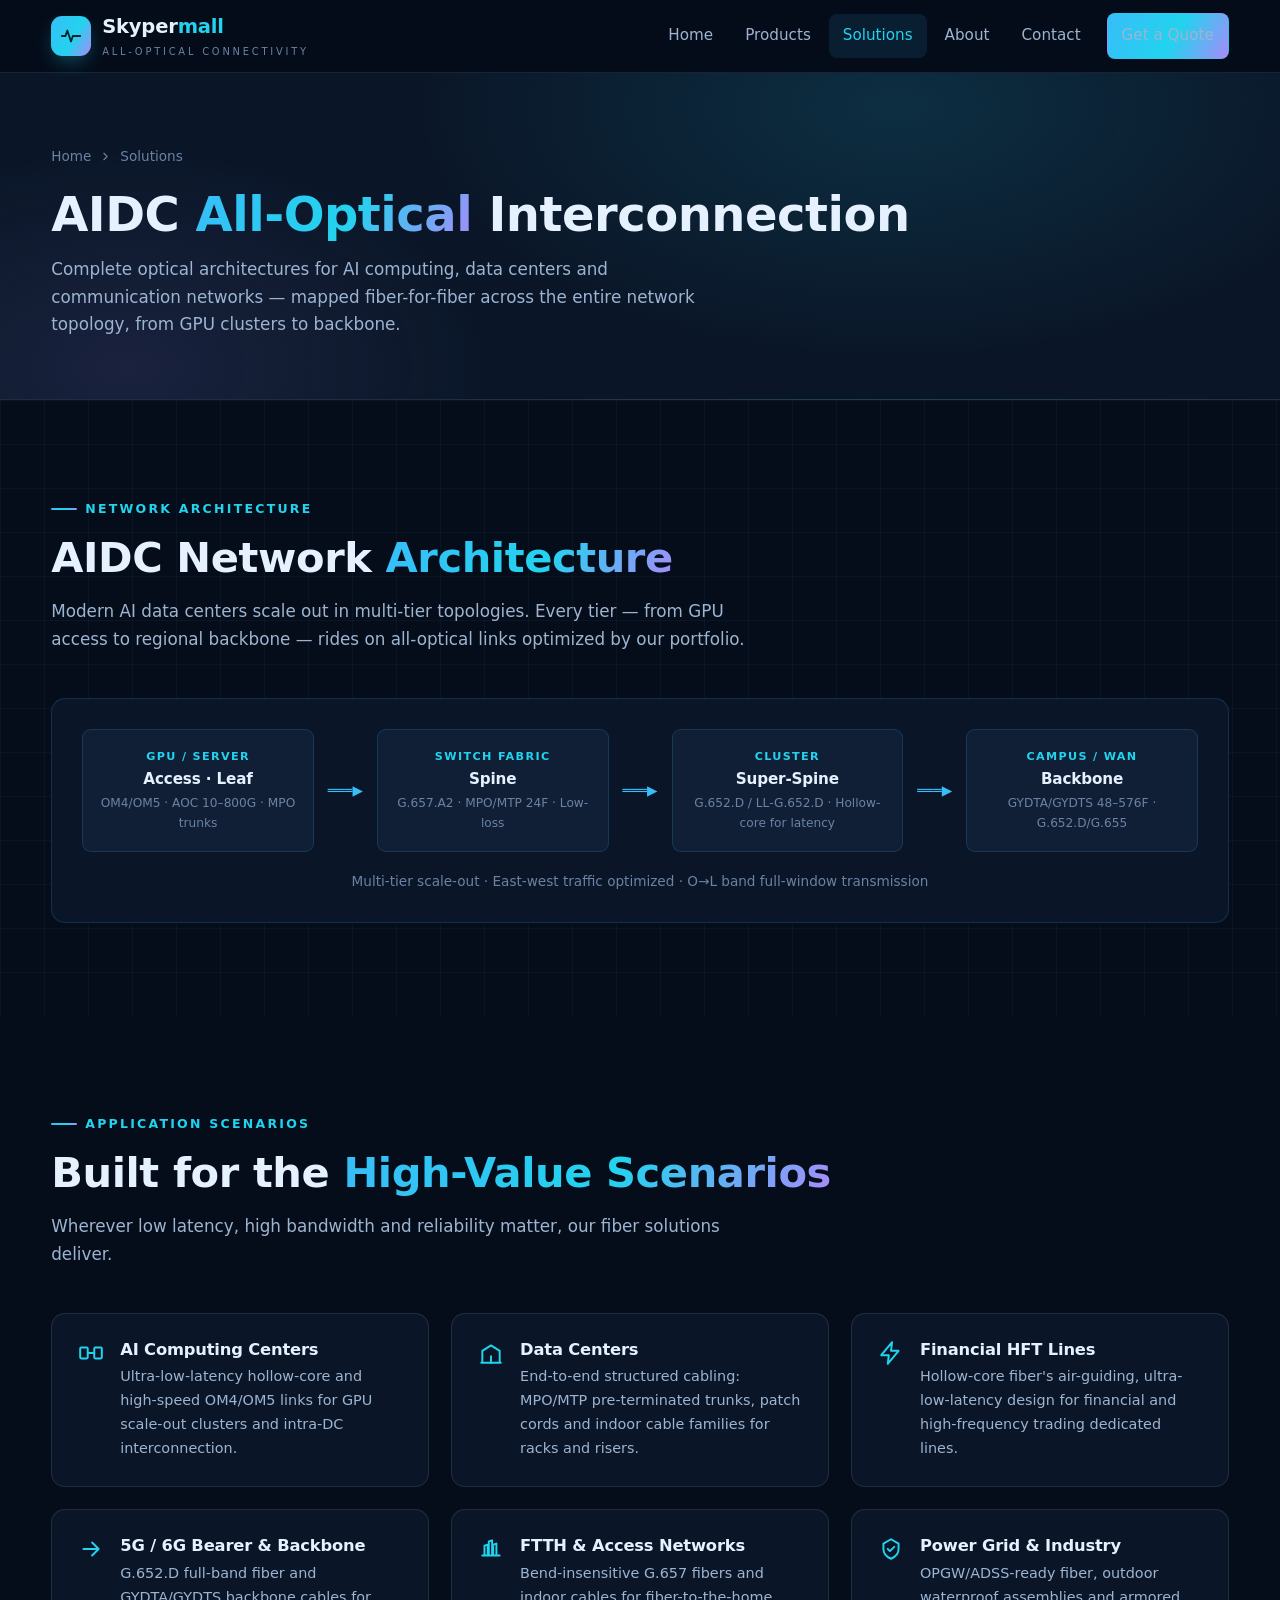
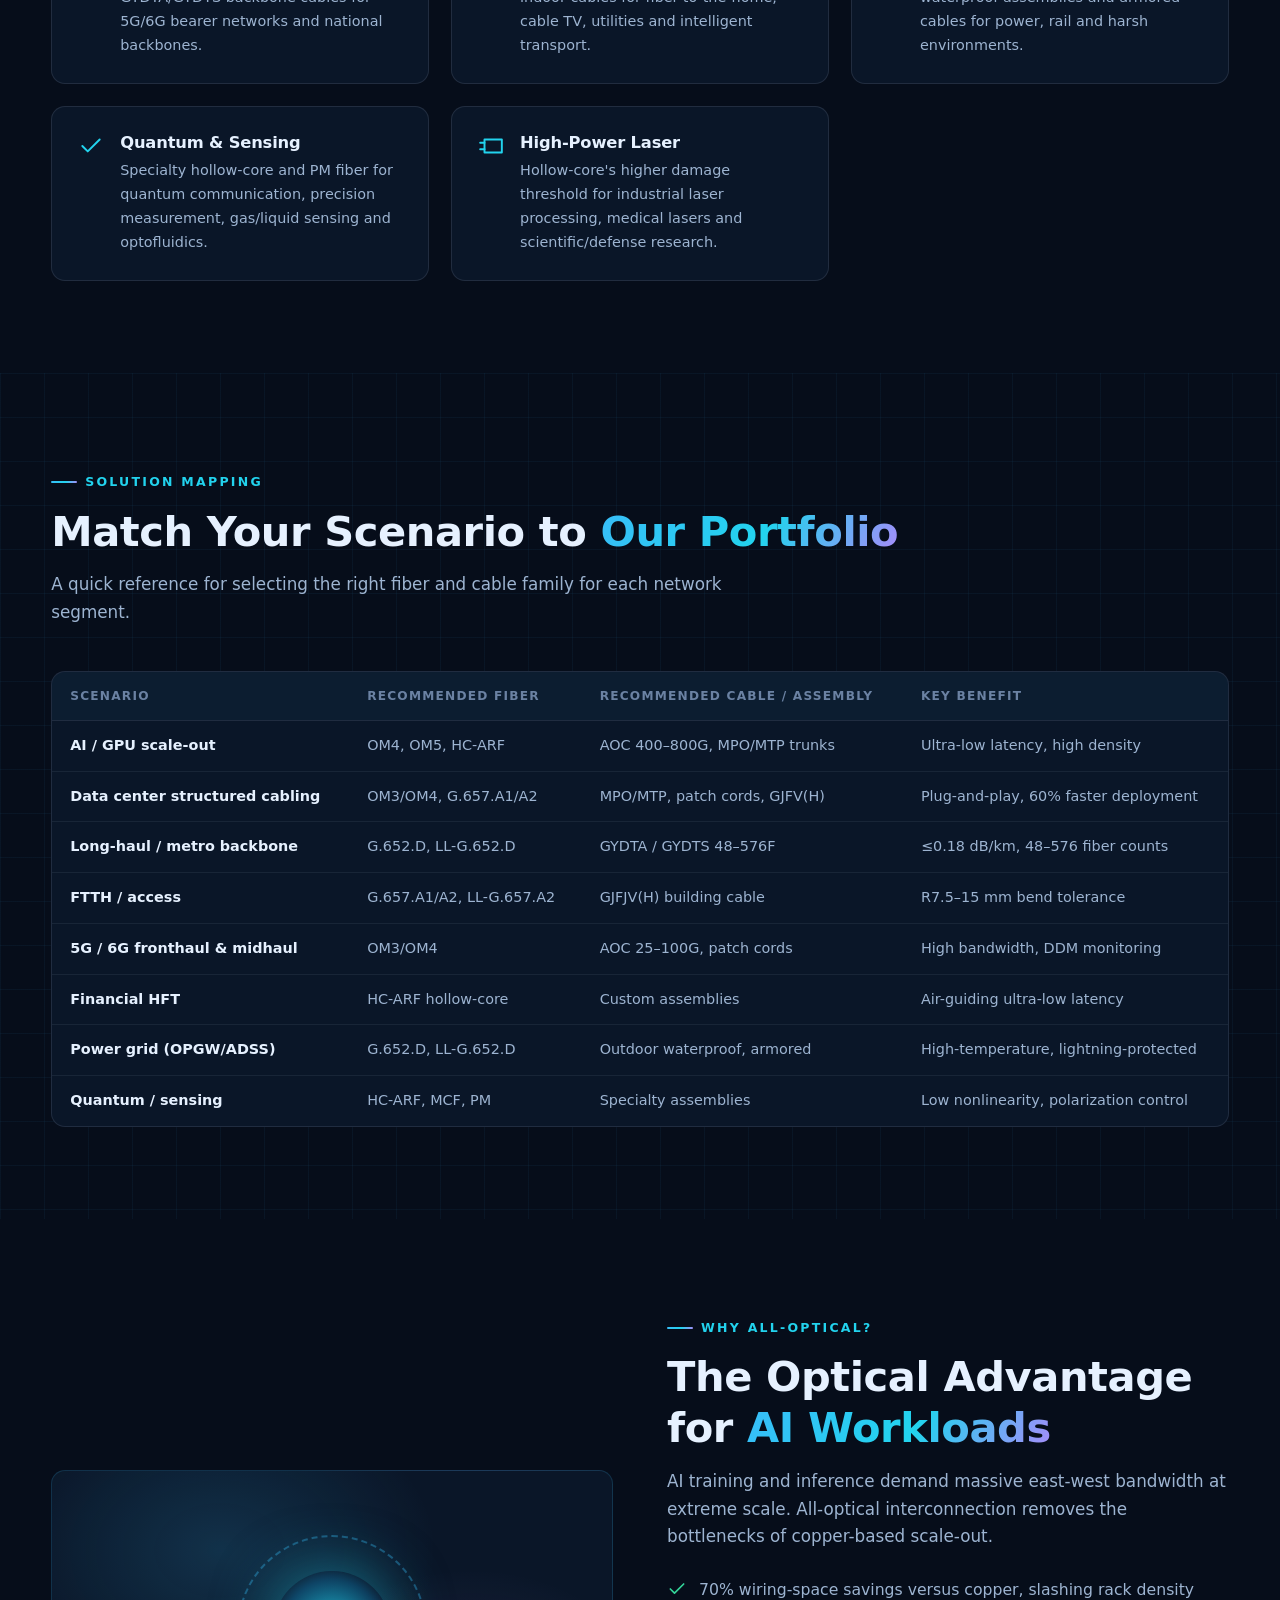
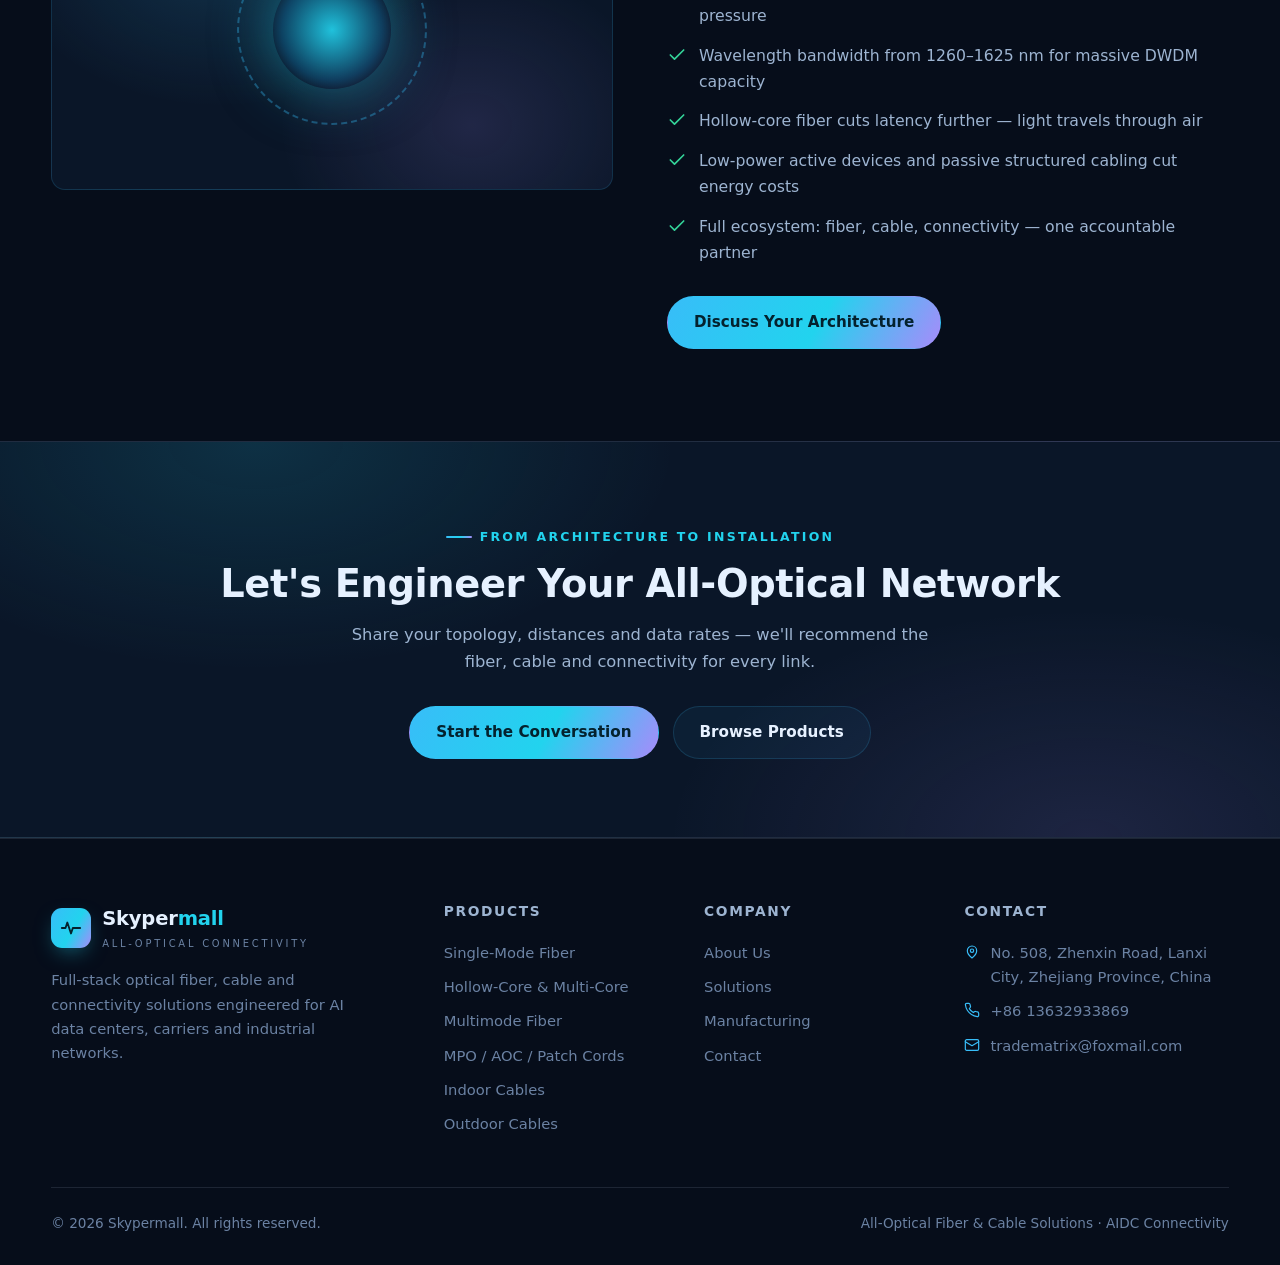
<file: solutions.html>
<!DOCTYPE html>
<html lang="en">
<head>
  <meta charset="UTF-8" />
  <meta name="viewport" content="width=device-width, initial-scale=1.0" />
  <title>Solutions — Skypermall AIDC All-Optical Interconnection</title>
  <meta name="description" content="AIDC all-optical interconnection solutions: AI data center architecture, low-latency interconnect, FTTH access, power grid and industrial networks built on Skypermall fiber and cable." />
  <link rel="stylesheet" href="css/style.css" />
  <link rel="icon" href="data:image/svg+xml,<svg xmlns='http://www.w3.org/2000/svg' viewBox='0 0 24 24'><circle cx='12' cy='12' r='9' fill='none' stroke='%2338bdf8' stroke-width='2'/><circle cx='12' cy='12' r='3' fill='%2322d3ee'/></svg>" />
</head>
<body>
  <header class="site-header">
    <div class="container nav">
      <a href="index.html" class="brand">
        <span class="brand-mark"><svg viewBox="0 0 24 24" fill="none" stroke="currentColor" stroke-width="2" stroke-linecap="round" stroke-linejoin="round"><path d="M2 12h4l2-6 4 12 2-6h8"/></svg></span>
        <span>
          <span class="brand-name">Skyper<span>mall</span></span>
          <span class="brand-tag">All-Optical Connectivity</span>
        </span>
      </a>
      <nav class="nav-links" id="nav-links">
        <a href="index.html">Home</a>
        <a href="products.html">Products</a>
        <a href="solutions.html">Solutions</a>
        <a href="about.html">About</a>
        <a href="contact.html">Contact</a>
        <span class="nav-cta"><a href="contact.html" class="btn btn-primary btn-sm">Get a Quote</a></span>
      </nav>
      <button class="nav-toggle" aria-label="Menu" aria-expanded="false">
        <svg viewBox="0 0 24 24" fill="none" stroke="currentColor" stroke-width="2" stroke-linecap="round"><use href="#icon-menu"/></svg>
      </button>
    </div>
  </header>

  <section class="page-hero">
    <div class="container">
      <nav class="breadcrumb">
        <a href="index.html">Home</a>
        <svg viewBox="0 0 24 24" fill="none" stroke="currentColor" stroke-width="2" stroke-linecap="round" stroke-linejoin="round"><path d="M9 6l6 6-6 6"/></svg>
        <span>Solutions</span>
      </nav>
      <h1>AIDC <span class="grad-text">All-Optical</span> Interconnection</h1>
      <p>Complete optical architectures for AI computing, data centers and communication networks — mapped fiber-for-fiber across the entire network topology, from GPU clusters to backbone.</p>
    </div>
  </section>

  <section class="bg-grid">
    <div class="container">
      <div class="sec-head reveal">
        <div>
          <span class="eyebrow">Network Architecture</span>
          <h2 class="section-title">AIDC Network <span class="grad-text">Architecture</span></h2>
          <p class="section-sub">Modern AI data centers scale out in multi-tier topologies. Every tier — from GPU access to regional backbone — rides on all-optical links optimized by our portfolio.</p>
        </div>
      </div>
      <div class="arch reveal">
        <div class="arch-row">
          <div class="arch-node">
            <div class="atag">GPU / Server</div>
            <h4>Access · Leaf</h4>
            <p>OM4/OM5 · AOC 10–800G · MPO trunks</p>
          </div>
          <div class="arch-link">═══▶</div>
          <div class="arch-node">
            <div class="atag">Switch Fabric</div>
            <h4>Spine</h4>
            <p>G.657.A2 · MPO/MTP 24F · Low-loss</p>
          </div>
          <div class="arch-link">═══▶</div>
          <div class="arch-node">
            <div class="atag">Cluster</div>
            <h4>Super-Spine</h4>
            <p>G.652.D / LL-G.652.D · Hollow-core for latency</p>
          </div>
          <div class="arch-link">═══▶</div>
          <div class="arch-node">
            <div class="atag">Campus / WAN</div>
            <h4>Backbone</h4>
            <p>GYDTA/GYDTS 48–576F · G.652.D/G.655</p>
          </div>
        </div>
        <p class="arch-note">Multi-tier scale-out · East-west traffic optimized · O→L band full-window transmission</p>
      </div>
    </div>
  </section>

  <section>
    <div class="container">
      <div class="sec-head reveal">
        <div>
          <span class="eyebrow">Application Scenarios</span>
          <h2 class="section-title">Built for the <span class="grad-text">High-Value Scenarios</span></h2>
          <p class="section-sub">Wherever low latency, high bandwidth and reliability matter, our fiber solutions deliver.</p>
        </div>
      </div>
      <div class="features">
        <div class="feature reveal">
          <div class="ficon"><svg viewBox="0 0 24 24" fill="none" stroke="currentColor" stroke-width="1.8" stroke-linecap="round" stroke-linejoin="round"><rect x="2" y="7" width="7" height="10" rx="1"/><rect x="15" y="7" width="7" height="10" rx="1"/><path d="M9 12h6"/></svg></div>
          <div><h4>AI Computing Centers</h4><p>Ultra-low-latency hollow-core and high-speed OM4/OM5 links for GPU scale-out clusters and intra-DC interconnection.</p></div>
        </div>
        <div class="feature reveal">
          <div class="ficon"><svg viewBox="0 0 24 24" fill="none" stroke="currentColor" stroke-width="1.8" stroke-linecap="round" stroke-linejoin="round"><path d="M3 21h18M4 21V10l8-5 8 5v11"/><path d="M12 21v-6"/></svg></div>
          <div><h4>Data Centers</h4><p>End-to-end structured cabling: MPO/MTP pre-terminated trunks, patch cords and indoor cable families for racks and risers.</p></div>
        </div>
        <div class="feature reveal">
          <div class="ficon"><svg viewBox="0 0 24 24" fill="none" stroke="currentColor" stroke-width="1.8" stroke-linecap="round" stroke-linejoin="round"><path d="M13 2L3 14h7l-1 8 10-12h-7l1-8z"/></svg></div>
          <div><h4>Financial HFT Lines</h4><p>Hollow-core fiber's air-guiding, ultra-low-latency design for financial and high-frequency trading dedicated lines.</p></div>
        </div>
        <div class="feature reveal">
          <div class="ficon"><svg viewBox="0 0 24 24" fill="none" stroke="currentColor" stroke-width="1.8" stroke-linecap="round" stroke-linejoin="round"><path d="M5 12h14M13 6l6 6-6 6"/></svg></div>
          <div><h4>5G / 6G Bearer & Backbone</h4><p>G.652.D full-band fiber and GYDTA/GYDTS backbone cables for 5G/6G bearer networks and national backbones.</p></div>
        </div>
        <div class="feature reveal">
          <div class="ficon"><svg viewBox="0 0 24 24" fill="none" stroke="currentColor" stroke-width="1.8" stroke-linecap="round" stroke-linejoin="round"><path d="M4 18h16M6 18V9l3-1v10M10 18V5l3-1v14M14 18V8l3-1v11"/></svg></div>
          <div><h4>FTTH & Access Networks</h4><p>Bend-insensitive G.657 fibers and indoor cables for fiber-to-the-home, cable TV, utilities and intelligent transport.</p></div>
        </div>
        <div class="feature reveal">
          <div class="ficon"><svg viewBox="0 0 24 24" fill="none" stroke="currentColor" stroke-width="1.8" stroke-linecap="round" stroke-linejoin="round"><path d="M12 3l7 4v5c0 5-3.5 7.5-7 9-3.5-1.5-7-4-7-9V7l7-4z"/><path d="M9 12l2 2 4-4"/></svg></div>
          <div><h4>Power Grid & Industry</h4><p>OPGW/ADSS-ready fiber, outdoor waterproof assemblies and armored cables for power, rail and harsh environments.</p></div>
        </div>
        <div class="feature reveal">
          <div class="ficon"><svg viewBox="0 0 24 24" fill="none" stroke="currentColor" stroke-width="1.8" stroke-linecap="round" stroke-linejoin="round"><path d="M20 6L9 17l-5-5"/></svg></div>
          <div><h4>Quantum & Sensing</h4><p>Specialty hollow-core and PM fiber for quantum communication, precision measurement, gas/liquid sensing and optofluidics.</p></div>
        </div>
        <div class="feature reveal">
          <div class="ficon"><svg viewBox="0 0 24 24" fill="none" stroke="currentColor" stroke-width="1.8" stroke-linecap="round" stroke-linejoin="round"><path d="M6 6h16v12H6z"/><path d="M2 9h4M2 15h4"/></svg></div>
          <div><h4>High-Power Laser</h4><p>Hollow-core's higher damage threshold for industrial laser processing, medical lasers and scientific/defense research.</p></div>
        </div>
      </div>
    </div>
  </section>

  <section class="bg-grid">
    <div class="container">
      <div class="sec-head reveal">
        <div>
          <span class="eyebrow">Solution Mapping</span>
          <h2 class="section-title">Match Your Scenario to <span class="grad-text">Our Portfolio</span></h2>
          <p class="section-sub">A quick reference for selecting the right fiber and cable family for each network segment.</p>
        </div>
      </div>
      <div class="table-wrap reveal">
        <table>
          <thead><tr><th>Scenario</th><th>Recommended Fiber</th><th>Recommended Cable / Assembly</th><th>Key Benefit</th></tr></thead>
          <tbody>
            <tr><td>AI / GPU scale-out</td><td>OM4, OM5, HC-ARF</td><td>AOC 400–800G, MPO/MTP trunks</td><td>Ultra-low latency, high density</td></tr>
            <tr><td>Data center structured cabling</td><td>OM3/OM4, G.657.A1/A2</td><td>MPO/MTP, patch cords, GJFV(H)</td><td>Plug-and-play, 60% faster deployment</td></tr>
            <tr><td>Long-haul / metro backbone</td><td>G.652.D, LL-G.652.D</td><td>GYDTA / GYDTS 48–576F</td><td>≤0.18 dB/km, 48–576 fiber counts</td></tr>
            <tr><td>FTTH / access</td><td>G.657.A1/A2, LL-G.657.A2</td><td>GJFJV(H) building cable</td><td>R7.5–15 mm bend tolerance</td></tr>
            <tr><td>5G / 6G fronthaul & midhaul</td><td>OM3/OM4</td><td>AOC 25–100G, patch cords</td><td>High bandwidth, DDM monitoring</td></tr>
            <tr><td>Financial HFT</td><td>HC-ARF hollow-core</td><td>Custom assemblies</td><td>Air-guiding ultra-low latency</td></tr>
            <tr><td>Power grid (OPGW/ADSS)</td><td>G.652.D, LL-G.652.D</td><td>Outdoor waterproof, armored</td><td>High-temperature, lightning-protected</td></tr>
            <tr><td>Quantum / sensing</td><td>HC-ARF, MCF, PM</td><td>Specialty assemblies</td><td>Low nonlinearity, polarization control</td></tr>
          </tbody>
        </table>
      </div>
    </div>
  </section>

  <section>
    <div class="container">
      <div class="split">
        <div class="split-visual">
          <div class="ring"></div>
        </div>
        <div>
          <span class="eyebrow">Why All-Optical?</span>
          <h2 class="section-title">The Optical Advantage for <span class="grad-text">AI Workloads</span></h2>
          <p class="section-sub">AI training and inference demand massive east-west bandwidth at extreme scale. All-optical interconnection removes the bottlenecks of copper-based scale-out.</p>
          <ul class="checks">
            <li><svg viewBox="0 0 24 24" fill="none" stroke="currentColor" stroke-width="2" stroke-linecap="round" stroke-linejoin="round"><path d="M20 6L9 17l-5-5"/></svg>70% wiring-space savings versus copper, slashing rack density pressure</li>
            <li><svg viewBox="0 0 24 24" fill="none" stroke="currentColor" stroke-width="2" stroke-linecap="round" stroke-linejoin="round"><path d="M20 6L9 17l-5-5"/></svg>Wavelength bandwidth from 1260–1625 nm for massive DWDM capacity</li>
            <li><svg viewBox="0 0 24 24" fill="none" stroke="currentColor" stroke-width="2" stroke-linecap="round" stroke-linejoin="round"><path d="M20 6L9 17l-5-5"/></svg>Hollow-core fiber cuts latency further — light travels through air</li>
            <li><svg viewBox="0 0 24 24" fill="none" stroke="currentColor" stroke-width="2" stroke-linecap="round" stroke-linejoin="round"><path d="M20 6L9 17l-5-5"/></svg>Low-power active devices and passive structured cabling cut energy costs</li>
            <li><svg viewBox="0 0 24 24" fill="none" stroke="currentColor" stroke-width="2" stroke-linecap="round" stroke-linejoin="round"><path d="M20 6L9 17l-5-5"/></svg>Full ecosystem: fiber, cable, connectivity — one accountable partner</li>
          </ul>
          <div style="margin-top:30px">
            <a href="contact.html" class="btn btn-primary">Discuss Your Architecture</a>
          </div>
        </div>
      </div>
    </div>
  </section>

  <section class="cta-band">
    <div class="container">
      <span class="eyebrow">From Architecture to Installation</span>
      <h2>Let's Engineer Your All-Optical Network</h2>
      <p>Share your topology, distances and data rates — we'll recommend the fiber, cable and connectivity for every link.</p>
      <div class="cta-actions">
        <a href="contact.html" class="btn btn-primary">Start the Conversation</a>
        <a href="products.html" class="btn btn-ghost">Browse Products</a>
      </div>
    </div>
  </section>

  <footer class="site-footer">
    <div class="container">
      <div class="footer-grid">
        <div class="footer-brand">
          <a href="index.html" class="brand">
            <span class="brand-mark"><svg viewBox="0 0 24 24" fill="none" stroke="currentColor" stroke-width="2" stroke-linecap="round" stroke-linejoin="round"><path d="M2 12h4l2-6 4 12 2-6h8"/></svg></span>
            <span>
              <span class="brand-name">Skyper<span>mall</span></span>
              <span class="brand-tag">All-Optical Connectivity</span>
            </span>
          </a>
          <p>Full-stack optical fiber, cable and connectivity solutions engineered for AI data centers, carriers and industrial networks.</p>
        </div>
        <div class="footer-col">
          <h4>Products</h4>
          <a href="products.html#single-mode">Single-Mode Fiber</a>
          <a href="products.html#specialty">Hollow-Core & Multi-Core</a>
          <a href="products.html#multimode">Multimode Fiber</a>
          <a href="products.html#passive">MPO / AOC / Patch Cords</a>
          <a href="products.html#indoor-cable">Indoor Cables</a>
          <a href="products.html#outdoor-cable">Outdoor Cables</a>
        </div>
        <div class="footer-col">
          <h4>Company</h4>
          <a href="about.html">About Us</a>
          <a href="solutions.html">Solutions</a>
          <a href="about.html#capability">Manufacturing</a>
          <a href="contact.html">Contact</a>
        </div>
        <div class="footer-col">
          <h4>Contact</h4>
          <ul class="footer-contact">
            <li><svg viewBox="0 0 24 24" fill="none" stroke="currentColor" stroke-width="1.8" stroke-linecap="round" stroke-linejoin="round"><path d="M12 21s-7-5.6-7-11a7 7 0 0114 0c0 5.4-7 11-7 11z"/><circle cx="12" cy="10" r="2.5"/></svg><span>No. 508, Zhenxin Road, Lanxi City, Zhejiang Province, China</span></li>
            <li><svg viewBox="0 0 24 24" fill="none" stroke="currentColor" stroke-width="1.8" stroke-linecap="round" stroke-linejoin="round"><path d="M22 16.9v3a2 2 0 01-2.2 2 19.8 19.8 0 01-8.6-3.1 19.5 19.5 0 01-6-6A19.8 19.8 0 012.1 4.2 2 2 0 014.1 2h3a2 2 0 012 1.7c.1.9.3 1.8.6 2.7a2 2 0 01-.5 2.1L8 9.9a16 16 0 006 6l1.4-1.2a2 2 0 012.1-.5c.9.3 1.8.5 2.7.6a2 2 0 011.7 2z"/></svg><span>+86 13632933869</span></li>
            <li><svg viewBox="0 0 24 24" fill="none" stroke="currentColor" stroke-width="1.8" stroke-linecap="round" stroke-linejoin="round"><rect x="2" y="4" width="20" height="16" rx="2"/><path d="M22 7l-10 6L2 7"/></svg><span>tradematrix@foxmail.com</span></li>
          </ul>
        </div>
      </div>
      <div class="footer-bottom">
        <span>&copy; <span class="footer-year">2026</span> Skypermall. All rights reserved.</span>
        <span>All-Optical Fiber & Cable Solutions · AIDC Connectivity</span>
      </div>
    </div>
  </footer>

  <button class="back-to-top" aria-label="Back to top">
    <svg viewBox="0 0 24 24" fill="none" stroke="currentColor" stroke-width="2" stroke-linecap="round" stroke-linejoin="round"><path d="M12 19V5M5 12l7-7 7 7"/></svg>
  </button>

  <svg width="0" height="0" style="position:absolute" aria-hidden="true">
    <defs>
      <symbol id="icon-menu" viewBox="0 0 24 24"><path d="M3 6h18M3 12h18M3 18h18"/></symbol>
      <symbol id="icon-close" viewBox="0 0 24 24"><path d="M18 6L6 18M6 6l12 12"/></symbol>
    </defs>
  </svg>

  <script src="js/main.js"></script>
</body>
</html>
</file>
<file: css/style.css>
:root {
  --bg: #060d1a;
  --bg-2: #0a1628;
  --bg-3: #0e1f38;
  --surface: #101f36;
  --surface-2: #16294a;
  --border: rgba(56, 189, 248, 0.16);
  --border-soft: rgba(148, 163, 184, 0.16);
  --primary: #38bdf8;
  --primary-strong: #0ea5e9;
  --accent: #22d3ee;
  --accent-2: #a78bfa;
  --gradient: linear-gradient(120deg, #38bdf8 0%, #22d3ee 55%, #a78bfa 100%);
  --text: #e6f1ff;
  --text-muted: #9db4d1;
  --text-dim: #6b82a3;
  --ok: #34d399;
  --warn: #fbbf24;
  --radius: 14px;
  --radius-sm: 9px;
  --shadow: 0 18px 50px -18px rgba(2, 12, 27, 0.9);
  --glow: 0 0 0 1px rgba(56, 189, 248, 0.28), 0 20px 60px -20px rgba(34, 211, 238, 0.35);
  --nav-h: 72px;
  --font: "Segoe UI", "Inter", "PingFang SC", "Microsoft YaHei", system-ui, -apple-system, sans-serif;
}

* { margin: 0; padding: 0; box-sizing: border-box; }

html { scroll-behavior: smooth; }

body {
  font-family: var(--font);
  background: var(--bg);
  color: var(--text);
  line-height: 1.65;
  font-size: 16px;
  -webkit-font-smoothing: antialiased;
  overflow-x: hidden;
}

a { color: var(--primary); text-decoration: none; transition: color 0.2s ease; }
a:hover { color: var(--accent); }

img, svg { max-width: 100%; display: block; }

ul { list-style: none; }

.container { width: min(1180px, 92%); margin: 0 auto; }

section { position: relative; padding: 92px 0; }

.bg-grid {
  background-image:
    linear-gradient(rgba(56, 189, 248, 0.05) 1px, transparent 1px),
    linear-gradient(90deg, rgba(56, 189, 248, 0.05) 1px, transparent 1px);
  background-size: 44px 44px;
}

/* ---------- Typography ---------- */
h1, h2, h3, h4 { line-height: 1.22; font-weight: 700; letter-spacing: -0.01em; }

.eyebrow {
  display: inline-flex;
  align-items: center;
  gap: 8px;
  font-size: 12.5px;
  font-weight: 700;
  letter-spacing: 0.18em;
  text-transform: uppercase;
  color: var(--accent);
  margin-bottom: 14px;
}
.eyebrow::before {
  content: "";
  width: 26px; height: 2px;
  background: var(--gradient);
  border-radius: 2px;
}

.section-title { font-size: clamp(1.8rem, 4vw, 2.6rem); margin-bottom: 14px; }
.section-sub { color: var(--text-muted); max-width: 720px; font-size: 1.05rem; }
.center { text-align: center; }
.center .section-sub { margin-left: auto; margin-right: auto; }

.grad-text {
  background: var(--gradient);
  -webkit-background-clip: text;
  background-clip: text;
  -webkit-text-fill-color: transparent;
  color: transparent;
}

/* ---------- Buttons ---------- */
.btn {
  display: inline-flex;
  align-items: center;
  justify-content: center;
  gap: 9px;
  padding: 13px 26px;
  border-radius: 999px;
  font-weight: 600;
  font-size: 0.95rem;
  border: 1px solid transparent;
  cursor: pointer;
  transition: all 0.22s ease;
  white-space: nowrap;
}
.btn svg { width: 17px; height: 17px; }
.btn-primary {
  background: var(--gradient);
  color: #04222e;
}
.btn-primary:hover {
  transform: translateY(-2px);
  box-shadow: 0 14px 34px -10px rgba(34, 211, 238, 0.55);
  color: #04222e;
}
.btn-ghost {
  background: rgba(56, 189, 248, 0.06);
  border-color: var(--border);
  color: var(--text);
}
.btn-ghost:hover {
  border-color: var(--primary);
  background: rgba(56, 189, 248, 0.12);
  transform: translateY(-2px);
  color: var(--text);
}
.btn-sm { padding: 9px 18px; font-size: 0.87rem; }

/* ---------- Header ---------- */
.site-header {
  position: sticky;
  top: 0;
  z-index: 100;
  backdrop-filter: blur(14px);
  -webkit-backdrop-filter: blur(14px);
  background: rgba(6, 13, 26, 0.82);
  border-bottom: 1px solid var(--border-soft);
}
.nav {
  height: var(--nav-h);
  display: flex;
  align-items: center;
  justify-content: space-between;
  gap: 24px;
}
.brand { display: flex; align-items: center; gap: 11px; color: var(--text); }
.brand:hover { color: var(--text); }
.brand-mark {
  width: 40px; height: 40px;
  border-radius: 11px;
  background: var(--gradient);
  display: grid;
  place-items: center;
  box-shadow: 0 8px 22px -8px rgba(34, 211, 238, 0.6);
}
.brand-mark svg { width: 22px; height: 22px; color: #04222e; }
.brand-name { font-weight: 800; font-size: 1.22rem; letter-spacing: -0.01em; }
.brand-name span { color: var(--accent); }
.brand-tag { display: block; font-size: 0.62rem; color: var(--text-dim); letter-spacing: 0.28em; text-transform: uppercase; margin-top: 1px; }

.nav-links { display: flex; align-items: center; gap: 4px; }
.nav-links a {
  color: var(--text-muted);
  font-weight: 500;
  font-size: 0.95rem;
  padding: 9px 14px;
  border-radius: 8px;
  transition: all 0.2s ease;
}
.nav-links a:hover { color: var(--text); background: rgba(56, 189, 248, 0.08); }
.nav-links a.active { color: var(--accent); background: rgba(56, 189, 248, 0.1); }

.nav-cta { margin-left: 8px; }

.nav-toggle {
  display: none;
  width: 44px; height: 44px;
  border-radius: 10px;
  background: rgba(56, 189, 248, 0.08);
  border: 1px solid var(--border);
  cursor: pointer;
  place-items: center;
}
.nav-toggle svg { width: 22px; height: 22px; color: var(--text); }

@media (max-width: 900px) {
  .nav-toggle { display: grid; }
  .nav-links {
    position: fixed;
    inset: var(--nav-h) 0 auto 0;
    flex-direction: column;
    align-items: stretch;
    gap: 4px;
    background: rgba(6, 13, 26, 0.98);
    border-bottom: 1px solid var(--border-soft);
    padding: 18px 6%;
    transform: translateY(-110%);
    opacity: 0;
    pointer-events: none;
    transition: all 0.3s ease;
  }
  .nav-links.open {
    transform: translateY(0);
    opacity: 1;
    pointer-events: auto;
  }
  .nav-links a { padding: 13px 14px; font-size: 1rem; }
  .nav-cta { margin: 10px 0 0 0; }
  .nav-cta .btn { width: 100%; }
}

/* ---------- Hero ---------- */
.hero {
  min-height: 88vh;
  display: flex;
  align-items: center;
  overflow: hidden;
  padding: 90px 0;
}
.hero::before {
  content: "";
  position: absolute;
  inset: 0;
  background:
    radial-gradient(900px 500px at 78% 18%, rgba(34, 211, 238, 0.16), transparent 60%),
    radial-gradient(800px 520px at 12% 88%, rgba(167, 139, 250, 0.12), transparent 60%),
    radial-gradient(600px 400px at 45% 45%, rgba(14, 165, 233, 0.1), transparent 60%);
  pointer-events: none;
}
.hero-inner {
  display: grid;
  grid-template-columns: 1.15fr 0.85fr;
  gap: 48px;
  align-items: center;
  position: relative;
}
.hero h1 {
  font-size: clamp(2.3rem, 5vw, 3.6rem);
  margin-bottom: 20px;
}
.hero p { color: var(--text-muted); font-size: 1.1rem; max-width: 560px; margin-bottom: 30px; }
.hero-actions { display: flex; gap: 14px; flex-wrap: wrap; }
.hero-meta { display: flex; gap: 28px; flex-wrap: wrap; margin-top: 42px; }
.hero-meta .stat-label { font-size: 0.78rem; color: var(--text-dim); letter-spacing: 0.06em; }
.hero-meta .stat-num { font-size: 1.15rem; font-weight: 700; color: var(--accent); }

.hero-visual { position: relative; }
.fiber-wrap {
  position: relative;
  aspect-ratio: 1 / 0.86;
  border-radius: var(--radius);
  overflow: hidden;
  border: 1px solid var(--border);
  background:
    radial-gradient(400px 300px at 30% 20%, rgba(56, 189, 248, 0.18), transparent 60%),
    radial-gradient(360px 300px at 75% 80%, rgba(167, 139, 250, 0.14), transparent 60%),
    var(--bg-2);
}
.fiber-lines { position: absolute; inset: 0; }
.fiber-lines span {
  position: absolute;
  height: 2px;
  background: linear-gradient(90deg, transparent, var(--primary), var(--accent), transparent);
  opacity: 0.9;
  border-radius: 2px;
  filter: drop-shadow(0 0 8px rgba(56, 189, 248, 0.8));
  animation: streak 7s linear infinite;
}
.fiber-lines span:nth-child(1) { top: 18%; left: -20%; width: 55%; animation-delay: 0s; }
.fiber-lines span:nth-child(2) { top: 34%; left: -30%; width: 62%; animation-delay: 1.4s; opacity: 0.7; }
.fiber-lines span:nth-child(3) { top: 52%; left: -15%; width: 48%; animation-delay: 2.6s; }
.fiber-lines span:nth-child(4) { top: 68%; left: -25%; width: 58%; animation-delay: 0.8s; opacity: 0.75; }
.fiber-lines span:nth-child(5) { top: 84%; left: -35%; width: 66%; animation-delay: 3.4s; }
@keyframes streak {
  0% { transform: translateX(0); opacity: 0; }
  12% { opacity: 1; }
  88% { opacity: 1; }
  100% { transform: translateX(240%); opacity: 0; }
}
.fiber-core {
  position: absolute;
  top: 50%; left: 50%;
  transform: translate(-50%, -50%);
  width: 34%; aspect-ratio: 1;
  border-radius: 50%;
  background: radial-gradient(circle at 35% 30%, rgba(34, 211, 238, 0.95), rgba(14, 165, 233, 0.55) 45%, rgba(6, 13, 26, 0.15) 75%);
  box-shadow: 0 0 80px rgba(34, 211, 238, 0.45);
  display: grid;
  place-items: center;
}
.fiber-core svg { width: 42%; height: 42%; color: #04222e; }
.fiber-badge {
  position: absolute;
  left: 50%;
  transform: translateX(-50%);
  bottom: 20px;
  width: 86%;
  padding: 13px 18px;
  border-radius: 12px;
  background: rgba(8, 18, 36, 0.85);
  border: 1px solid var(--border);
  backdrop-filter: blur(8px);
  display: flex;
  justify-content: space-between;
  align-items: center;
  font-size: 0.82rem;
  color: var(--text-muted);
}
.fiber-badge b { color: var(--accent); font-weight: 700; }

@media (max-width: 900px) {
  .hero-inner { grid-template-columns: 1fr; }
  .hero-visual { max-width: 460px; margin: 0 auto; }
}

/* ---------- Marquee ---------- */
.marquee {
  border-top: 1px solid var(--border-soft);
  border-bottom: 1px solid var(--border-soft);
  background: var(--bg-2);
  overflow: hidden;
  padding: 16px 0;
  position: relative;
}
.marquee-track {
  display: flex;
  gap: 56px;
  width: max-content;
  animation: scroll-x 30s linear infinite;
}
.marquee:hover .marquee-track { animation-play-state: paused; }
.marquee-track span {
  display: flex;
  align-items: center;
  gap: 10px;
  color: var(--text-dim);
  font-weight: 600;
  font-size: 0.92rem;
  letter-spacing: 0.05em;
  white-space: nowrap;
}
.marquee-track span::before { content: "◆"; color: var(--primary); font-size: 0.55rem; }
@keyframes scroll-x {
  0% { transform: translateX(0); }
  100% { transform: translateX(-50%); }
}

/* ---------- Stats band ---------- */
.stats-band { padding: 0; }
.stats-grid {
  display: grid;
  grid-template-columns: repeat(4, 1fr);
  gap: 22px;
}
.stat-card {
  padding: 34px 26px;
  border-radius: var(--radius);
  border: 1px solid var(--border-soft);
  background: linear-gradient(180deg, var(--surface), var(--bg-2));
  text-align: center;
  transition: transform 0.25s ease, border-color 0.25s ease;
}
.stat-card:hover { transform: translateY(-5px); border-color: var(--primary); }
.stat-card .num {
  font-size: clamp(1.9rem, 3.6vw, 2.6rem);
  font-weight: 800;
  background: var(--gradient);
  -webkit-background-clip: text;
  background-clip: text;
  -webkit-text-fill-color: transparent;
  line-height: 1.1;
}
.stat-card .lbl { color: var(--text-muted); font-size: 0.92rem; margin-top: 8px; }
@media (max-width: 860px) { .stats-grid { grid-template-columns: repeat(2, 1fr); } }
@media (max-width: 520px) { .stats-grid { grid-template-columns: 1fr; } }

/* ---------- Section headers ---------- */
.sec-head { display: flex; align-items: flex-end; justify-content: space-between; gap: 24px; margin-bottom: 44px; flex-wrap: wrap; }
.sec-head .section-sub { margin: 0; }

/* ---------- Product cards ---------- */
.cards { display: grid; grid-template-columns: repeat(3, 1fr); gap: 22px; }
.card {
  position: relative;
  display: flex;
  flex-direction: column;
  padding: 28px 26px;
  border-radius: var(--radius);
  border: 1px solid var(--border-soft);
  background: linear-gradient(180deg, var(--surface), var(--bg-2));
  transition: transform 0.25s ease, border-color 0.25s ease, box-shadow 0.25s ease;
  overflow: hidden;
}
.card:hover {
  transform: translateY(-6px);
  border-color: var(--primary);
  box-shadow: var(--glow);
}
.card::after {
  content: "";
  position: absolute;
  top: 0; left: 0; right: 0;
  height: 3px;
  background: var(--gradient);
  opacity: 0;
  transition: opacity 0.25s ease;
}
.card:hover::after { opacity: 1; }
.card .icon {
  width: 52px; height: 52px;
  border-radius: 13px;
  display: grid;
  place-items: center;
  background: rgba(56, 189, 248, 0.1);
  border: 1px solid var(--border);
  margin-bottom: 18px;
}
.card .icon svg { width: 26px; height: 26px; color: var(--accent); }
.card h3 { font-size: 1.14rem; margin-bottom: 8px; }
.card h3 a { color: var(--text); }
.card h3 a:hover { color: var(--accent); }
.card .desc { color: var(--text-muted); font-size: 0.93rem; flex: 1; margin-bottom: 16px; }
.card .meta {
  display: flex;
  flex-wrap: wrap;
  gap: 8px;
  margin-bottom: 16px;
}
.card .meta span {
  font-size: 0.74rem;
  color: var(--accent);
  background: rgba(34, 211, 238, 0.08);
  border: 1px solid var(--border);
  padding: 3px 10px;
  border-radius: 999px;
  font-weight: 600;
}
.card .more {
  display: inline-flex;
  align-items: center;
  gap: 6px;
  font-size: 0.9rem;
  font-weight: 600;
  color: var(--primary);
}
.card .more svg { width: 15px; height: 15px; transition: transform 0.2s ease; }
.card:hover .more svg { transform: translateX(4px); }

@media (max-width: 980px) { .cards { grid-template-columns: repeat(2, 1fr); } }
@media (max-width: 640px) { .cards { grid-template-columns: 1fr; } }

/* ---------- Feature list ---------- */
.features { display: grid; grid-template-columns: repeat(3, 1fr); gap: 22px; }
.feature {
  padding: 26px;
  border-radius: var(--radius);
  border: 1px solid var(--border-soft);
  background: rgba(16, 31, 54, 0.55);
  display: flex;
  gap: 16px;
  transition: border-color 0.25s ease, transform 0.25s ease;
}
.feature:hover { border-color: var(--primary); transform: translateY(-4px); }
.feature .ficon { flex: 0 0 auto; }
.feature .ficon svg { width: 26px; height: 26px; color: var(--accent); }
.feature h4 { font-size: 1.02rem; margin-bottom: 6px; }
.feature p { color: var(--text-muted); font-size: 0.9rem; }
@media (max-width: 900px) { .features { grid-template-columns: repeat(2, 1fr); } }
@media (max-width: 600px) { .features { grid-template-columns: 1fr; } }

/* ---------- Split feature ---------- */
.split { display: grid; grid-template-columns: 1fr 1fr; gap: 54px; align-items: center; }
.split .section-sub { margin: 0; }
.split-visual {
  border-radius: var(--radius);
  border: 1px solid var(--border);
  background:
    radial-gradient(360px 260px at 30% 25%, rgba(56, 189, 248, 0.16), transparent 60%),
    radial-gradient(320px 260px at 75% 80%, rgba(167, 139, 250, 0.14), transparent 60%),
    var(--bg-2);
  padding: 36px;
  min-height: 320px;
  display: grid;
  place-content: center;
  position: relative;
  overflow: hidden;
}
.split-visual .ring {
  width: 190px; height: 190px;
  border-radius: 50%;
  border: 2px dashed rgba(56, 189, 248, 0.35);
  display: grid;
  place-items: center;
  animation: spin 30s linear infinite;
}
.split-visual .ring::after {
  content: "";
  width: 118px; height: 118px;
  border-radius: 50%;
  background: radial-gradient(circle, rgba(34, 211, 238, 0.9), rgba(14, 165, 233, 0.25) 60%, transparent 75%);
  box-shadow: 0 0 60px rgba(34, 211, 238, 0.5);
}
@keyframes spin { to { transform: rotate(360deg); } }

.checks { margin-top: 26px; display: grid; gap: 14px; }
.checks li { display: flex; gap: 12px; align-items: flex-start; color: var(--text-muted); font-size: 0.98rem; }
.checks svg { width: 20px; height: 20px; flex: 0 0 auto; color: var(--ok); margin-top: 2px; }

@media (max-width: 900px) { .split { grid-template-columns: 1fr; gap: 36px; } }

/* ---------- Steps ---------- */
.steps { display: grid; grid-template-columns: repeat(3, 1fr); gap: 22px; counter-reset: step; }
.step {
  position: relative;
  padding: 30px 26px;
  border-radius: var(--radius);
  border: 1px solid var(--border-soft);
  background: linear-gradient(180deg, var(--surface), var(--bg-2));
}
.step::before {
  counter-increment: step;
  content: "0" counter(step);
  position: absolute;
  top: 18px; right: 22px;
  font-size: 2.4rem;
  font-weight: 800;
  color: rgba(56, 189, 248, 0.14);
  line-height: 1;
}
.step h3 { font-size: 1.08rem; margin-bottom: 8px; }
.step p { color: var(--text-muted); font-size: 0.92rem; }
@media (max-width: 900px) { .steps { grid-template-columns: 1fr; } }

/* ---------- Table ---------- */
.table-wrap {
  border-radius: var(--radius);
  border: 1px solid var(--border-soft);
  overflow-x: auto;
  background: var(--bg-2);
}
table { width: 100%; border-collapse: collapse; font-size: 0.9rem; min-width: 640px; }
thead th {
  text-align: left;
  padding: 14px 18px;
  font-size: 0.76rem;
  letter-spacing: 0.1em;
  text-transform: uppercase;
  color: var(--text-dim);
  border-bottom: 1px solid var(--border-soft);
  background: rgba(56, 189, 248, 0.04);
  white-space: nowrap;
}
tbody td {
  padding: 13px 18px;
  border-bottom: 1px solid rgba(148, 163, 184, 0.1);
  color: var(--text-muted);
  vertical-align: top;
}
tbody tr:last-child td { border-bottom: 0; }
tbody tr:hover td { background: rgba(56, 189, 248, 0.03); }
tbody td strong, tbody td b { color: var(--text); font-weight: 600; }
tbody td:first-child { color: var(--text); font-weight: 600; }

/* ---------- Tabs ---------- */
.tabs { display: flex; gap: 8px; flex-wrap: wrap; margin-bottom: 26px; }
.tab-btn {
  padding: 9px 18px;
  border-radius: 999px;
  border: 1px solid var(--border-soft);
  background: rgba(16, 31, 54, 0.5);
  color: var(--text-muted);
  font-weight: 600;
  font-size: 0.88rem;
  cursor: pointer;
  transition: all 0.2s ease;
}
.tab-btn:hover { border-color: var(--primary); color: var(--text); }
.tab-btn.active {
  background: var(--gradient);
  color: #04222e;
  border-color: transparent;
}
.tab-panel { display: none; }
.tab-panel.active { display: block; animation: fadeUp 0.4s ease; }

@keyframes fadeUp {
  from { opacity: 0; transform: translateY(12px); }
  to { opacity: 1; transform: translateY(0); }
}

/* ---------- Accordion ---------- */
.acc-item {
  border: 1px solid var(--border-soft);
  border-radius: var(--radius-sm);
  margin-bottom: 12px;
  background: rgba(16, 31, 54, 0.5);
  overflow: hidden;
}
.acc-head {
  width: 100%;
  display: flex;
  align-items: center;
  justify-content: space-between;
  gap: 16px;
  padding: 17px 20px;
  background: none;
  border: 0;
  color: var(--text);
  font-size: 1rem;
  font-weight: 600;
  text-align: left;
  cursor: pointer;
  font-family: inherit;
  transition: color 0.2s ease;
}
.acc-head:hover { color: var(--accent); }
.acc-head svg { width: 18px; height: 18px; color: var(--accent); flex: 0 0 auto; transition: transform 0.25s ease; }
.acc-item.open .acc-head svg { transform: rotate(45deg); }
.acc-body { display: none; padding: 0 20px 20px; color: var(--text-muted); font-size: 0.95rem; }
.acc-item.open .acc-body { display: block; animation: fadeUp 0.3s ease; }

/* ---------- CTA band ---------- */
.cta-band {
  border-top: 1px solid var(--border-soft);
  border-bottom: 1px solid var(--border-soft);
  background:
    radial-gradient(700px 380px at 20% 0%, rgba(34, 211, 238, 0.14), transparent 60%),
    radial-gradient(700px 380px at 85% 100%, rgba(167, 139, 250, 0.12), transparent 60%),
    var(--bg-2);
  text-align: center;
  padding: 78px 0;
}
.cta-band h2 { font-size: clamp(1.7rem, 4vw, 2.4rem); margin-bottom: 14px; }
.cta-band p { color: var(--text-muted); max-width: 620px; margin: 0 auto 30px; font-size: 1.02rem; }
.cta-actions { display: flex; gap: 14px; justify-content: center; flex-wrap: wrap; }

/* ---------- Footer ---------- */
.site-footer {
  border-top: 1px solid var(--border-soft);
  background: var(--bg);
  padding: 64px 0 30px;
}
.footer-grid { display: grid; grid-template-columns: 1.6fr 1fr 1fr 1.2fr; gap: 40px; margin-bottom: 46px; }
.footer-brand .brand { margin-bottom: 16px; }
.footer-brand p { color: var(--text-dim); font-size: 0.92rem; max-width: 320px; }
.footer-col h4 { font-size: 0.86rem; letter-spacing: 0.12em; text-transform: uppercase; color: var(--text-muted); margin-bottom: 16px; }
.footer-col a { display: block; color: var(--text-dim); font-size: 0.92rem; padding: 5px 0; }
.footer-col a:hover { color: var(--accent); }
.footer-contact li { display: flex; gap: 10px; color: var(--text-dim); font-size: 0.92rem; padding: 5px 0; align-items: flex-start; }
.footer-contact svg { width: 16px; height: 16px; color: var(--primary); flex: 0 0 auto; margin-top: 3px; }
.footer-bottom {
  border-top: 1px solid var(--border-soft);
  padding-top: 24px;
  display: flex;
  justify-content: space-between;
  gap: 14px;
  flex-wrap: wrap;
  color: var(--text-dim);
  font-size: 0.85rem;
}
@media (max-width: 900px) { .footer-grid { grid-template-columns: 1fr 1fr; } }
@media (max-width: 560px) { .footer-grid { grid-template-columns: 1fr; } }

/* ---------- Page hero (inner pages) ---------- */
.page-hero {
  padding: 72px 0 60px;
  border-bottom: 1px solid var(--border-soft);
  background:
    radial-gradient(800px 420px at 70% 10%, rgba(34, 211, 238, 0.13), transparent 60%),
    radial-gradient(600px 360px at 10% 90%, rgba(167, 139, 250, 0.1), transparent 60%),
    var(--bg-2);
}
.page-hero h1 { font-size: clamp(2rem, 4.5vw, 3rem); margin-bottom: 12px; }
.page-hero p { color: var(--text-muted); max-width: 680px; font-size: 1.05rem; }
.breadcrumb { display: flex; gap: 8px; align-items: center; font-size: 0.85rem; color: var(--text-dim); margin-bottom: 18px; }
.breadcrumb a { color: var(--text-dim); }
.breadcrumb a:hover { color: var(--accent); }
.breadcrumb svg { width: 13px; height: 13px; }

/* ---------- Forms ---------- */
.form-card {
  border-radius: var(--radius);
  border: 1px solid var(--border);
  background: linear-gradient(180deg, var(--surface), var(--bg-2));
  padding: 34px;
}
.field { margin-bottom: 18px; }
.field label { display: block; font-size: 0.86rem; font-weight: 600; color: var(--text-muted); margin-bottom: 8px; }
.field input, .field select, .field textarea {
  width: 100%;
  padding: 12px 14px;
  border-radius: var(--radius-sm);
  border: 1px solid var(--border-soft);
  background: rgba(6, 13, 26, 0.6);
  color: var(--text);
  font-size: 0.95rem;
  font-family: inherit;
  transition: border-color 0.2s ease;
  outline: none;
}
.field input:focus, .field select:focus, .field textarea:focus { border-color: var(--primary); }
.field textarea { resize: vertical; min-height: 120px; }
.field-row { display: grid; grid-template-columns: 1fr 1fr; gap: 18px; }
@media (max-width: 640px) { .field-row { grid-template-columns: 1fr; } }
.form-note { font-size: 0.8rem; color: var(--text-dim); margin-top: 10px; }
.form-status { margin-top: 16px; font-size: 0.92rem; font-weight: 600; }
.form-status.ok { color: var(--ok); }
.form-status.err { color: #f87171; }

/* ---------- Contact page ---------- */
.contact-grid { display: grid; grid-template-columns: 0.9fr 1.1fr; gap: 30px; align-items: start; }
.info-card {
  border-radius: var(--radius);
  border: 1px solid var(--border-soft);
  background: linear-gradient(180deg, var(--surface), var(--bg-2));
  padding: 28px;
  margin-bottom: 18px;
}
.info-card h3 { font-size: 1.05rem; margin-bottom: 12px; display: flex; align-items: center; gap: 10px; }
.info-card h3 svg { width: 20px; height: 20px; color: var(--accent); }
.info-card p { color: var(--text-muted); font-size: 0.94rem; }
.info-card a { color: var(--text-muted); }
.info-card a:hover { color: var(--accent); }
@media (max-width: 900px) { .contact-grid { grid-template-columns: 1fr; } }

/* ---------- About page ---------- */
.timeline { position: relative; padding-left: 28px; }
.timeline::before { content: ""; position: absolute; left: 7px; top: 4px; bottom: 4px; width: 2px; background: linear-gradient(var(--primary), var(--accent-2)); opacity: 0.5; }
.tl-item { position: relative; padding-bottom: 26px; }
.tl-item::before { content: ""; position: absolute; left: -26px; top: 5px; width: 12px; height: 12px; border-radius: 50%; background: var(--bg); border: 3px solid var(--accent); }
.tl-item h4 { font-size: 1.05rem; margin-bottom: 4px; }
.tl-item .tag { font-size: 0.76rem; color: var(--accent); font-weight: 700; letter-spacing: 0.06em; }
.tl-item p { color: var(--text-muted); font-size: 0.92rem; }

/* ---------- Solution scenario cards ---------- */
.scenario {
  border-radius: var(--radius);
  border: 1px solid var(--border-soft);
  background: linear-gradient(180deg, var(--surface), var(--bg-2));
  padding: 30px;
  transition: transform 0.25s ease, border-color 0.25s ease, box-shadow 0.25s ease;
}
.scenario:hover { transform: translateY(-5px); border-color: var(--primary); box-shadow: var(--glow); }
.scenario .icon { width: 48px; height: 48px; border-radius: 12px; display: grid; place-items: center; background: rgba(56, 189, 248, 0.1); border: 1px solid var(--border); margin-bottom: 16px; }
.scenario .icon svg { width: 24px; height: 24px; color: var(--accent); }
.scenario h3 { font-size: 1.12rem; margin-bottom: 8px; }
.scenario p { color: var(--text-muted); font-size: 0.92rem; margin-bottom: 14px; }
.scenario ul { display: grid; gap: 6px; }
.scenario ul li { color: var(--text-muted); font-size: 0.87rem; display: flex; gap: 8px; }
.scenario ul li::before { content: "•"; color: var(--primary); }

/* ---------- Architecture diagram ---------- */
.arch { border: 1px solid var(--border); border-radius: var(--radius); background: var(--bg-2); padding: 30px; overflow-x: auto; }
.arch-row { display: flex; gap: 14px; justify-content: center; align-items: center; min-width: 720px; }
.arch-node {
  flex: 1;
  border-radius: var(--radius-sm);
  border: 1px solid var(--border);
  background: var(--surface);
  padding: 18px 14px;
  text-align: center;
}
.arch-node .atag { font-size: 0.7rem; letter-spacing: 0.12em; color: var(--accent); text-transform: uppercase; font-weight: 700; }
.arch-node h4 { font-size: 0.95rem; margin: 4px 0; }
.arch-node p { font-size: 0.76rem; color: var(--text-dim); }
.arch-link { color: var(--primary); font-weight: 700; font-size: 0.85rem; white-space: nowrap; }
.arch-note { margin-top: 18px; color: var(--text-dim); font-size: 0.85rem; text-align: center; }

/* ---------- Misc ---------- */
.pill {
  display: inline-block;
  padding: 4px 12px;
  border-radius: 999px;
  font-size: 0.75rem;
  font-weight: 700;
  letter-spacing: 0.05em;
  background: rgba(34, 211, 238, 0.1);
  border: 1px solid var(--border);
  color: var(--accent);
}
.pill-warn { background: rgba(251, 191, 36, 0.1); color: var(--warn); border-color: rgba(251, 191, 36, 0.25); }
.pill-ok { background: rgba(52, 211, 153, 0.1); color: var(--ok); border-color: rgba(52, 211, 153, 0.25); }

.notice {
  border: 1px solid var(--border);
  border-left: 4px solid var(--primary);
  background: rgba(56, 189, 248, 0.05);
  border-radius: var(--radius-sm);
  padding: 16px 18px;
  color: var(--text-muted);
  font-size: 0.9rem;
  margin: 22px 0;
}

.reveal { opacity: 0; transform: translateY(26px); transition: opacity 0.6s ease, transform 0.6s ease; }
.reveal.visible { opacity: 1; transform: translateY(0); }

.back-to-top {
  position: fixed;
  right: 22px;
  bottom: 22px;
  z-index: 90;
  width: 46px; height: 46px;
  border-radius: 50%;
  border: 1px solid var(--border);
  background: rgba(16, 31, 54, 0.9);
  color: var(--accent);
  display: grid;
  place-items: center;
  cursor: pointer;
  opacity: 0;
  pointer-events: none;
  transform: translateY(12px);
  transition: all 0.25s ease;
}
.back-to-top.show { opacity: 1; pointer-events: auto; transform: translateY(0); }
.back-to-top:hover { background: var(--surface-2); }
.back-to-top svg { width: 20px; height: 20px; }

@media (prefers-reduced-motion: reduce) {
  *, *::before, *::after { animation: none !important; transition: none !important; }
  .reveal { opacity: 1; transform: none; }
}
</file>
